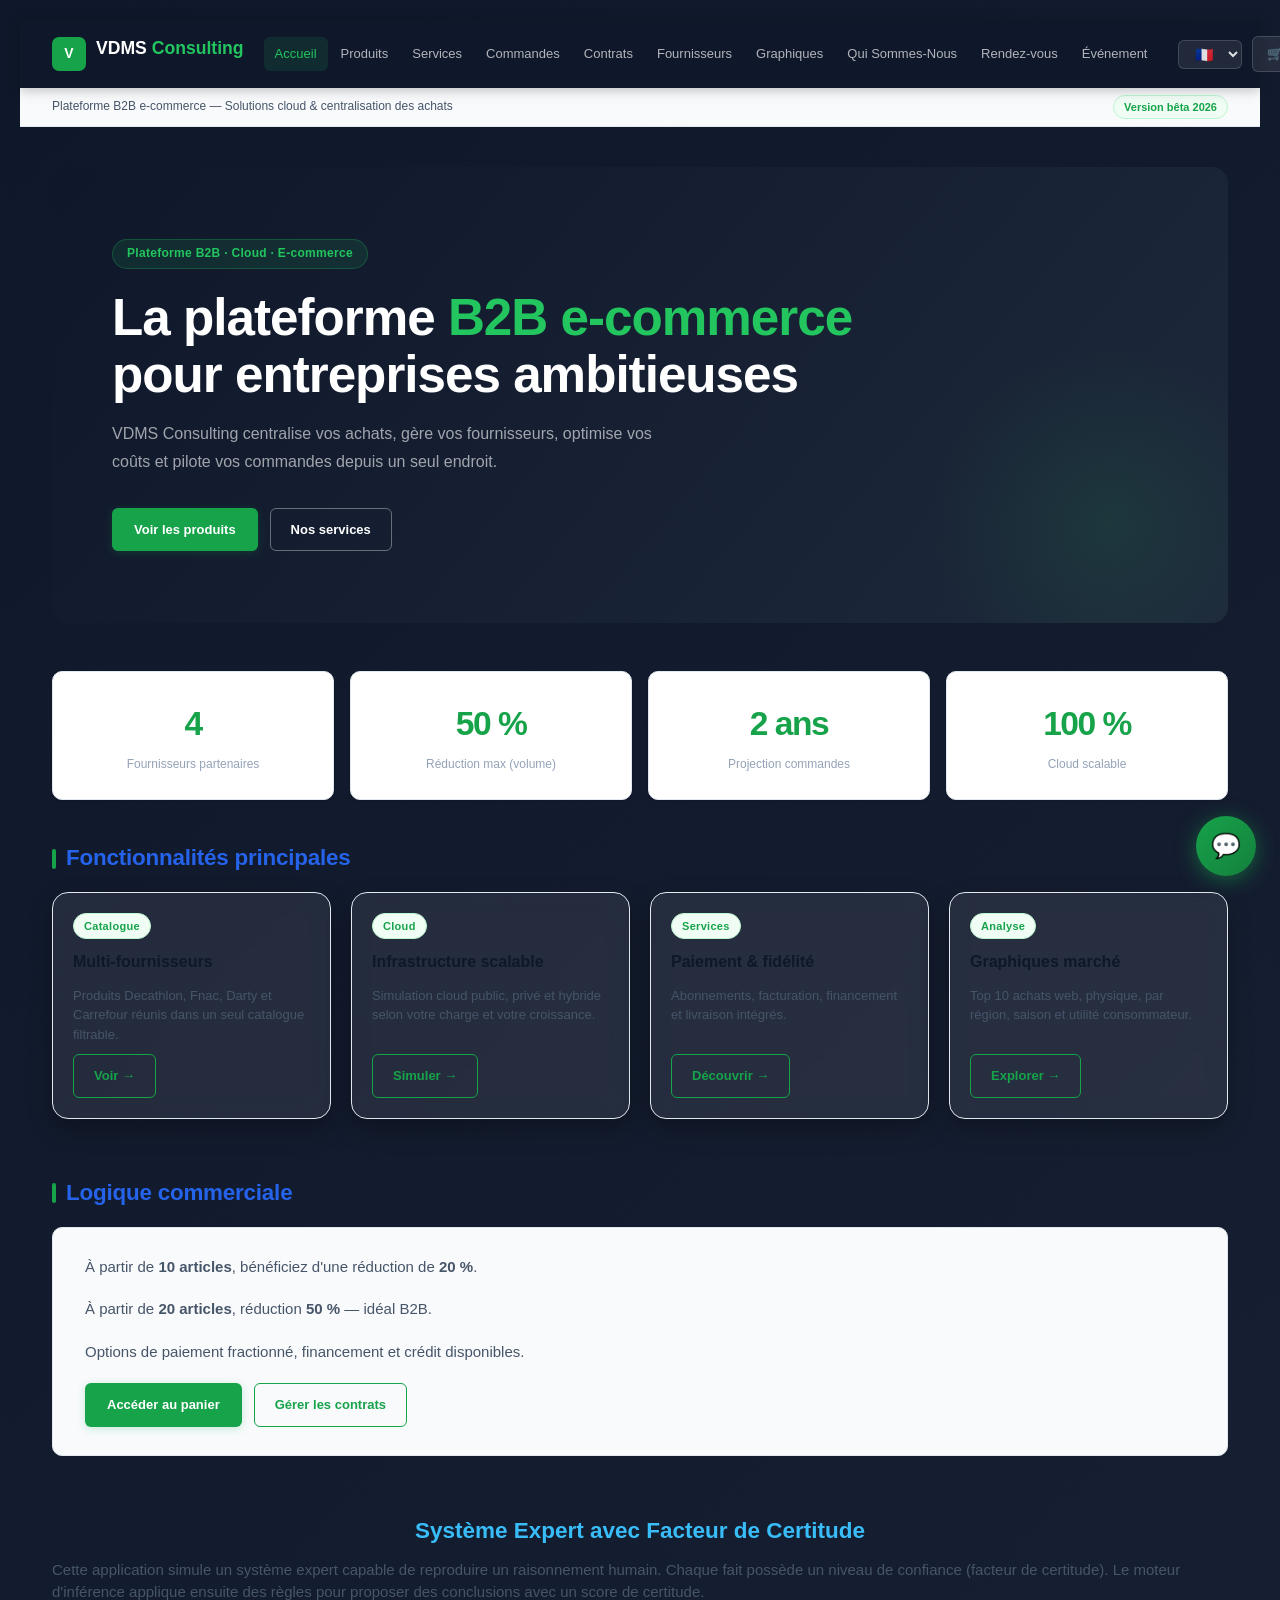
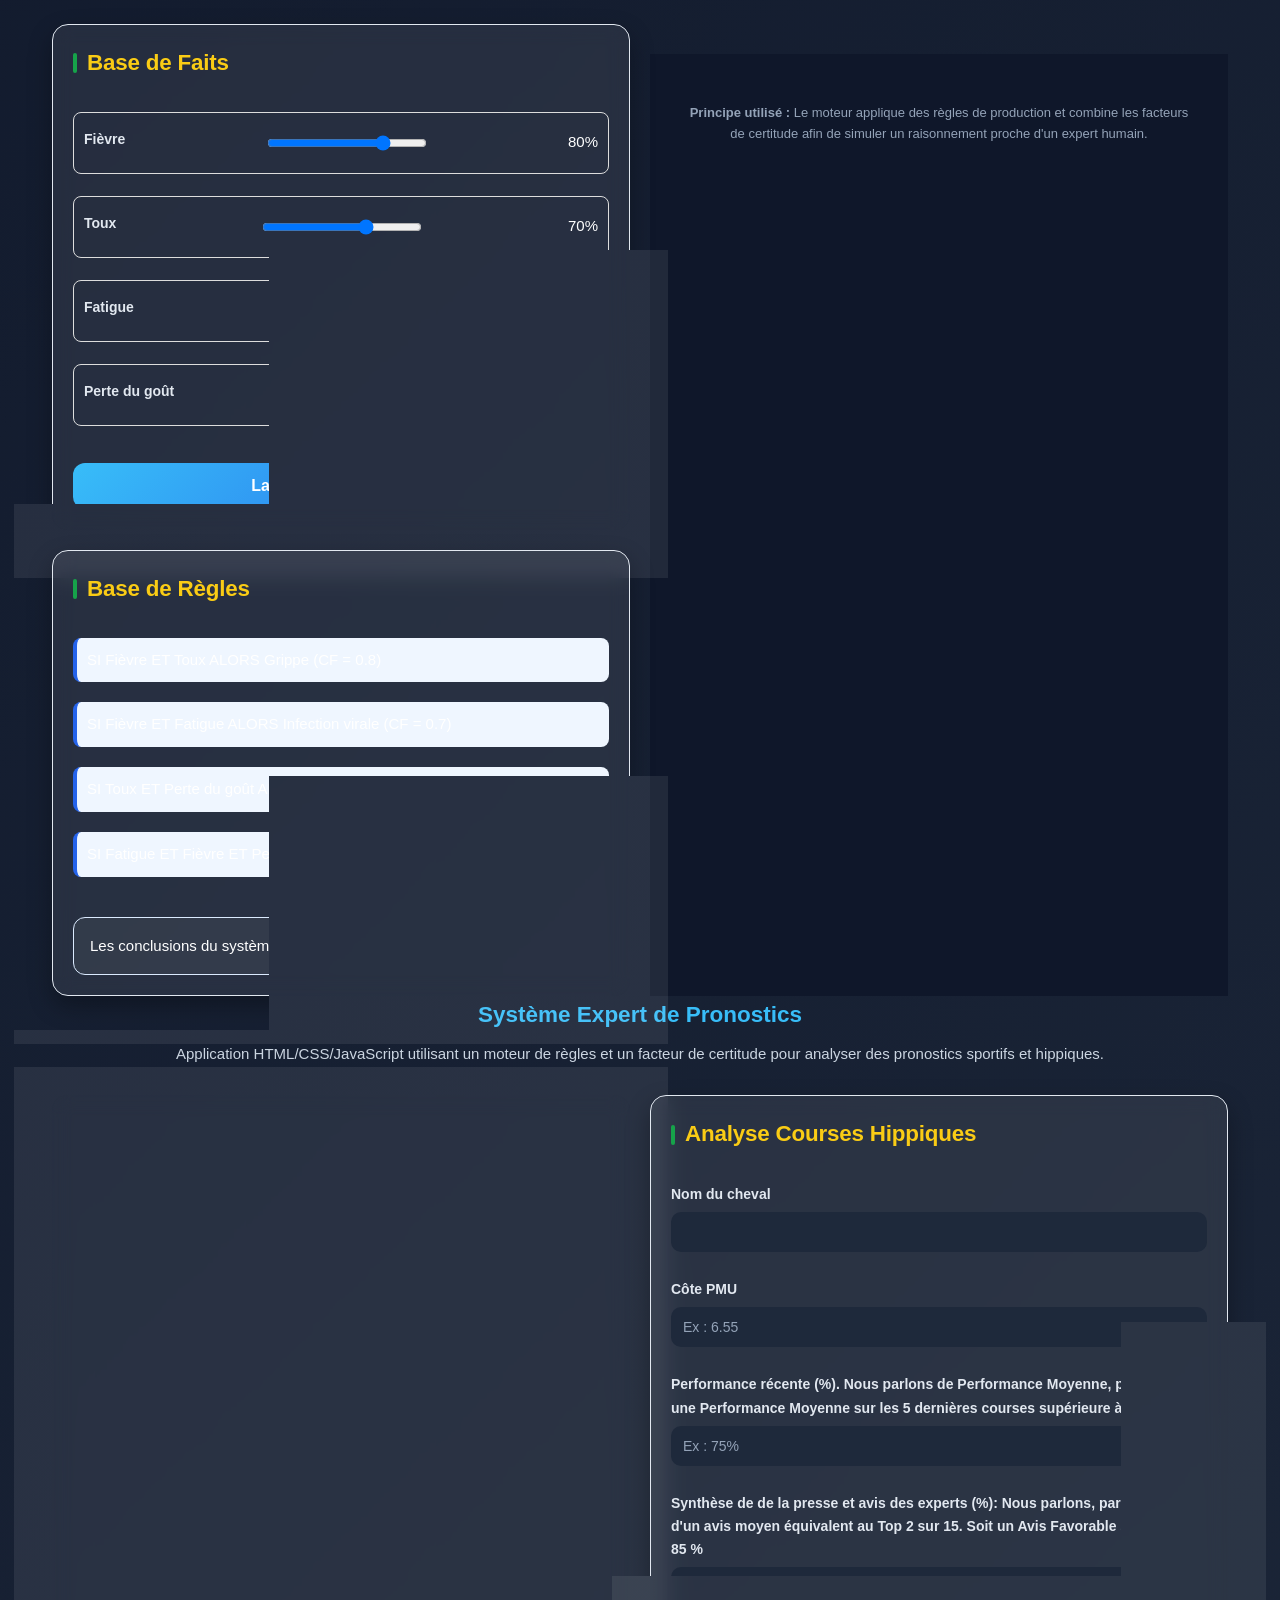
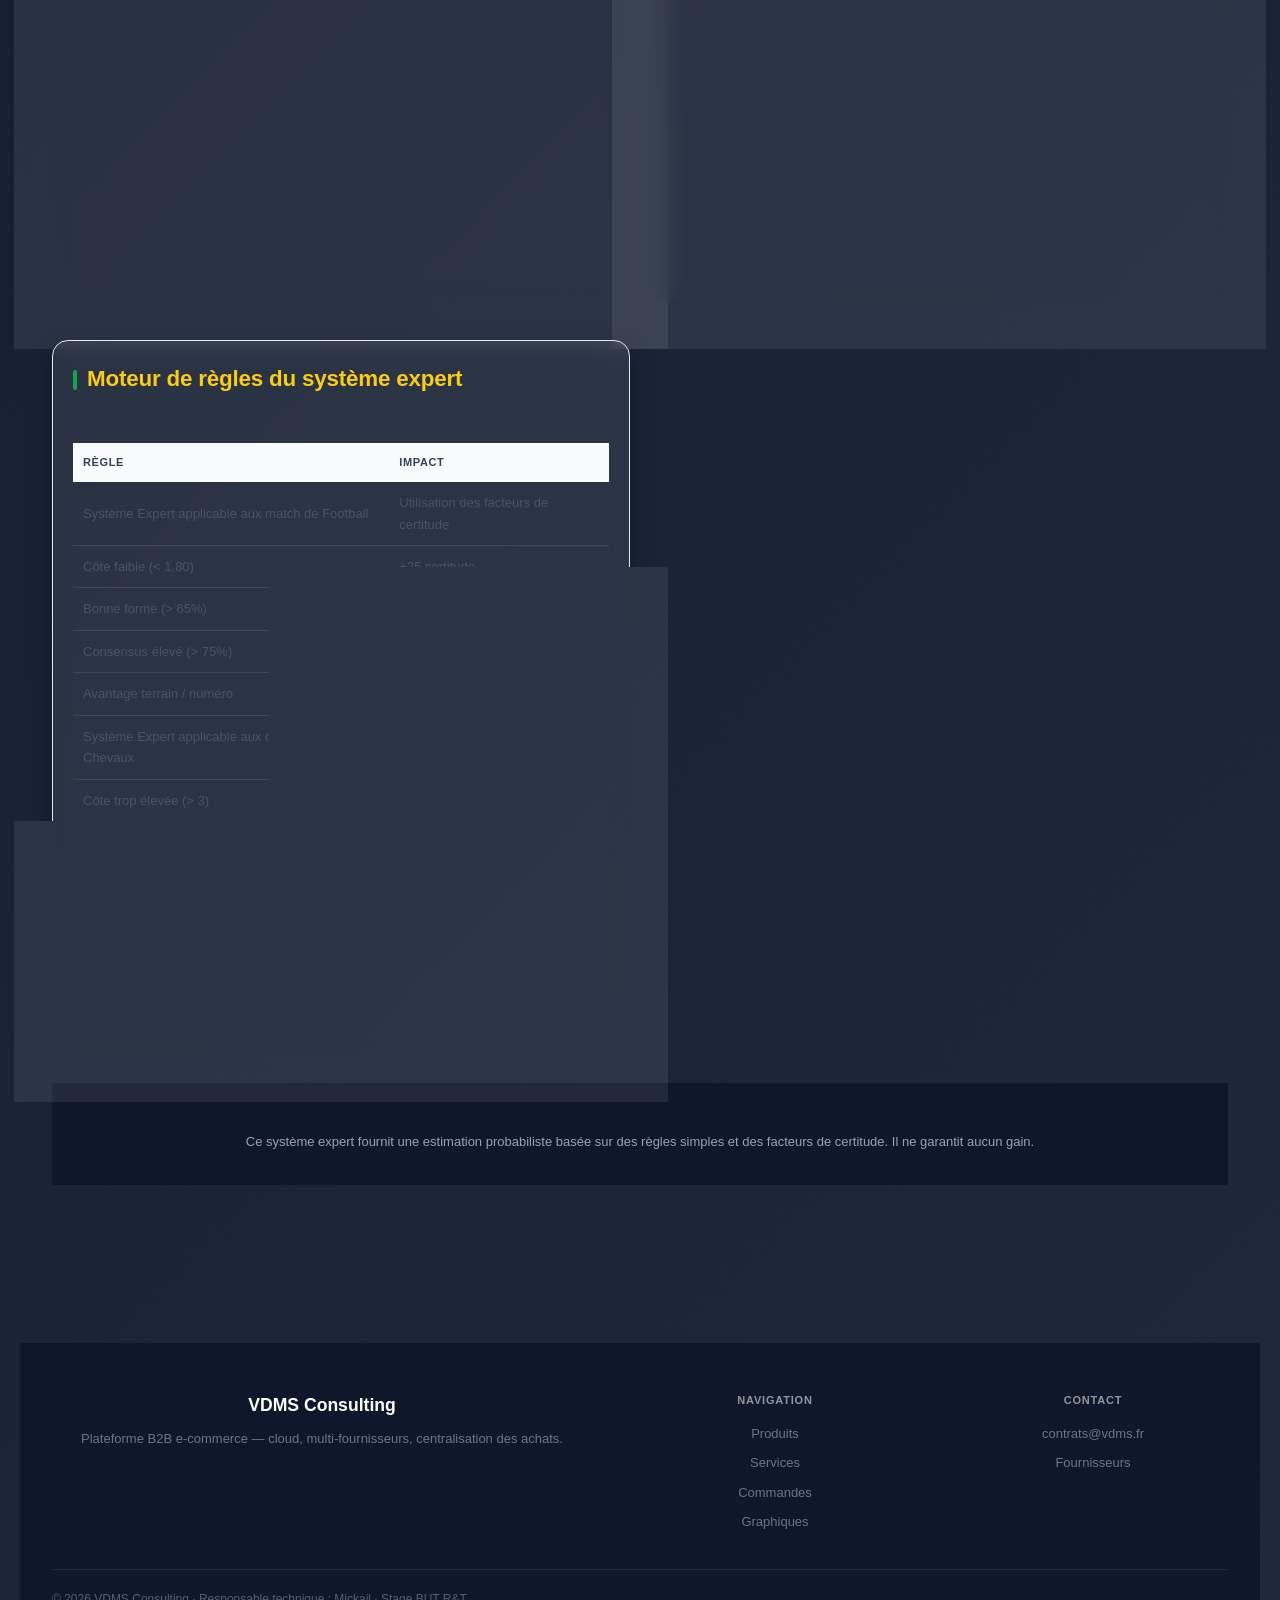
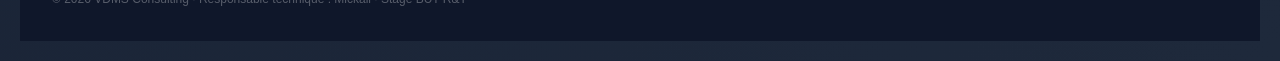
<file: index.html>
<!DOCTYPE html>
<html lang="fr" dir="ltr">
<head>
  <meta charset="UTF-8"/>
  <meta name="viewport" content="width=device-width, initial-scale=1.0"/>
  <title>VDMS Consulting — Plateforme B2B e-commerce</title>
  <meta name="description" content="VDMS Consulting — plateforme B2B e-commerce cloud, centralisation des achats, multi-fournisseurs."/>
  <link rel="stylesheet" href="style.css"/>
   <style>
    * {
      box-sizing: border-box;
      margin: 0;
      padding: 0;
      font-family: Arial, sans-serif;
    }

    body {
      background: #f4f7fb;
      color: #222;
      padding: 30px;
    }

    h1 {
      margin-bottom: 10px;
      color: #1e3a8a;
    }

    p {
      margin-bottom: 20px;
      line-height: 1.5;
    }

    .container {
      display: grid;
      grid-template-columns: 1fr 1fr;
      gap: 20px;
    }

    .card {
      background: white;
      border-radius: 14px;
      padding: 20px;
      box-shadow: 0 4px 12px rgba(0,0,0,0.08);
    }

    h2 {
      margin-bottom: 15px;
      color: #2563eb;
    }

    .fact {
      display: flex;
      justify-content: space-between;
      align-items: center;
      margin-bottom: 12px;
      padding: 10px;
      border: 1px solid #ddd;
      border-radius: 8px;
    }

    input[type="range"] {
      width: 160px;
    }

    .rule {
      background: #eff6ff;
      padding: 10px;
      border-radius: 8px;
      margin-bottom: 10px;
      border-left: 4px solid #2563eb;
    }

    button {
      margin-top: 15px;
      background: #2563eb;
      color: white;
      border: none;
      padding: 12px 18px;
      border-radius: 8px;
      cursor: pointer;
      transition: 0.2s;
      font-size: 15px;
    }

    button:hover {
      background: #1d4ed8;
    }

    .result {
      margin-top: 20px;
      padding: 15px;
      background: #f8fafc;
      border-radius: 10px;
      border: 1px solid #dbeafe;
    }

    .result-item {
      margin-bottom: 12px;
      padding: 10px;
      border-radius: 8px;
      background: white;
      border-left: 5px solid #16a34a;
    }

    .certainty {
      font-weight: bold;
      color: #dc2626;
    }

    .explanation {
      margin-top: 5px;
      font-size: 14px;
      color: #555;
    }

    .footer {
      margin-top: 30px;
      font-size: 14px;
      color: #666;
    }

    @media (max-width: 900px) {
      .container {
        grid-template-columns: 1fr;
      }
    }
  </style>

  <style>
    * {
      box-sizing: border-box;
      margin: 0;
      padding: 0;
      font-family: Arial, Helvetica, sans-serif;
    }

    body {
      background: linear-gradient(135deg, #0f172a, #1e293b);
      color: white;
      min-height: 100vh;
      padding: 20px;
    }

    .container {
      max-width: 1200px;
      margin: auto;
    }

    h1 {
      text-align: center;
      margin-bottom: 10px;
      color: #38bdf8;
    }

    p.description {
      text-align: center;
      margin-bottom: 30px;
      color: #cbd5e1;
    }

    .grid {
      display: grid;
      grid-template-columns: repeat(auto-fit, minmax(320px, 1fr));
      gap: 20px;
    }

    .card {
      background: rgba(255,255,255,0.08);
      backdrop-filter: blur(10px);
      border-radius: 16px;
      padding: 20px;
      box-shadow: 0 10px 25px rgba(0,0,0,0.3);
    }

    .card h2 {
      margin-bottom: 20px;
      color: #facc15;
    }

    .field {
      margin-bottom: 16px;
    }

    label {
      display: block;
      margin-bottom: 6px;
      color: #e2e8f0;
      font-size: 14px;
    }

    input, select {
      width: 100%;
      padding: 12px;
      border-radius: 10px;
      border: none;
      outline: none;
      background: #1e293b;
      color: white;
    }

    button {
      width: 100%;
      padding: 14px;
      border: none;
      border-radius: 12px;
      background: linear-gradient(135deg, #38bdf8, #2563eb);
      color: white;
      font-size: 16px;
      cursor: pointer;
      transition: 0.3s;
      font-weight: bold;
    }

    button:hover {
      transform: translateY(-2px);
      opacity: 0.95;
    }

    .result {
      margin-top: 20px;
      background: rgba(255,255,255,0.05);
      border-radius: 12px;
      padding: 16px;
      line-height: 1.6;
    }

    .badge {
      display: inline-block;
      padding: 6px 12px;
      border-radius: 999px;
      font-size: 12px;
      font-weight: bold;
      margin-top: 10px;
    }

    .high {
      background: #16a34a;
    }

    .medium {
      background: #ca8a04;
    }

    .low {
      background: #dc2626;
    }

    .rules {
      margin-top: 20px;
      font-size: 14px;
      color: #cbd5e1;
    }

    table {
      width: 100%;
      border-collapse: collapse;
      margin-top: 15px;
    }

    th, td {
      padding: 10px;
      border-bottom: 1px solid rgba(255,255,255,0.1);
      text-align: left;
    }

    .footer {
      margin-top: 30px;
      text-align: center;
      color: #94a3b8;
      font-size: 13px;
    }

  </style>

  <script>
    const sliders = document.querySelectorAll('input[type="range"]');

    sliders.forEach(slider => {
      slider.addEventListener('input', () => {
        document.getElementById(slider.id + 'Value').textContent = slider.value + '%';
      });
    });

    function executerSystemeExpert() {
      const faits = {
        fievre: parseInt(document.getElementById('fievre').value) / 100,
        toux: parseInt(document.getElementById('toux').value) / 100,
        fatigue: parseInt(document.getElementById('fatigue').value) / 100,
        gout: parseInt(document.getElementById('gout').value) / 100
      };

      const regles = [
        {
          conclusion: 'Grippe',
          conditions: ['fievre', 'toux'],
          certitude: 0.8,
          description: 'Présence simultanée de fièvre et de toux.'
        },
        {
          conclusion: 'Infection virale',
          conditions: ['fievre', 'fatigue'],
          certitude: 0.7,
          description: 'Association fréquente entre fatigue et fièvre.'
        },
        {
          conclusion: 'COVID-19',
          conditions: ['toux', 'gout'],
          certitude: 0.9,
          description: 'La perte du goût est fortement corrélée au COVID-19.'
        },
        {
          conclusion: 'COVID-19 sévère',
          conditions: ['fatigue', 'fievre', 'gout'],
          certitude: 0.95,
          description: 'Plusieurs symptômes critiques détectés simultanément.'
        }
      ];

      const conclusions = [];

      regles.forEach(regle => {
        const niveauConfiance = Math.min(
          ...regle.conditions.map(condition => faits[condition])
        );

        const facteurFinal = niveauConfiance * regle.certitude;

        if (facteurFinal > 0.2) {
          conclusions.push({
            conclusion: regle.conclusion,
            certitude: facteurFinal,
            explication: regle.description
          });
        }
      });

      conclusions.sort((a, b) => b.certitude - a.certitude);

      afficherResultats(conclusions);
    }

    function afficherResultats(conclusions) {
      const zone = document.getElementById('resultats');

      if (conclusions.length === 0) {
        zone.innerHTML = '<p>Aucune conclusion fiable trouvée.</p>';
        return;
      }

      let html = '<h3>Conclusions générées</h3>';

      conclusions.forEach(item => {
        html += `
          <div class="result-item">
            <strong>${item.conclusion}</strong><br>
            Facteur de certitude :
            <span class="certainty">
              ${(item.certitude * 100).toFixed(1)}%
            </span>
            <div class="explanation">
              ${item.explication}
            </div>
          </div>
        `;
      });

      zone.innerHTML = html;
    }
  </script>   

  <script>

    function calculerFacteurCertitude(data) {
      let score = 0;
      let explications = [];

      if (data.odds < 1.8) {
        score += 25;
        explications.push("✔ Côte faible favorable");
      }

      if (data.odds > 3) {
        score -= 20;
        explications.push("✖ Côte élevée = risque important");
      }

      if (data.form > 65) {
        score += 25;
        explications.push("✔ Excellente forme récente");
      }

      if (data.form < 35) {
        score -= 20;
        explications.push("✖ Mauvaise dynamique récente");
      }

      if (data.experts > 75) {
        score += 25;
        explications.push("✔ Consensus élevé des pronostiqueurs");
      }

      if (data.experts < 55) {
        score -= 20;
        explications.push("✖ Faible confiance des experts");
      }

      if (data.advantage === 'oui') {
        score += 25;
        explications.push("✔ Avantage stratégique détecté");
      }

      score = Math.max(0, Math.min(score, 100));

      return {
        score,
        explications
      };
    }

     function calculerFacteurCertitudeCheval(data) {
      let score = 0;
      let explications = [];

      if (data.odds < 10) {
        score += 25;
        explications.push("✔ Côte faible favorable");
      }

      if (data.odds > 12 ) {
        score -= 20;
        explications.push("✖ Côte élevée = risque important");
      }

      if (data.form > 45) {
        score += 25;
        explications.push("✔ Excellente forme récente");
      }

      if (data.form < 35) {
        score -= 20;
        explications.push("✖ Mauvaise dynamique récente");
      }

      if (data.experts > 75) {
        score += 25;
        explications.push("✔ Consensus élevé des pronostiqueurs");
      }

      if (data.experts < 55) {
        score -= 20;
        explications.push("✖ Faible confiance des experts");
      }

      if (data.advantage === 'oui') {
        score += 25;
        explications.push("✔ Avantage stratégique détecté");
      }

      score = Math.max(0, Math.min(score, 100));

      return {
        score,
        explications
      };
    }

    function niveauConfiance(score) {
      if(score >= 75) {
        return {
          label: 'Forte confiance',
          className: 'high'
        };
      }

      if(score >= 50) {
        return {
          label: 'Confiance moyenne',
          className: 'medium'
        };
      }

      return {
        label: 'Faible confiance',
        className: 'low'
      };
    }

    function analyserFootball() {
      const team = document.getElementById('team').value;
      const odds = parseFloat(document.getElementById('odds').value);
      const form = parseInt(document.getElementById('form').value);
      const experts = parseInt(document.getElementById('experts').value);
      const advantage = document.getElementById('homeAdvantage').value;

      const resultat = calculerFacteurCertitude({
        odds,
        form,
        experts,
        advantage
      });

      const niveau = niveauConfiance(resultat.score);

      let prediction = 'Match imprévisible';

      if(resultat.score >= 75) {
        prediction = `${team} possède un profil très favorable pour la victoire.`;
      } else if(resultat.score >= 50) {
        prediction = `${team} présente des indicateurs intéressants mais le risque reste modéré.`;
      } else {
        prediction = `${team} présente trop d'incertitudes pour un pari sécurisé.`;
      }

      document.getElementById('footballResult').innerHTML = `
        <h3>Analyse IA du match</h3>
        <p><strong>Prédiction :</strong> ${prediction}</p>
        <p><strong>Facteur de certitude :</strong> ${resultat.score}%</p>
        <div class="badge ${niveau.className}">${niveau.label}</div>
        <ul style="margin-top:15px; padding-left:20px;">
          ${resultat.explications.map(e => `<li>${e}</li>`).join('')}
        </ul>
      `;
    }

    function analyserCheval() {
      const horse = document.getElementById('horse').value;
      const odds = parseFloat(document.getElementById('horseOdds').value);
      const form = parseInt(document.getElementById('horseForm').value);
      const experts = parseInt(document.getElementById('horseExperts').value);
      const advantage = document.getElementById('horseNumberAdvantage').value;

      const resultat = calculerFacteurCertitudeCheval({
        odds,
        form,
        experts,
        advantage
      });

      const niveau = niveauConfiance(resultat.score);

      let prediction = 'Course très ouverte';

      if(resultat.score >= 75) {
        prediction = `${horse} possède un excellent profil statistique pour finir placé.`;
      } else if(resultat.score >= 50) {
        prediction = `${horse} peut créer une opportunité intéressante selon la stratégie de jeu.`;
      } else {
        prediction = `${horse} semble présenter un risque élevé selon les règles du système expert.`;
      }

      document.getElementById('horseResult').innerHTML = `
        <h3>Analyse IA de la course</h3>
        <p><strong>Prédiction :</strong> ${prediction}</p>
        <p><strong>Facteur de certitude :</strong> ${resultat.score}%</p>
        <div class="badge ${niveau.className}">${niveau.label}</div>
        <ul style="margin-top:15px; padding-left:20px;">
          ${resultat.explications.map(e => `<li>${e}</li>`).join('')}
        </ul>
      `;
    }

  </script>

  </head>
<body>

<!-- HEADER -->
<header>
  <div class="header-inner">
    <a class="logo-block" href="index.html">
      <div class="logo-icon">V</div>
      <h1>VDMS <em>Consulting</em></h1>
    </a>
    <button class="burger" onclick="toggleMenu()" aria-label="Menu"><span></span><span></span><span></span></button>
    <nav id="nav-menu">
      <a href="index.html" class="active" data-i18n="nav_home">Accueil</a>
      <a href="produits.html" data-i18n="nav_products">Produits</a>
      <a href="services.html" data-i18n="nav_services">Services</a>
      <a href="commandes.html" data-i18n="nav_orders">Commandes</a>
      <a href="contrats.html" data-i18n="nav_contracts">Contrats</a>
      <a href="fournisseurs.html" data-i18n="nav_suppliers">Fournisseurs</a>
      <a href="graphiques.html" data-i18n="nav_charts">Graphiques</a>
      <a href="qui-sommes-nous.html">Qui Sommes-Nous</a>
      <a href="rendez-vous.html">Rendez-vous</a>
      <a href="evenement.html">Événement</a>
    </nav>
    <div class="header-right">
            <select class="lang-select" id="lang-select" title="Language">
        <option value="fr">🇫🇷</option>
        <option value="en">🇬🇧</option>
        <option value="es">🇪🇸</option>
        <option value="de">🇩🇪</option>
        <option value="zh">🇨🇳</option>
        <option value="ar">🇸🇦</option>
      </select>
      <a class="panier-link" href="panier.html">
        🛒 <span data-i18n="nav_cart">Panier</span>
        <span class="compteur-panier">0</span>
      </a>
    </div>
  </div>
</header>

<!-- TOPBAR -->
<div class="topbar">
  <div class="topbar-inner">
    <span data-i18n="topbar_msg">Plateforme B2B e-commerce — Solutions cloud & centralisation des achats</span>
    <span class="topbar-tag" data-i18n="topbar_tag">Version bêta 2026</span>
  </div>
</div>

<main>
     <!-- HERO -->
  <div class="hero">
    <div class="hero-label" data-i18n="hero_label">Plateforme B2B · Cloud · E-commerce</div>
    <h2 data-i18n="hero_title">La plateforme <em>B2B e-commerce</em><br>pour entreprises ambitieuses</h2>
    <p data-i18n="hero_desc">VDMS Consulting centralise vos achats, gère vos fournisseurs, optimise vos coûts et pilote vos commandes depuis un seul endroit.</p>
    <div class="hero-actions">
      <a class="btn" href="produits.html" data-i18n="hero_btn1">Voir les produits</a>
      <a class="btn-ghost" href="services.html" data-i18n="hero_btn2">Nos services</a>
    </div>
  </div>

  <!-- STATS -->
  <div class="stat-row">
    <div class="stat-card">
      <span class="stat-val" data-i18n="stat1_val">4</span>
      <div class="stat-lbl" data-i18n="stat1_lbl">Fournisseurs partenaires</div>
    </div>
    <div class="stat-card">
      <span class="stat-val" data-i18n="stat2_val">50 %</span>
      <div class="stat-lbl" data-i18n="stat2_lbl">Réduction max (volume)</div>
    </div>
    <div class="stat-card">
      <span class="stat-val" data-i18n="stat3_val">2 ans</span>
      <div class="stat-lbl" data-i18n="stat3_lbl">Projection commandes</div>
    </div>
    <div class="stat-card">
      <span class="stat-val" data-i18n="stat4_val">100 %</span>
      <div class="stat-lbl" data-i18n="stat4_lbl">Cloud scalable</div>
    </div>
  </div>

  <!-- FEATURES -->
  <section>
    <h2 data-i18n="features_title">Fonctionnalités principales</h2>
    <div class="card-container">
      <div class="card">
        <div class="card-badge" data-i18n="feat1_badge">Catalogue</div>
        <h3 data-i18n="feat1_title">Multi-fournisseurs</h3>
        <p data-i18n="feat1_desc">Produits Decathlon, Fnac, Darty et Carrefour réunis dans un seul catalogue filtrable.</p>
        <div class="mt-auto"><a class="btn-outline" href="produits.html" data-i18n="btn_see">Voir →</a></div>
      </div>
      <div class="card">
        <div class="card-badge" data-i18n="feat2_badge">Cloud</div>
        <h3 data-i18n="feat2_title">Infrastructure scalable</h3>
        <p data-i18n="feat2_desc">Simulation cloud public, privé et hybride selon votre charge et votre croissance.</p>
        <div class="mt-auto"><a class="btn-outline" href="commandes.html" data-i18n="btn_simulate">Simuler →</a></div>
      </div>
      <div class="card">
        <div class="card-badge" data-i18n="feat3_badge">Services</div>
        <h3 data-i18n="feat3_title">Paiement & fidélité</h3>
        <p data-i18n="feat3_desc">Abonnements, facturation, financement et livraison intégrés.</p>
        <div class="mt-auto"><a class="btn-outline" href="services.html" data-i18n="btn_discover">Découvrir →</a></div>
      </div>
      <div class="card">
        <div class="card-badge" data-i18n="feat4_badge">Analyse</div>
        <h3 data-i18n="feat4_title">Graphiques marché</h3>
        <p data-i18n="feat4_desc">Top 10 achats web, physique, par région, saison et problèmes consommateurs.</p>
        <div class="mt-auto"><a class="btn-outline" href="graphiques.html" data-i18n="btn_explore">Explorer →</a></div>
      </div>
    </div>
  </section>

  <!-- LOGIQUE -->
  <section>
    <h2 data-i18n="logic_title">Logique commerciale</h2>
    <div class="section-box">
      <p data-i18n="logic_p1">À partir de <strong>10 articles</strong>, bénéficiez d'une réduction de <strong>20 %</strong>.</p>
      <p data-i18n="logic_p2">À partir de <strong>20 articles</strong>, la réduction monte à <strong>50 %</strong> — idéal pour les commandes groupées B2B.</p>
      <p data-i18n="logic_p3">Des options de paiement fractionné, financement et crédit sont disponibles.</p>
      <div class="flex gap-12 mt-16">
        <a class="btn" href="panier.html" data-i18n="btn_cart">Accéder au panier</a>
        <a class="btn-outline" href="contrats.html" data-i18n="btn_contracts">Gérer les contrats</a>
      </div>
    </div>
 </section>
<section>
<div>
<h1>Système Expert avec Facteur de Certitude</h1>

  <p>
    Cette application simule un système expert capable de reproduire un raisonnement humain.
    Chaque fait possède un niveau de confiance (facteur de certitude). Le moteur d'inférence
    applique ensuite des règles pour proposer des conclusions avec un score de certitude.
  </p>

<div class="container">
  <div class="grid">
    <div class="card">
      <h2>Base de Faits</h2>

      <div class="fact">
        <label>Fièvre</label>
        <input type="range" id="fievre" min="0" max="100" value="80" />
        <span id="fievreValue">80%</span>
      </div>

      <div class="fact">
        <label>Toux</label>
        <input type="range" id="toux" min="0" max="100" value="70" />
        <span id="touxValue">70%</span>
      </div>

      <div class="fact">
        <label>Fatigue</label>
        <input type="range" id="fatigue" min="0" max="100" value="60" />
        <span id="fatigueValue">60%</span>
      </div>

      <div class="fact">
        <label>Perte du goût</label>
        <input type="range" id="gout" min="0" max="100" value="50" />
        <span id="goutValue">50%</span>
      </div>

      <button onclick="executerSystemeExpert()">
        Lancer le raisonnement
      </button>
    </div>

    <div class="card">
      <h2>Base de Règles</h2>

      <div class="rule">
        SI Fièvre ET Toux ALORS Grippe (CF = 0.8)
      </div>

      <div class="rule">
        SI Fièvre ET Fatigue ALORS Infection virale (CF = 0.7)
      </div>

      <div class="rule">
        SI Toux ET Perte du goût ALORS COVID-19 (CF = 0.9)
      </div>

      <div class="rule">
        SI Fatigue ET Fièvre ET Perte du goût ALORS COVID-19 sévère (CF = 0.95)
      </div>

      <div class="result" id="resultats">
        Les conclusions du système expert apparaîtront ici.
      </div>
    </div>

  </div>

  <div class="footer">
    <strong>Principe utilisé :</strong>
    Le moteur applique des règles de production et combine les facteurs de certitude
    afin de simuler un raisonnement proche d'un expert humain.
  </div>
</div>

<div>
 
    <h1>Système Expert de Pronostics</h1>
    <p class="description">
      Application HTML/CSS/JavaScript utilisant un moteur de règles et un facteur de certitude pour analyser des pronostics sportifs et hippiques.
    </p>

  <div class="container">
   
      <div class="card">
        <h2>Analyse Ligue 1</h2>

        <div class="field">
          <label>Équipe favorite</label>
          <input type="text" id="team" placeholder="Ex : PSG">
        </div>

        <div class="field">
          <label>Côte du bookmaker</label>
          <input type="number" id="odds" step="0.01" placeholder="Ex : 1.55">
        </div>

        <div class="field">
          <label>Forme récente (%) : Nous parlons de forme moyenne, par exemple une Forme Moyenne sur les 5 derniers matchs supérieure à 85 %</label>
          <input type="number" id="form" min="0" max="100" placeholder="Ex : 85">
        </div>

        <div class="field">
          <label>Consensus pronostiqueurs (%) : Nous parlons de consensus moyen des pronostics, par exemple un Consensus Moyen favorabe et supérieure à 85 % </label>
          <input type="number" id="experts" min="0" max="100" placeholder="Ex : 85">
        </div>

        <div class="field">
          <label>Avantage domicile</label>
          <select id="homeAdvantage">
            <option value="oui">Oui</option>
            <option value="non">Non</option>
          </select>
        </div>

        <button onclick="analyserFootball()">Analyser le match</button>

        <div class="result" id="footballResult">
          En attente d'analyse...
        </div>
      </div>

       <div class="card">
        <h2>Analyse Courses Hippiques</h2>

        <div class="field">
          <label>Nom du cheval</label>
          <input type="text" id="horse">
        </div>

        <div class="field">
          <label>Côte PMU</label>
          <input type="number" id="horseOdds" step="0.01" placeholder="Ex : 6.55">
        </div>

        <div class="field">
          <label>Performance récente (%). Nous parlons de Performance Moyenne, par exemple une Performance  Moyenne sur les 5 dernières courses supérieure à 75 % </label>
          <input type="number" id="horseForm" min="0" max="100" placeholder="Ex : 75%">
        </div>

        <div class="field">
          <label>Synthèse de de la presse et avis des experts (%): Nous parlons, par exemple d'un avis moyen équivalent au Top 2 sur 15. Soit un Avis Favorable supérieure à 85 % </label>
          <input type="number" id="horseExperts" min="0" max="100" placeholder="Ex : 85%">
        </div>

        <div class="field">
          <label>Pronostic avantageux: Parmis les 5 premiers</label>
          <select id="horseNumberAdvantage">
            <option value="oui">Oui</option>
            <option value="non">Non</option>
          </select>
        </div>

        <button onclick="analyserCheval()">Analyser le cheval</button>

        <div class="result" id="horseResult">
          En attente d'analyse...
        </div>
    </div>

<div class="card rules">
      <h2>Moteur de règles du système expert</h2>

      <table>
        <thead>
          <tr>
            <th>Règle</th>
            <th>Impact</th>
          </tr>
        </thead>
        <tbody>
          <tr>
            <td>Système Expert applicable aux match de Football</td>
            <td>Utilisation des facteurs de certitude</td>
          </tr>
          <tr>
            <td>Côte faible (&lt; 1.80)</td>
            <td>+25 certitude</td>
          </tr>
          <tr>
            <td>Bonne forme (&gt; 65%)</td>
            <td>+25 certitude</td>
          </tr>
          <tr>
            <td>Consensus élevé (&gt; 75%)</td>
            <td>+25 certitude</td>
          </tr>
          <tr>
            <td>Avantage terrain / numéro</td>
            <td>+25 certitude</td>
          </tr>
          <tr>
            <td>Système Expert applicable aux courses de Chevaux</td>
            <td>Utilisation des facteurs de certitude</td>
          </tr>
          <tr>
            <td>Côte trop élevée (&gt; 3)</td>
            <td>-20 certitude</td>
          </tr>
        </tbody>

        <tbody>
          <tr>
            <td>Côte faible (&lt; 10)</td>
            <td>+25 certitude</td>
          </tr>
          <tr>
            <td>Bonne forme (&gt; 45%)</td>
            <td>+25 certitude</td>
          </tr>
          <tr>
            <td>Consensus élevé (&gt; 75%)</td>
            <td>+25 certitude</td>
          </tr>
          <tr>
            <td>Pronostic avantageux: Parmis les 5 premiers</td>
            <td>+25 certitude</td>
          </tr>
          <tr>
            <td>Côte trop élevée (&gt; 12)</td>
            <td>-20 certitude</td>
          </tr>
        </tbody>
      </table>
    </div>
   
  </div>
</div>
  
<div class="footer">
      Ce système expert fournit une estimation probabiliste basée sur des règles simples et des facteurs de certitude. Il ne garantit aucun gain.
</div>

</div>
 </section>
  </main>
<!-- FOOTER -->
<footer class="footer">
  <div class="footer-inner">
    <div class="footer-brand">
      <h3>VDMS Consulting</h3>
      <p data-i18n="footer_desc">Plateforme B2B e-commerce — cloud, multi-fournisseurs, centralisation des achats professionnels.</p>
    </div>
    <div class="footer-col">
      <h4 data-i18n="footer_nav">Navigation</h4>
      <a href="produits.html" data-i18n="nav_products">Produits</a>
      <a href="services.html" data-i18n="nav_services">Services</a>
      <a href="commandes.html" data-i18n="nav_orders">Commandes</a>
      <a href="graphiques.html" data-i18n="nav_charts">Graphiques</a>
    </div>
    <div class="footer-col">
      <h4 data-i18n="footer_contact">Contact</h4>
      <a href="contrats.html"><span class="__cf_email__" data-cfemail="690a06071d1b081d1a291f0d041a470f1b">[email&#160;protected]</span></a>
      <a href="fournisseurs.html" data-i18n="nav_suppliers">Fournisseurs</a>
    </div>
  </div>
  <div class="footer-bottom">
    <span data-i18n="footer_legal">© 2026 VDMS Consulting · Resp
  <div class="footer-bottom">
    <span data-i18n="footer_legal"></span>
    <span>Dirigeant : <em>Vahid Mousaei</em></span>
  </div>
  </div>     
</footer>
<script src="script.js"></script>
  </body>
</html>
</file>
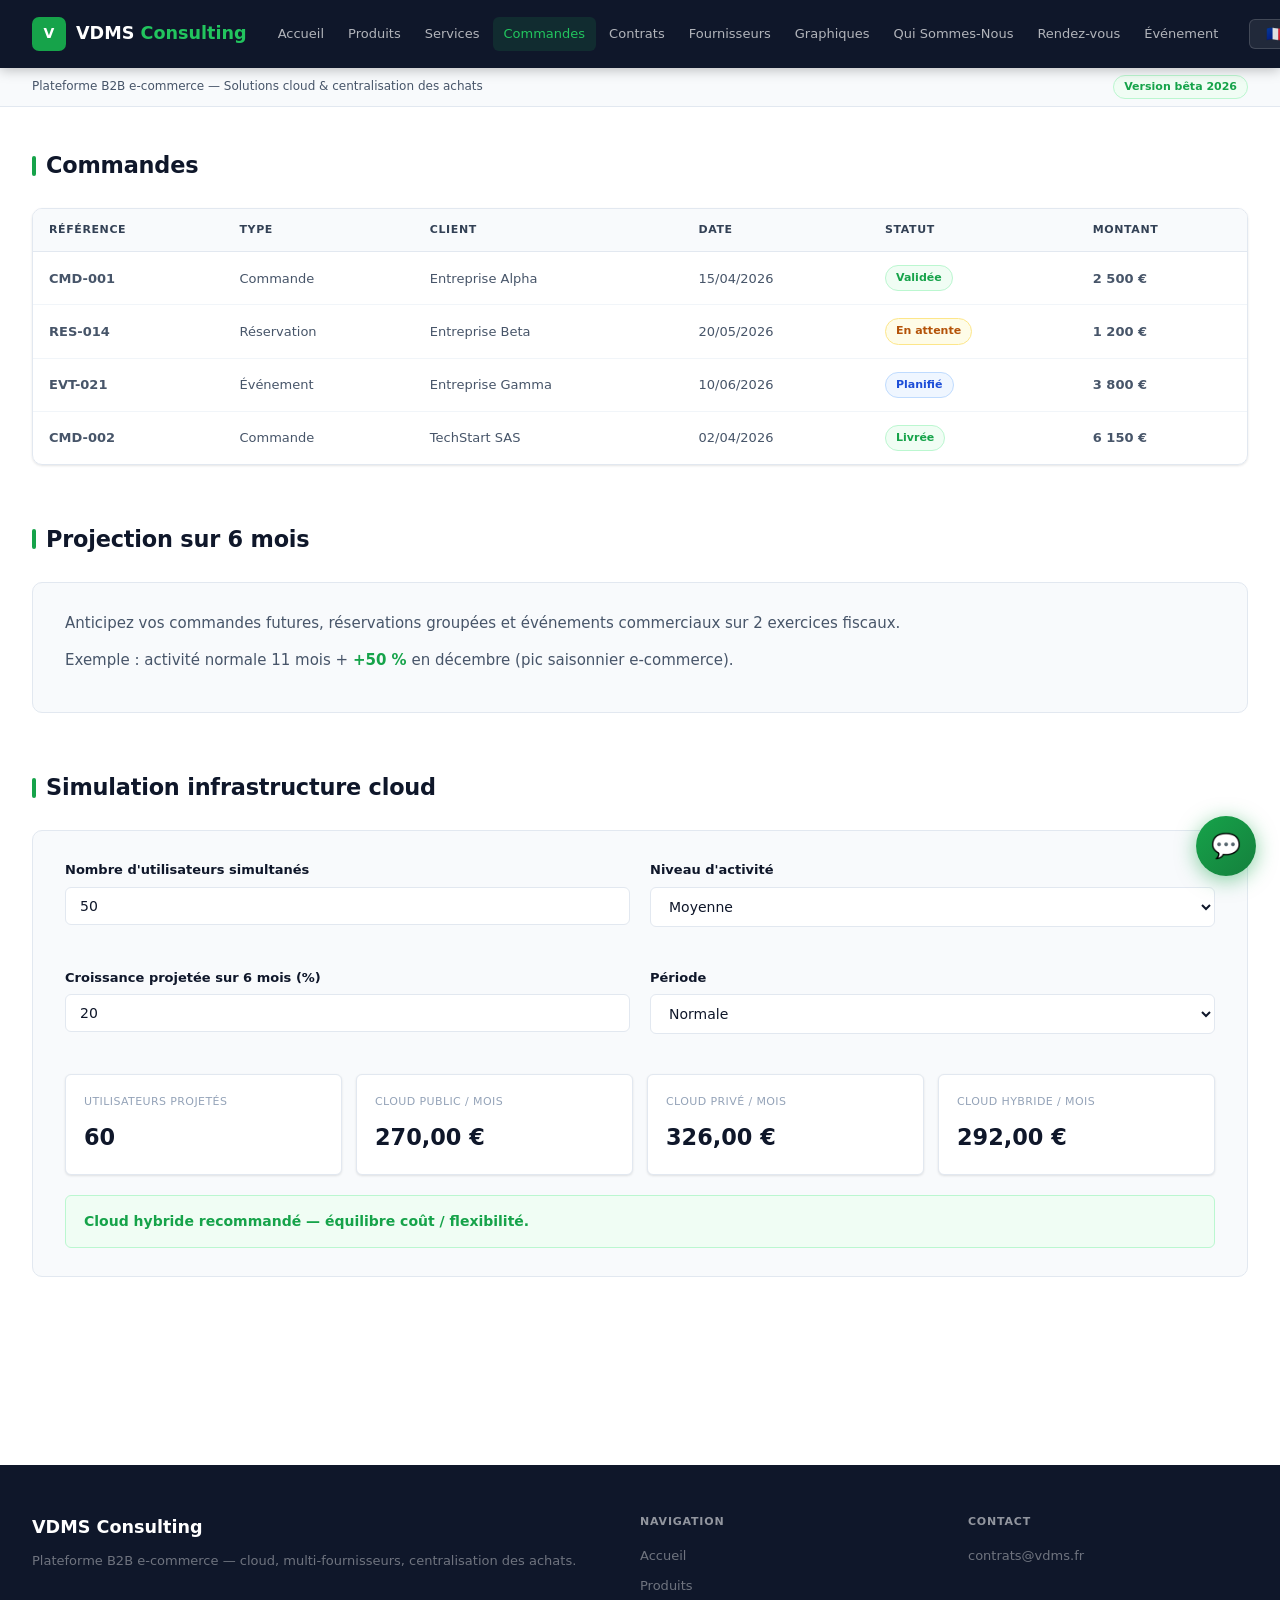
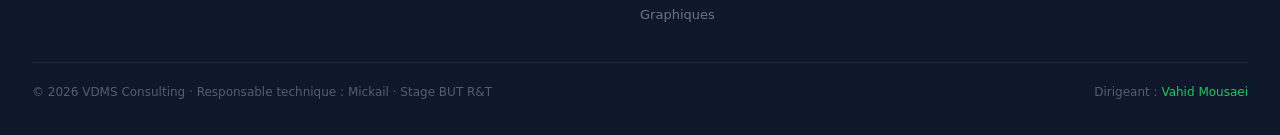
<file: commandes.html>
<!DOCTYPE html>
<html lang="fr" dir="ltr">
<head>
  <meta charset="UTF-8"/>
  <meta name="viewport" content="width=device-width, initial-scale=1.0"/>
  <title>VDMS Consulting — Commandes</title>
  <link rel="stylesheet" href="style.css"/>
</head>
<body>
<header>
  <div class="header-inner">
    <a class="logo-block" href="index.html"><div class="logo-icon">V</div><h1>VDMS <em>Consulting</em></h1></a>
    <button class="burger" onclick="toggleMenu()" aria-label="Menu"><span></span><span></span><span></span></button>
    <nav id="nav-menu">
      <a href="index.html" data-i18n="nav_home">Accueil</a>
      <a href="produits.html" data-i18n="nav_products">Produits</a>
      <a href="services.html" data-i18n="nav_services">Services</a>
      <a href="commandes.html" class="active" data-i18n="nav_orders">Commandes</a>
      <a href="contrats.html" data-i18n="nav_contracts">Contrats</a>
      <a href="fournisseurs.html" data-i18n="nav_suppliers">Fournisseurs</a>
      <a href="graphiques.html" data-i18n="nav_charts">Graphiques</a>
      <a href="qui-sommes-nous.html">Qui Sommes-Nous</a>
      <a href="rendez-vous.html">Rendez-vous</a>
      <a href="evenement.html">Événement</a>
    </nav>
    <div class="header-right">
      <select class="lang-select" id="lang-select" title="Language">
        <option value="fr">🇫🇷</option>
        <option value="en">🇬🇧</option>
        <option value="es">🇪🇸</option>
        <option value="de">🇩🇪</option>
        <option value="zh">🇨🇳</option>
        <option value="ar">🇸🇦</option>
      </select>
      <a class="panier-link" href="panier.html">🛒&nbsp;<span data-i18n="nav_cart">Panier</span>&nbsp;<span class="compteur-panier">0</span></a>
    </div>
  </div>
</header>
<div class="topbar"><div class="topbar-inner"><span data-i18n="topbar_msg"></span><span class="topbar-tag" data-i18n="topbar_tag"></span></div></div>

<main>
  <section>
    <h2 data-i18n="nav_orders">Commandes</h2>
    <div class="table-wrap">
      <table>
        <thead>
          <tr><th>Référence</th><th>Type</th><th>Client</th><th>Date</th><th>Statut</th><th>Montant</th></tr>
        </thead>
        <tbody>
          <tr>
            <td><strong>CMD-001</strong></td><td>Commande</td><td>Entreprise Alpha</td>
            <td>15/04/2026</td><td><span class="badge badge-green">Validée</span></td>
            <td><strong>2 500 €</strong></td>
          </tr>
          <tr>
            <td><strong>RES-014</strong></td><td>Réservation</td><td>Entreprise Beta</td>
            <td>20/05/2026</td><td><span class="badge badge-yellow">En attente</span></td>
            <td><strong>1 200 €</strong></td>
          </tr>
          <tr>
            <td><strong>EVT-021</strong></td><td>Événement</td><td>Entreprise Gamma</td>
            <td>10/06/2026</td><td><span class="badge badge-blue">Planifié</span></td>
            <td><strong>3 800 €</strong></td>
          </tr>
          <tr>
            <td><strong>CMD-002</strong></td><td>Commande</td><td>TechStart SAS</td>
            <td>02/04/2026</td><td><span class="badge badge-green">Livrée</span></td>
            <td><strong>6 150 €</strong></td>
          </tr>
        </tbody>
      </table>
    </div>
  </section>

  <section>
    <h2>Projection sur 6 mois</h2>
    <div class="section-box">
      <p>Anticipez vos commandes futures, réservations groupées et événements commerciaux sur 2 exercices fiscaux.</p>
      <p>Exemple : activité normale 11 mois + <span class="highlight">+50 %</span> en décembre (pic saisonnier e-commerce).</p>
    </div>
  </section>

  <section>
    <h2>Simulation infrastructure cloud</h2>
    <div class="section-box">
      <div class="form-grid">
        <div class="form-group">
          <label for="users">Nombre d'utilisateurs simultanés</label>
          <input type="number" id="users" value="50" min="1"/>
        </div>
        <div class="form-group">
          <label for="activite">Niveau d'activité</label>
          <select id="activite">
            <option value="faible">Faible</option>
            <option value="moyenne" selected>Moyenne</option>
            <option value="forte">Forte</option>
          </select>
        </div>
        <div class="form-group">
          <label for="croissance">Croissance projetée sur 6 mois (%)</label>
          <input type="number" id="croissance" value="20" min="0" max="500"/>
        </div>
        <div class="form-group">
          <label for="saison">Période</label>
          <select id="saison">
            <option value="normale">Normale</option>
            <option value="decembre">Décembre (pic +50 %)</option>
          </select>
        </div>
      </div>
      <div class="sim-results">
        <div class="sim-card"><div class="lbl">Utilisateurs projetés</div><div class="val" id="users-projection">—</div></div>
        <div class="sim-card"><div class="lbl">Cloud Public / mois</div><div class="val" id="cout-public">—</div></div>
        <div class="sim-card"><div class="lbl">Cloud Privé / mois</div><div class="val" id="cout-prive">—</div></div>
        <div class="sim-card"><div class="lbl">Cloud Hybride / mois</div><div class="val" id="cout-hybride">—</div></div>
      </div>
      <div class="reco-box" id="recommandation-cloud">Ajustez les paramètres pour voir la recommandation.</div>
    </div>
  </section>
</main>

<footer class="footer">
  <div class="footer-inner">
    <div class="footer-brand"><h3>VDMS Consulting</h3><p data-i18n="footer_desc"></p></div>
    <div class="footer-col"><h4 data-i18n="footer_nav">Navigation</h4>
      <a href="index.html" data-i18n="nav_home">Accueil</a>
      <a href="produits.html" data-i18n="nav_products">Produits</a>
      <a href="graphiques.html" data-i18n="nav_charts">Graphiques</a>
    </div>
    <div class="footer-col"><h4 data-i18n="footer_contact">Contact</h4><a href="mailto:contrats@vdms.fr">contrats@vdms.fr</a></div>
  </div>
  <div class="footer-bottom">
    <span data-i18n="footer_legal"></span>
    <span>Dirigeant : <em>Vahid Mousaei</em></span>
  </div>
</footer>
<script src="script.js"></script>
</body>
</html>
</file>
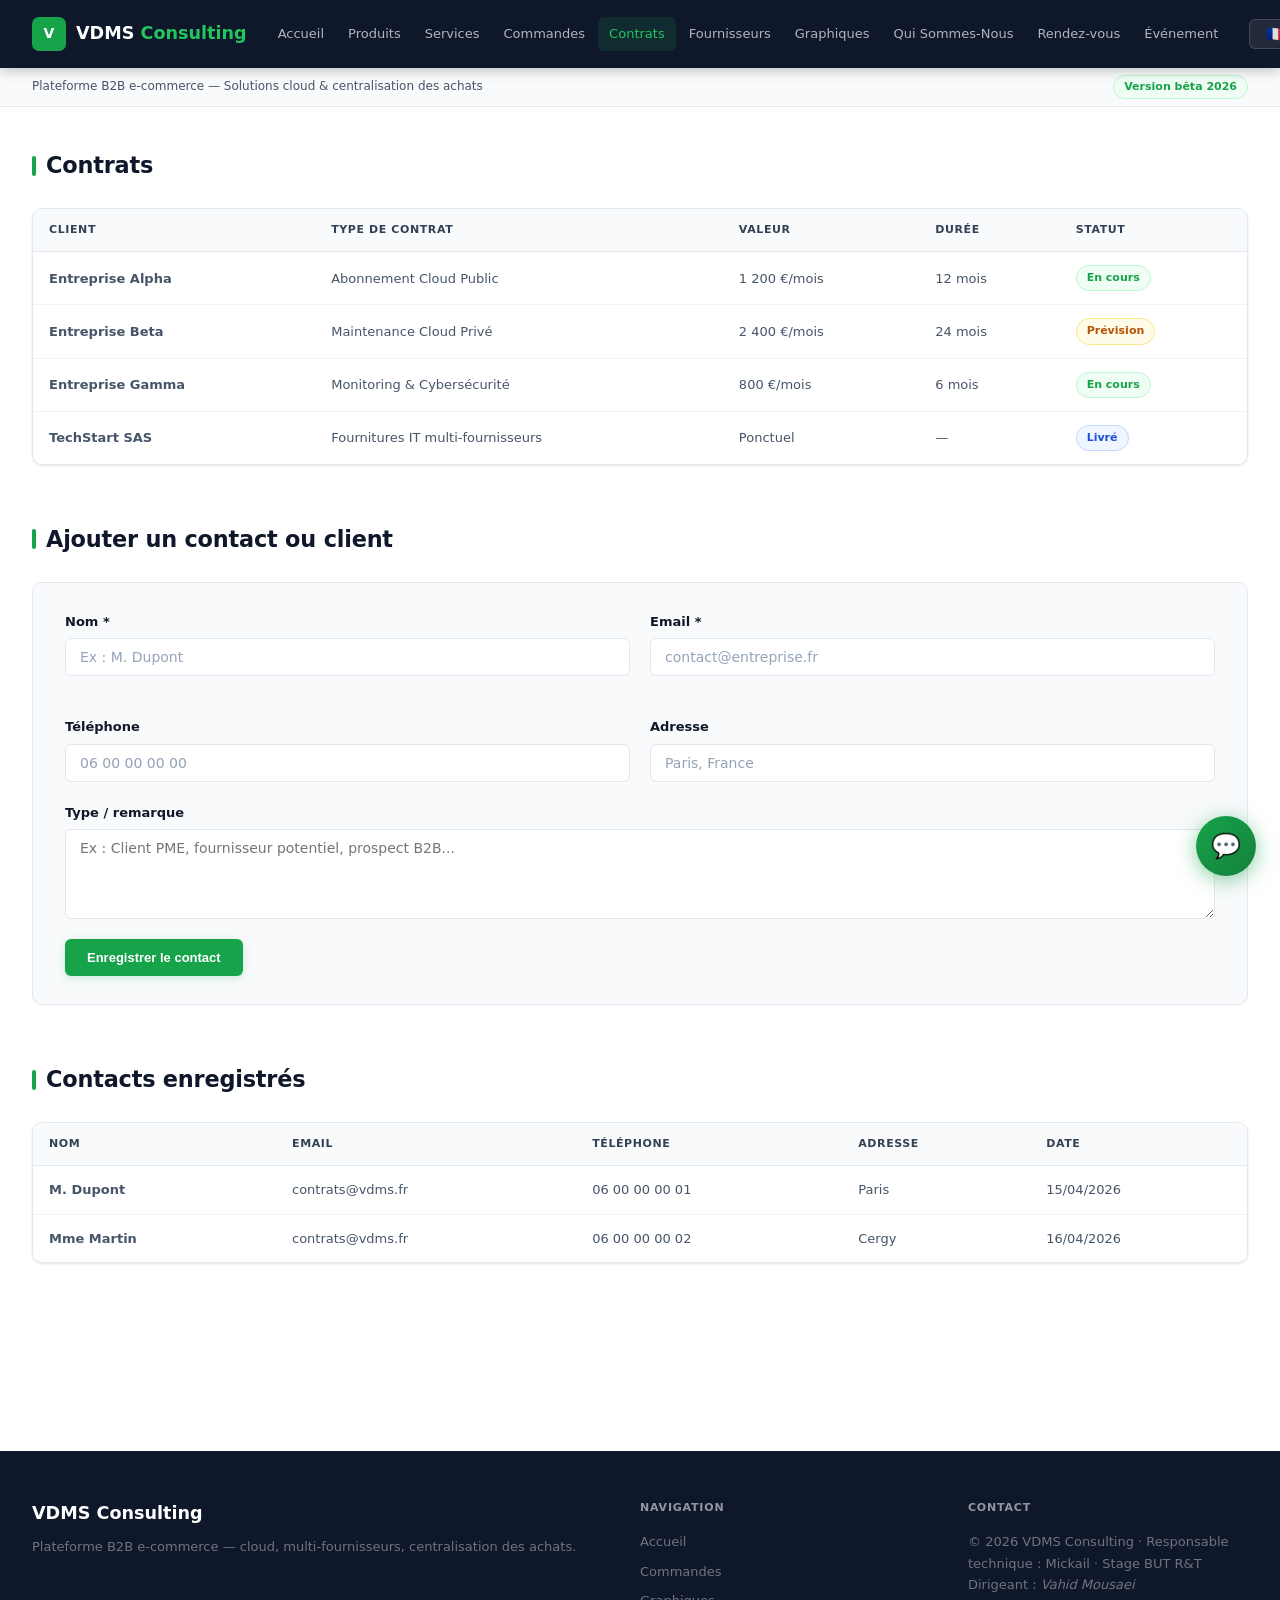
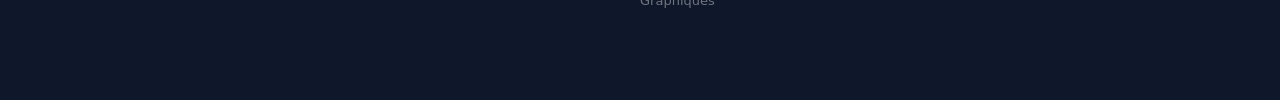
<file: contrats.html>
<!DOCTYPE html>
<html lang="fr" dir="ltr">
<head>
  <meta charset="UTF-8"/>
  <meta name="viewport" content="width=device-width, initial-scale=1.0"/>
  <title>VDMS Consulting — Contrats</title>
  <link rel="stylesheet" href="style.css"/>
</head>
<body>
<header>
  <div class="header-inner">
    <a class="logo-block" href="index.html"><div class="logo-icon">V</div><h1>VDMS <em>Consulting</em></h1></a>
    <button class="burger" onclick="toggleMenu()" aria-label="Menu"><span></span><span></span><span></span></button>
    <nav id="nav-menu">
      <a href="index.html" data-i18n="nav_home">Accueil</a>
      <a href="produits.html" data-i18n="nav_products">Produits</a>
      <a href="services.html" data-i18n="nav_services">Services</a>
      <a href="commandes.html" data-i18n="nav_orders">Commandes</a>
      <a href="contrats.html" class="active" data-i18n="nav_contracts">Contrats</a>
      <a href="fournisseurs.html" data-i18n="nav_suppliers">Fournisseurs</a>
      <a href="graphiques.html" data-i18n="nav_charts">Graphiques</a>
      <a href="qui-sommes-nous.html">Qui Sommes-Nous</a>
      <a href="rendez-vous.html">Rendez-vous</a>
      <a href="evenement.html">Événement</a>
    </nav>
    <div class="header-right">
      <select class="lang-select" id="lang-select" title="Language">
        <option value="fr">🇫🇷</option><option value="en">🇬🇧</option>
        <option value="es">🇪🇸</option><option value="de">🇩🇪</option>
        <option value="zh">🇨🇳</option><option value="ar">🇸🇦</option>
      </select>
      <a class="panier-link" href="panier.html">🛒&nbsp;<span data-i18n="nav_cart">Panier</span>&nbsp;<span class="compteur-panier">0</span></a>
    </div>
  </div>
</header>
<div class="topbar"><div class="topbar-inner"><span data-i18n="topbar_msg"></span><span class="topbar-tag" data-i18n="topbar_tag"></span></div></div>

<main>
  <section>
    <h2 data-i18n="nav_contracts">Contrats</h2>
    <div class="table-wrap">
      <table>
        <thead>
          <tr><th>Client</th><th>Type de contrat</th><th>Valeur</th><th>Durée</th><th>Statut</th></tr>
        </thead>
        <tbody>
          <tr><td><strong>Entreprise Alpha</strong></td><td>Abonnement Cloud Public</td><td>1 200 €/mois</td><td>12 mois</td><td><span class="badge badge-green">En cours</span></td></tr>
          <tr><td><strong>Entreprise Beta</strong></td><td>Maintenance Cloud Privé</td><td>2 400 €/mois</td><td>24 mois</td><td><span class="badge badge-yellow">Prévision</span></td></tr>
          <tr><td><strong>Entreprise Gamma</strong></td><td>Monitoring & Cybersécurité</td><td>800 €/mois</td><td>6 mois</td><td><span class="badge badge-green">En cours</span></td></tr>
          <tr><td><strong>TechStart SAS</strong></td><td>Fournitures IT multi-fournisseurs</td><td>Ponctuel</td><td>—</td><td><span class="badge badge-blue">Livré</span></td></tr>
        </tbody>
      </table>
    </div>
  </section>

  <section>
    <h2>Ajouter un contact ou client</h2>
    <div class="section-box">
      <form id="form-client">
        <div class="form-grid">
          <div class="form-group">
            <label for="nom">Nom *</label>
            <input type="text" id="nom" required placeholder="Ex : M. Dupont"/>
          </div>
          <div class="form-group">
            <label for="email">Email *</label>
            <input type="email" id="email" required placeholder="contact@entreprise.fr"/>
          </div>
          <div class="form-group">
            <label for="telephone">Téléphone</label>
            <input type="text" id="telephone" placeholder="06 00 00 00 00"/>
          </div>
          <div class="form-group">
            <label for="adresse">Adresse</label>
            <input type="text" id="adresse" placeholder="Paris, France"/>
          </div>
        </div>
        <div class="form-group">
          <label for="message">Type / remarque</label>
          <textarea id="message" placeholder="Ex : Client PME, fournisseur potentiel, prospect B2B..."></textarea>
        </div>
        <div class="form-actions">
          <button class="btn" type="submit">Enregistrer le contact</button>
          <div id="confirmation-form"></div>
        </div>
      </form>
    </div>
  </section>

  <section>
    <h2>Contacts enregistrés</h2>
    <div class="table-wrap">
      <table>
        <thead>
          <tr><th>Nom</th><th>Email</th><th>Téléphone</th><th>Adresse</th><th>Date</th></tr>
        </thead>
        <tbody id="clients-body">
          <tr>
            <td><strong>M. Dupont</strong></td>
            <td>contrats@vdms.fr</td>
            <td>06 00 00 00 01</td>
            <td>Paris</td>
            <td>15/04/2026</td>
          </tr>
          <tr>
            <td><strong>Mme Martin</strong></td>
            <td>contrats@vdms.fr</td>
            <td>06 00 00 00 02</td>
            <td>Cergy</td>
            <td>16/04/2026</td>
          </tr>
        </tbody>
      </table>
    </div>
  </section>
</main>

<footer class="footer">
  <div class="footer-inner">
    <div class="footer-brand"><h3>VDMS Consulting</h3><p data-i18n="footer_desc"></p></div>
    <div class="footer-col"><h4 data-i18n="footer_nav">Navigation</h4>
      <a href="index.html" data-i18n="nav_home">Accueil</a>
      <a href="commandes.html" data-i18n="nav_orders">Commandes</a>
      <a href="graphiques.html" data-i18n="nav_charts">Graphiques</a>
    </div>
    <div class="footer-col"><h4 data-i18n="footer_contact">Contact</h4><a href="/cdn-cgi/l/
  <div class="footer-bottom">
    <span data-i18n="footer_legal"></span>
    <span>Dirigeant : <em>Vahid Mousaei</em></span>
  </div>
</footer>
<script src="script.js"></script>
</body>
</html>
</file>
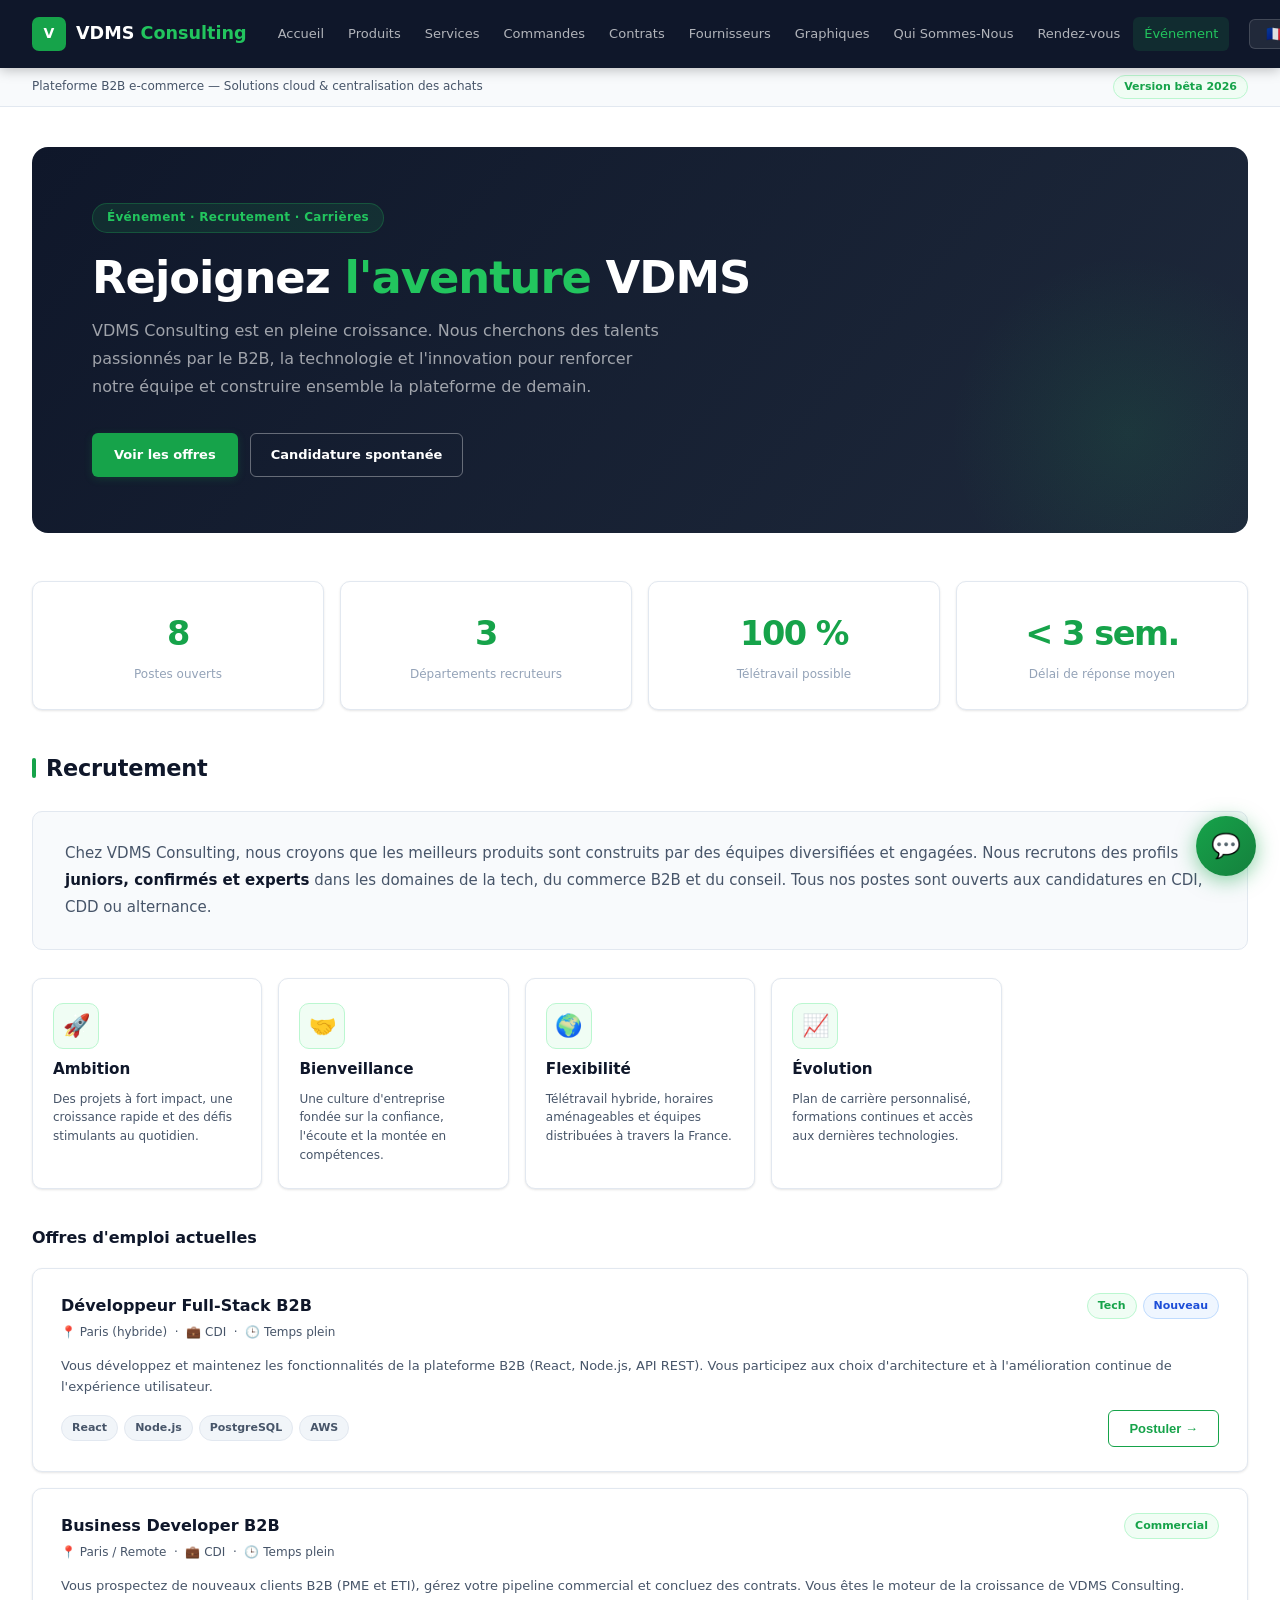
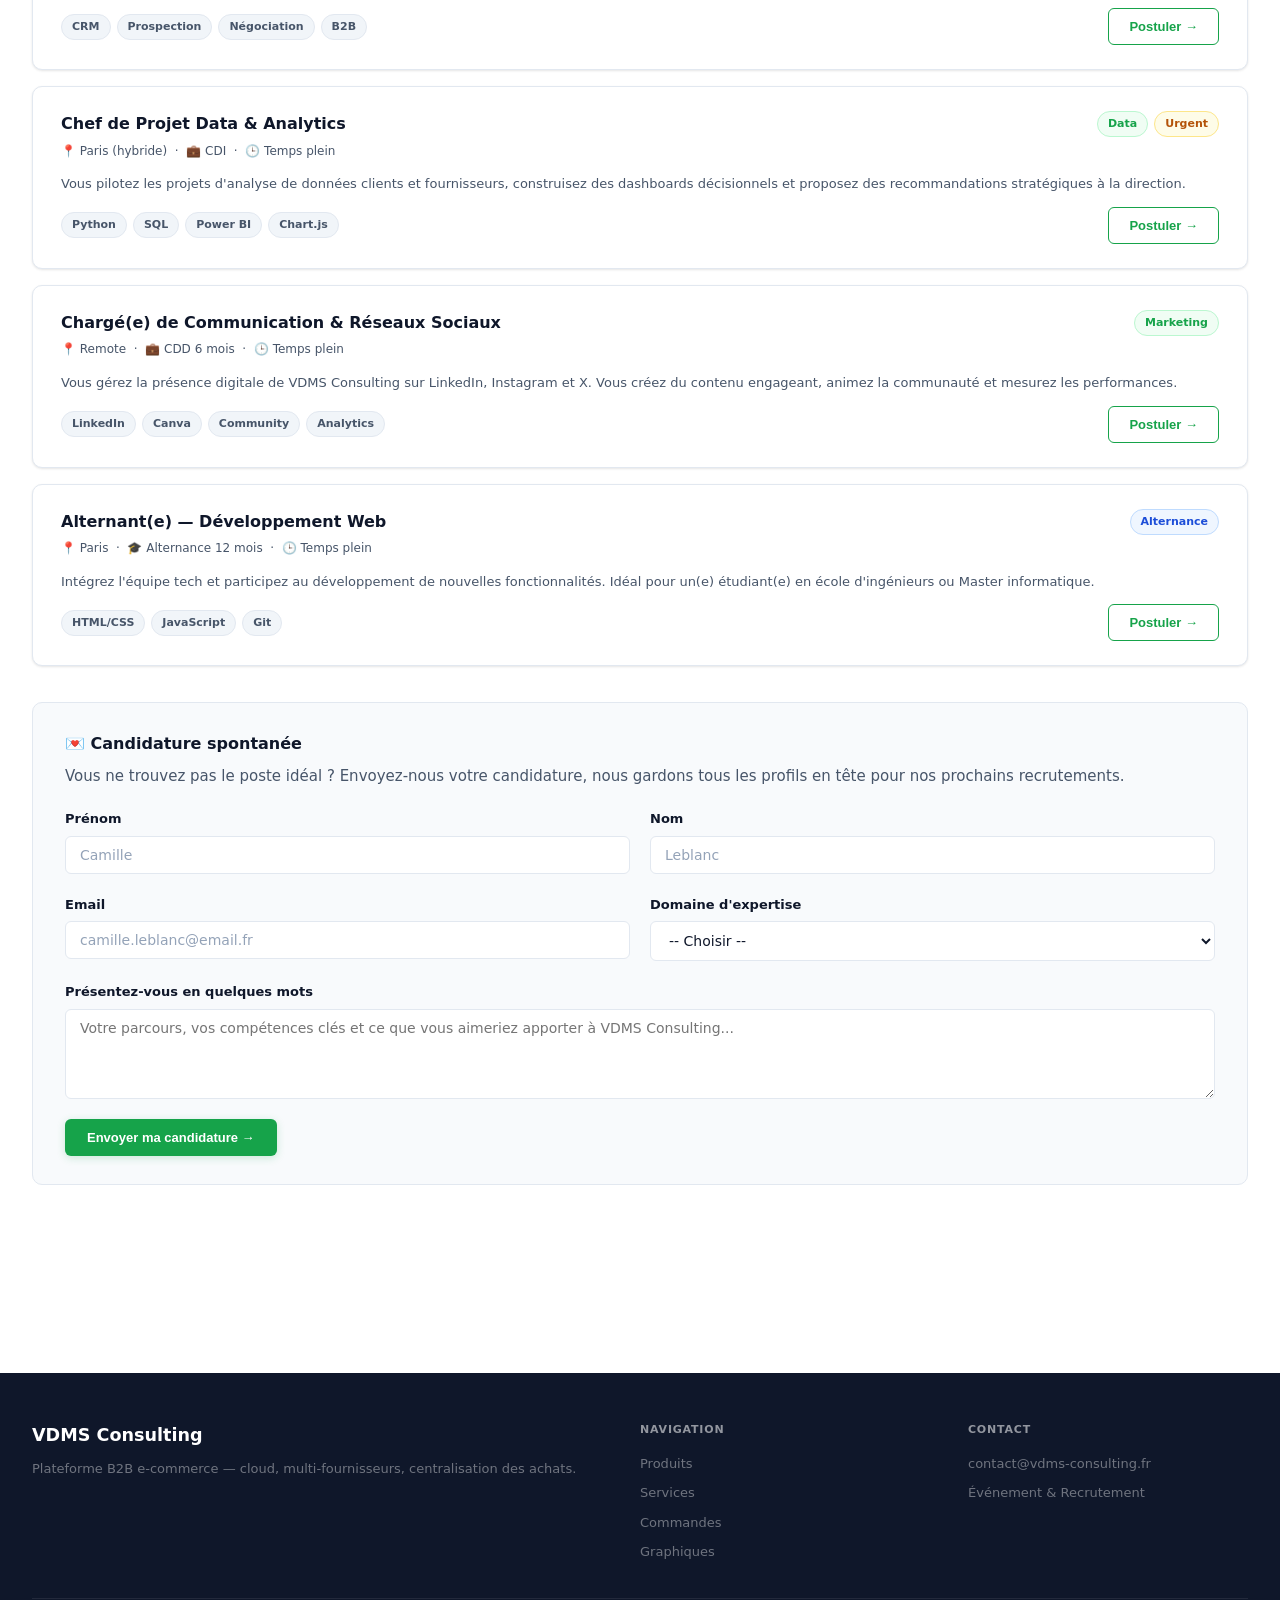
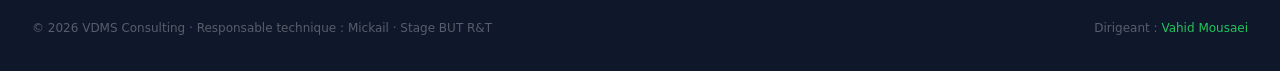
<file: evenement.html>
<!DOCTYPE html>
<html lang="fr" dir="ltr">
<head>
  <meta charset="UTF-8"/>
  <meta name="viewport" content="width=device-width, initial-scale=1.0"/>
  <title>Événement — VDMS Consulting</title>
  <meta name="description" content="Événements VDMS Consulting : recrutement, offres d'emploi et candidatures pour rejoindre notre équipe B2B."/>
  <link rel="stylesheet" href="style.css"/>
</head>
<body>

<!-- HEADER -->
<header>
  <div class="header-inner">
    <a class="logo-block" href="index.html">
      <div class="logo-icon">V</div>
      <h1>VDMS <em>Consulting</em></h1>
    </a>
    <button class="burger" onclick="toggleMenu()" aria-label="Menu"><span></span><span></span><span></span></button>
    <nav id="nav-menu">
      <a href="index.html" data-i18n="nav_home">Accueil</a>
      <a href="produits.html" data-i18n="nav_products">Produits</a>
      <a href="services.html" data-i18n="nav_services">Services</a>
      <a href="commandes.html" data-i18n="nav_orders">Commandes</a>
      <a href="contrats.html" data-i18n="nav_contracts">Contrats</a>
      <a href="fournisseurs.html" data-i18n="nav_suppliers">Fournisseurs</a>
      <a href="graphiques.html" data-i18n="nav_charts">Graphiques</a>
      <a href="qui-sommes-nous.html">Qui Sommes-Nous</a>
      <a href="rendez-vous.html">Rendez-vous</a>
      <a href="evenement.html" class="active">Événement</a>
    </nav>
    <div class="header-right">
      <select class="lang-select" id="lang-select" title="Language">
        <option value="fr">🇫🇷</option>
        <option value="en">🇬🇧</option>
        <option value="es">🇪🇸</option>
        <option value="de">🇩🇪</option>
        <option value="zh">🇨🇳</option>
        <option value="ar">🇸🇦</option>
      </select>
      <a class="panier-link" href="panier.html">
        🛒 <span data-i18n="nav_cart">Panier</span>
        <span class="compteur-panier">0</span>
      </a>
    </div>
  </div>
</header>

<!-- TOPBAR -->
<div class="topbar">
  <div class="topbar-inner">
    <span data-i18n="topbar_msg">Plateforme B2B e-commerce — Solutions cloud & centralisation des achats</span>
    <span class="topbar-tag" data-i18n="topbar_tag">Version bêta 2026</span>
  </div>
</div>

<main>

  <!-- HERO ÉVÉNEMENT -->
  <div class="evt-hero">
    <div class="hero-label">Événement · Recrutement · Carrières</div>
    <h2>Rejoignez <em>l'aventure</em> VDMS</h2>
    <p>VDMS Consulting est en pleine croissance. Nous cherchons des talents passionnés par le B2B, la technologie et l'innovation pour renforcer notre équipe et construire ensemble la plateforme de demain.</p>
    <div class="hero-actions">
      <a class="btn" href="#offres">Voir les offres</a>
      <a class="btn-ghost" href="#candidature-spontanee">Candidature spontanée</a>
    </div>
  </div>

  <!-- CHIFFRES RH -->
  <div class="stat-row">
    <div class="stat-card">
      <span class="stat-val">8</span>
      <div class="stat-lbl">Postes ouverts</div>
    </div>
    <div class="stat-card">
      <span class="stat-val">3</span>
      <div class="stat-lbl">Départements recruteurs</div>
    </div>
    <div class="stat-card">
      <span class="stat-val">100 %</span>
      <div class="stat-lbl">Télétravail possible</div>
    </div>
    <div class="stat-card">
      <span class="stat-val">< 3 sem.</span>
      <div class="stat-lbl">Délai de réponse moyen</div>
    </div>
  </div>

  <!-- ── SECTION RECRUTEMENT ─────────────────────────────────── -->
  <section id="recrutement">
    <h2>Recrutement</h2>

    <div class="section-box" style="margin-bottom:28px;">
      <p style="margin:0;font-size:15px;line-height:1.8;">
        Chez VDMS Consulting, nous croyons que les meilleurs produits sont construits par des équipes diversifiées et engagées. Nous recrutons des profils <strong style="color:var(--navy)">juniors, confirmés et experts</strong> dans les domaines de la tech, du commerce B2B et du conseil. Tous nos postes sont ouverts aux candidatures en CDI, CDD ou alternance.
      </p>
    </div>

    <!-- Valeurs RH -->
    <div class="evt-valeurs-grid" style="margin-bottom:36px;">
      <div class="evt-valeur-card">
        <div class="evt-valeur-icon">🚀</div>
        <h3>Ambition</h3>
        <p>Des projets à fort impact, une croissance rapide et des défis stimulants au quotidien.</p>
      </div>
      <div class="evt-valeur-card">
        <div class="evt-valeur-icon">🤝</div>
        <h3>Bienveillance</h3>
        <p>Une culture d'entreprise fondée sur la confiance, l'écoute et la montée en compétences.</p>
      </div>
      <div class="evt-valeur-card">
        <div class="evt-valeur-icon">🌍</div>
        <h3>Flexibilité</h3>
        <p>Télétravail hybride, horaires aménageables et équipes distribuées à travers la France.</p>
      </div>
      <div class="evt-valeur-card">
        <div class="evt-valeur-icon">📈</div>
        <h3>Évolution</h3>
        <p>Plan de carrière personnalisé, formations continues et accès aux dernières technologies.</p>
      </div>
    </div>

    <!-- ── OFFRES D'EMPLOI ─────────────────────────────────────── -->
    <h3 id="offres" style="color:var(--navy);margin-bottom:16px;font-size:1rem;">Offres d'emploi actuelles</h3>

    <div class="evt-offres-list" style="margin-bottom:36px;">

      <div class="evt-offre-card">
        <div class="evt-offre-header">
          <div>
            <h3>Développeur Full-Stack B2B</h3>
            <p class="evt-offre-meta">📍 Paris (hybride) &nbsp;·&nbsp; 💼 CDI &nbsp;·&nbsp; 🕒 Temps plein</p>
          </div>
          <div class="evt-offre-badges">
            <span class="badge badge-green">Tech</span>
            <span class="badge badge-blue">Nouveau</span>
          </div>
        </div>
        <p class="evt-offre-desc">Vous développez et maintenez les fonctionnalités de la plateforme B2B (React, Node.js, API REST). Vous participez aux choix d'architecture et à l'amélioration continue de l'expérience utilisateur.</p>
        <div class="evt-offre-footer">
          <div class="evt-offre-tags">
            <span class="evt-tag">React</span>
            <span class="evt-tag">Node.js</span>
            <span class="evt-tag">PostgreSQL</span>
            <span class="evt-tag">AWS</span>
          </div>
          <button class="btn-outline" onclick="ouvrirPostuler('Développeur Full-Stack B2B')">Postuler →</button>
        </div>
      </div>

      <div class="evt-offre-card">
        <div class="evt-offre-header">
          <div>
            <h3>Business Developer B2B</h3>
            <p class="evt-offre-meta">📍 Paris / Remote &nbsp;·&nbsp; 💼 CDI &nbsp;·&nbsp; 🕒 Temps plein</p>
          </div>
          <div class="evt-offre-badges">
            <span class="badge badge-green">Commercial</span>
          </div>
        </div>
        <p class="evt-offre-desc">Vous prospectez de nouveaux clients B2B (PME et ETI), gérez votre pipeline commercial et concluez des contrats. Vous êtes le moteur de la croissance de VDMS Consulting.</p>
        <div class="evt-offre-footer">
          <div class="evt-offre-tags">
            <span class="evt-tag">CRM</span>
            <span class="evt-tag">Prospection</span>
            <span class="evt-tag">Négociation</span>
            <span class="evt-tag">B2B</span>
          </div>
          <button class="btn-outline" onclick="ouvrirPostuler('Business Developer B2B')">Postuler →</button>
        </div>
      </div>

      <div class="evt-offre-card">
        <div class="evt-offre-header">
          <div>
            <h3>Chef de Projet Data & Analytics</h3>
            <p class="evt-offre-meta">📍 Paris (hybride) &nbsp;·&nbsp; 💼 CDI &nbsp;·&nbsp; 🕒 Temps plein</p>
          </div>
          <div class="evt-offre-badges">
            <span class="badge badge-green">Data</span>
            <span class="evt-offre-badges"><span class="badge badge-yellow">Urgent</span></span>
          </div>
        </div>
        <p class="evt-offre-desc">Vous pilotez les projets d'analyse de données clients et fournisseurs, construisez des dashboards décisionnels et proposez des recommandations stratégiques à la direction.</p>
        <div class="evt-offre-footer">
          <div class="evt-offre-tags">
            <span class="evt-tag">Python</span>
            <span class="evt-tag">SQL</span>
            <span class="evt-tag">Power BI</span>
            <span class="evt-tag">Chart.js</span>
          </div>
          <button class="btn-outline" onclick="ouvrirPostuler('Chef de Projet Data & Analytics')">Postuler →</button>
        </div>
      </div>

      <div class="evt-offre-card">
        <div class="evt-offre-header">
          <div>
            <h3>Chargé(e) de Communication & Réseaux Sociaux</h3>
            <p class="evt-offre-meta">📍 Remote &nbsp;·&nbsp; 💼 CDD 6 mois &nbsp;·&nbsp; 🕒 Temps plein</p>
          </div>
          <div class="evt-offre-badges">
            <span class="badge badge-green">Marketing</span>
          </div>
        </div>
        <p class="evt-offre-desc">Vous gérez la présence digitale de VDMS Consulting sur LinkedIn, Instagram et X. Vous créez du contenu engageant, animez la communauté et mesurez les performances.</p>
        <div class="evt-offre-footer">
          <div class="evt-offre-tags">
            <span class="evt-tag">LinkedIn</span>
            <span class="evt-tag">Canva</span>
            <span class="evt-tag">Community</span>
            <span class="evt-tag">Analytics</span>
          </div>
          <button class="btn-outline" onclick="ouvrirPostuler('Chargé(e) de Communication & Réseaux Sociaux')">Postuler →</button>
        </div>
      </div>

      <div class="evt-offre-card">
        <div class="evt-offre-header">
          <div>
            <h3>Alternant(e) — Développement Web</h3>
            <p class="evt-offre-meta">📍 Paris &nbsp;·&nbsp; 🎓 Alternance 12 mois &nbsp;·&nbsp; 🕒 Temps plein</p>
          </div>
          <div class="evt-offre-badges">
            <span class="badge badge-blue">Alternance</span>
          </div>
        </div>
        <p class="evt-offre-desc">Intégrez l'équipe tech et participez au développement de nouvelles fonctionnalités. Idéal pour un(e) étudiant(e) en école d'ingénieurs ou Master informatique.</p>
        <div class="evt-offre-footer">
          <div class="evt-offre-tags">
            <span class="evt-tag">HTML/CSS</span>
            <span class="evt-tag">JavaScript</span>
            <span class="evt-tag">Git</span>
          </div>
          <button class="btn-outline" onclick="ouvrirPostuler('Alternant(e) — Développement Web')">Postuler →</button>
        </div>
      </div>

    </div>

    <!-- ── MODALE DE CANDIDATURE ───────────────────────────────── -->
    <div id="modale-postuler" class="evt-modale-overlay" style="display:none;" onclick="fermerModale(event)">
      <div class="evt-modale">
        <div class="evt-modale-header">
          <h3>Postuler — <em id="modale-poste-titre"></em></h3>
          <button class="evt-modale-close" onclick="fermerModale()">&times;</button>
        </div>
        <form id="form-postuler" onsubmit="envoyerCandidature(event)">
          <input type="hidden" id="p-poste"/>
          <div class="form-grid">
            <div class="form-group">
              <label for="p-prenom">Prénom</label>
              <input type="text" id="p-prenom" placeholder="Alex" required/>
            </div>
            <div class="form-group">
              <label for="p-nom">Nom</label>
              <input type="text" id="p-nom" placeholder="Durand" required/>
            </div>
          </div>
          <div class="form-group">
            <label for="p-email">Email</label>
            <input type="email" id="p-email" placeholder="alex.durand@email.fr" required/>
          </div>
          <div class="form-group">
            <label for="p-tel">Téléphone</label>
            <input type="tel" id="p-tel" placeholder="+33 6 00 00 00 00"/>
          </div>
          <div class="form-group">
            <label for="p-linkedin">Profil LinkedIn</label>
            <input type="url" id="p-linkedin" placeholder="https://linkedin.com/in/votre-profil"/>
          </div>
          <div class="form-group">
            <label for="p-motivation">Lettre de motivation</label>
            <textarea id="p-motivation" rows="4" placeholder="Pourquoi souhaitez-vous rejoindre VDMS Consulting ?..." required></textarea>
          </div>
          <div id="alert-postuler" class="alert alert-success" style="display:none;">✅ Candidature envoyée ! Nous vous répondrons sous 3 semaines.</div>
          <div class="form-actions">
            <button type="submit" class="btn">Envoyer ma candidature →</button>
            <button type="button" class="btn-outline" onclick="fermerModale()">Annuler</button>
          </div>
        </form>
      </div>
    </div>

    <!-- ── CANDIDATURE SPONTANÉE ───────────────────────────────── -->
    <div class="section-box" id="candidature-spontanee" style="margin:0;">
      <h3 style="color:var(--navy);margin-bottom:6px;">💌 Candidature spontanée</h3>
      <p style="margin-bottom:20px;">Vous ne trouvez pas le poste idéal ? Envoyez-nous votre candidature, nous gardons tous les profils en tête pour nos prochains recrutements.</p>
      <form id="form-spontane" onsubmit="envoyerSpontane(event)">
        <div class="form-grid">
          <div class="form-group">
            <label for="s-prenom">Prénom</label>
            <input type="text" id="s-prenom" placeholder="Camille" required/>
          </div>
          <div class="form-group">
            <label for="s-nom">Nom</label>
            <input type="text" id="s-nom" placeholder="Leblanc" required/>
          </div>
        </div>
        <div class="form-grid">
          <div class="form-group">
            <label for="s-email">Email</label>
            <input type="email" id="s-email" placeholder="camille.leblanc@email.fr" required/>
          </div>
          <div class="form-group">
            <label for="s-domaine">Domaine d'expertise</label>
            <select id="s-domaine">
              <option value="">-- Choisir --</option>
              <option value="tech">Développement & Tech</option>
              <option value="commercial">Commercial & Business Dev</option>
              <option value="data">Data & Analytics</option>
              <option value="marketing">Marketing & Communication</option>
              <option value="juridique">Juridique & Conformité</option>
              <option value="ops">Opérations & Logistique</option>
              <option value="autre">Autre</option>
            </select>
          </div>
        </div>
        <div class="form-group">
          <label for="s-message">Présentez-vous en quelques mots</label>
          <textarea id="s-message" rows="3" placeholder="Votre parcours, vos compétences clés et ce que vous aimeriez apporter à VDMS Consulting..." required></textarea>
        </div>
        <div id="alert-spontane" class="alert alert-success" style="display:none;">✅ Votre candidature spontanée a bien été reçue. Merci pour l'intérêt que vous portez à VDMS Consulting !</div>
        <div class="form-actions">
          <button type="submit" class="btn">Envoyer ma candidature →</button>
        </div>
      </form>
    </div>
  </section>

</main>

<!-- FOOTER -->
<footer class="footer">
  <div class="footer-inner">
    <div class="footer-brand">
      <h3>VDMS Consulting</h3>
      <p data-i18n="footer_desc">Plateforme B2B e-commerce — cloud, multi-fournisseurs, centralisation des achats professionnels.</p>
    </div>
    <div class="footer-col">
      <h4 data-i18n="footer_nav">Navigation</h4>
      <a href="produits.html" data-i18n="nav_products">Produits</a>
      <a href="services.html" data-i18n="nav_services">Services</a>
      <a href="commandes.html" data-i18n="nav_orders">Commandes</a>
      <a href="graphiques.html" data-i18n="nav_charts">Graphiques</a>
    </div>
    <div class="footer-col">
      <h4 data-i18n="footer_contact">Contact</h4>
      <a href="qui-sommes-nous.html#contact">contact@vdms-consulting.fr</a>
      <a href="evenement.html">Événement & Recrutement</a>
    </div>
  </div>
  <div class="footer-bottom">
    <span data-i18n="footer_legal"></span>
    <span>Dirigeant : <em>Vahid Mousaei</em></span>
  </div>
</footer>

<script src="script.js"></script>
<script>
  // Ouvrir la modale de candidature
  function ouvrirPostuler(poste) {
    document.getElementById('modale-poste-titre').textContent = poste;
    document.getElementById('p-poste').value = poste;
    document.getElementById('alert-postuler').style.display = 'none';
    document.getElementById('form-postuler').reset();
    document.getElementById('p-poste').value = poste;
    document.getElementById('modale-postuler').style.display = 'flex';
    document.body.style.overflow = 'hidden';
  }

  // Fermer la modale
  function fermerModale(e) {
    if (!e || e.target === document.getElementById('modale-postuler') || !e.target.closest) {
      document.getElementById('modale-postuler').style.display = 'none';
      document.body.style.overflow = '';
    }
  }

  // Envoyer candidature via modale
  function envoyerCandidature(e) {
    e.preventDefault();
    const alert = document.getElementById('alert-postuler');
    alert.style.display = 'block';
    setTimeout(() => {
      alert.style.display = 'none';
      document.getElementById('modale-postuler').style.display = 'none';
      document.body.style.overflow = '';
    }, 3000);
  }

  // Candidature spontanée
  function envoyerSpontane(e) {
    e.preventDefault();
    const alert = document.getElementById('alert-spontane');
    alert.style.display = 'block';
    e.target.reset();
    setTimeout(() => { alert.style.display = 'none'; }, 5000);
  }
</script>
</body>
</html>
</file>
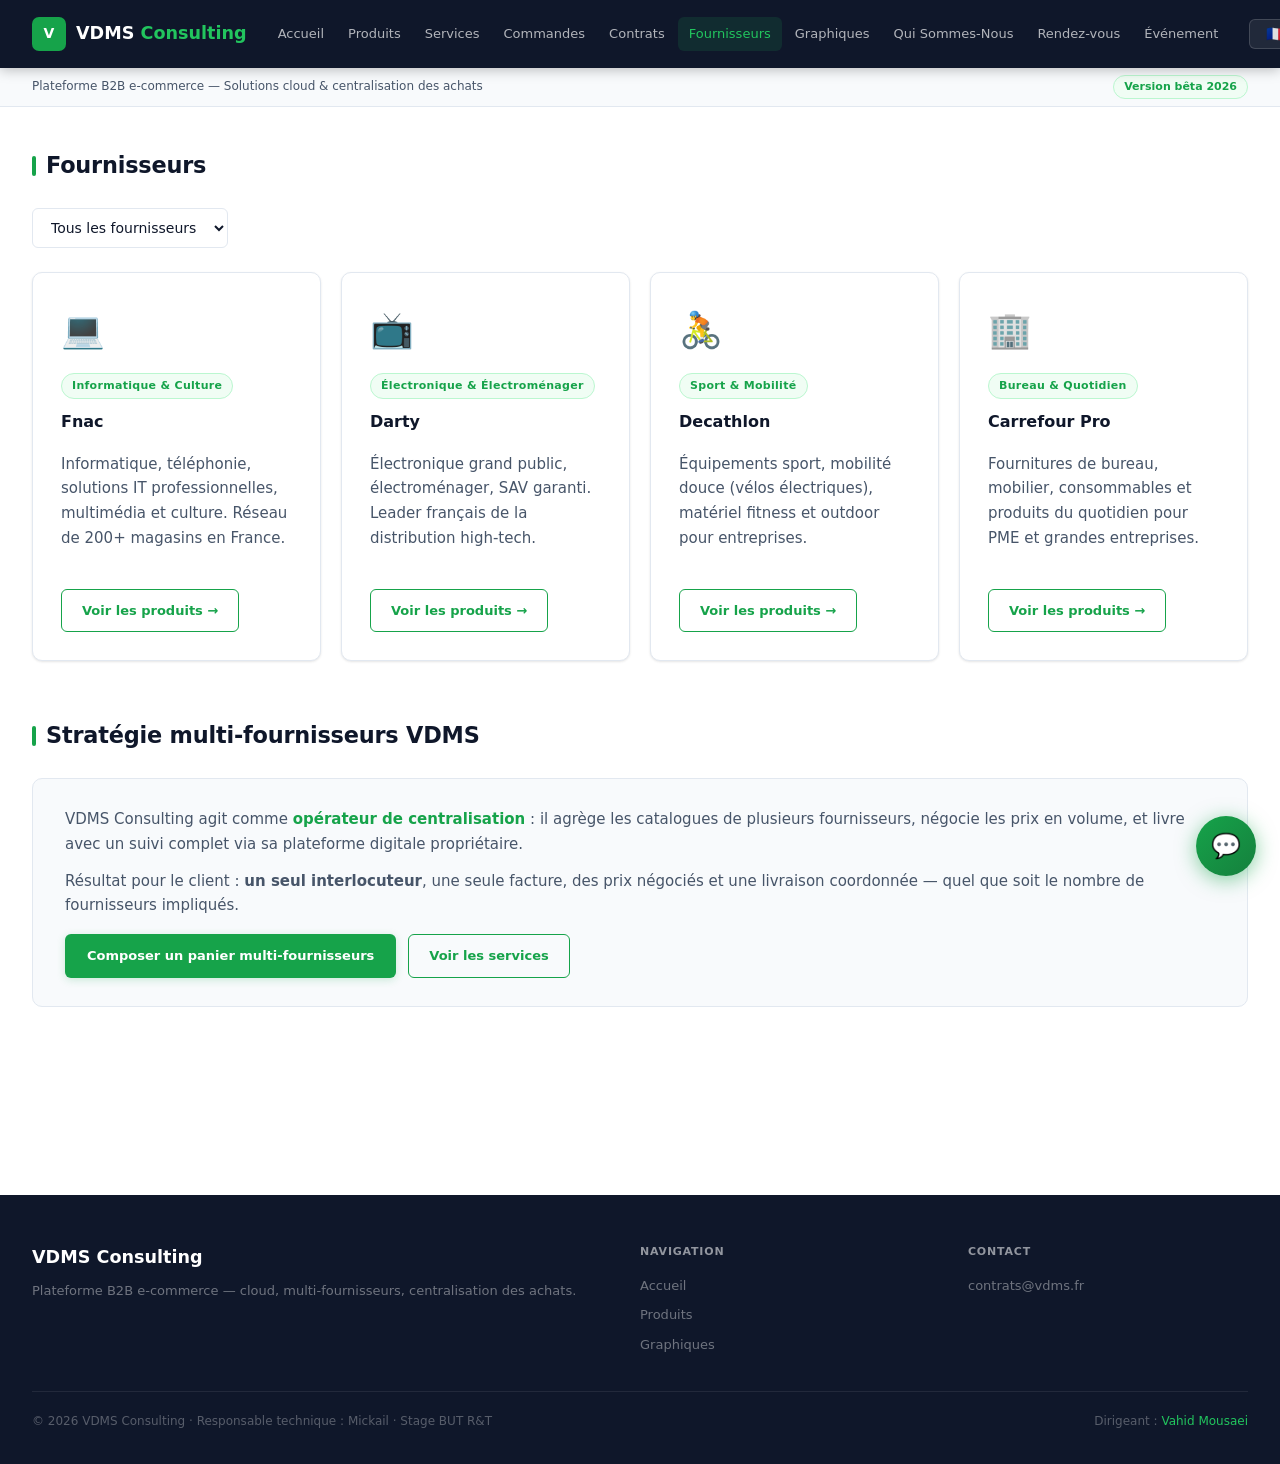
<file: fournisseurs.html>
<!DOCTYPE html>
<html lang="fr" dir="ltr">
<head>
  <meta charset="UTF-8"/>
  <meta name="viewport" content="width=device-width, initial-scale=1.0"/>
  <title>VDMS Consulting — Fournisseurs</title>
  <link rel="stylesheet" href="style.css"/>
</head>
<body>
<header>
  <div class="header-inner">
    <a class="logo-block" href="index.html"><div class="logo-icon">V</div><h1>VDMS <em>Consulting</em></h1></a>
    <button class="burger" onclick="toggleMenu()" aria-label="Menu"><span></span><span></span><span></span></button>
    <nav id="nav-menu">
      <a href="index.html" data-i18n="nav_home">Accueil</a>
      <a href="produits.html" data-i18n="nav_products">Produits</a>
      <a href="services.html" data-i18n="nav_services">Services</a>
      <a href="commandes.html" data-i18n="nav_orders">Commandes</a>
      <a href="contrats.html" data-i18n="nav_contracts">Contrats</a>
      <a href="fournisseurs.html" class="active" data-i18n="nav_suppliers">Fournisseurs</a>
      <a href="graphiques.html" data-i18n="nav_charts">Graphiques</a>
      <a href="qui-sommes-nous.html">Qui Sommes-Nous</a>
      <a href="rendez-vous.html">Rendez-vous</a>
      <a href="evenement.html">Événement</a>
    </nav>
    <div class="header-right">
            <select class="lang-select" id="lang-select" title="Language">
        <option value="fr">🇫🇷</option>
        <option value="en">🇬🇧</option>
        <option value="es">🇪🇸</option>
        <option value="de">🇩🇪</option>
        <option value="zh">🇨🇳</option>
        <option value="ar">🇸🇦</option>
      </select>
      <a class="panier-link" href="panier.html">🛒 <span data-i18n="nav_cart">Panier</span> <span class="compteur-panier">0</span></a>
    </div>
  </div>
</header>
<div class="topbar"><div class="topbar-inner"><span data-i18n="topbar_msg"></span><span class="topbar-tag" data-i18n="topbar_tag"></span></div></div>

<main>
  <section>
    <h2 data-i18n="nav_suppliers">Fournisseurs partenaires</h2>
    <div class="search-bar">
      <select id="filtre-fournisseur">
        <option value="tous" data-i18n="filter_all">Tous les fournisseurs</option>
        <option value="decathlon">Decathlon</option>
        <option value="darty">Darty</option>
        <option value="fnac">Fnac</option>
        <option value="carrefour">Carrefour</option>
      </select>
    </div>

    <div class="card-container">
      <div class="fournisseur-card produit-card" data-fournisseur="fnac">
        <div class="fournisseur-logo">💻</div>
        <div class="card-badge">Informatique & Culture</div>
        <h3>Fnac</h3>
        <p>Informatique, téléphonie, solutions IT professionnelles, multimédia et culture. Réseau de 200+ magasins en France.</p>
        <div class="flex gap-8 mt-16"><a class="btn-outline" href="produits.html">Voir les produits →</a></div>
      </div>

      <div class="fournisseur-card produit-card" data-fournisseur="darty">
        <div class="fournisseur-logo">📺</div>
        <div class="card-badge">Électronique & Électroménager</div>
        <h3>Darty</h3>
        <p>Électronique grand public, électroménager, SAV garanti. Leader français de la distribution high-tech.</p>
        <div class="flex gap-8 mt-16"><a class="btn-outline" href="produits.html">Voir les produits →</a></div>
      </div>

      <div class="fournisseur-card produit-card" data-fournisseur="decathlon">
        <div class="fournisseur-logo">🚴</div>
        <div class="card-badge">Sport & Mobilité</div>
        <h3>Decathlon</h3>
        <p>Équipements sport, mobilité douce (vélos électriques), matériel fitness et outdoor pour entreprises.</p>
        <div class="flex gap-8 mt-16"><a class="btn-outline" href="produits.html">Voir les produits →</a></div>
      </div>

      <div class="fournisseur-card produit-card" data-fournisseur="carrefour">
        <div class="fournisseur-logo">🏢</div>
        <div class="card-badge">Bureau & Quotidien</div>
        <h3>Carrefour Pro</h3>
        <p>Fournitures de bureau, mobilier, consommables et produits du quotidien pour PME et grandes entreprises.</p>
        <div class="flex gap-8 mt-16"><a class="btn-outline" href="produits.html">Voir les produits →</a></div>
      </div>
    </div>
  </section>

  <section>
    <h2>Stratégie multi-fournisseurs VDMS</h2>
    <div class="section-box">
      <p>VDMS Consulting agit comme <strong class="green">opérateur de centralisation</strong> : il agrège les catalogues de plusieurs fournisseurs, négocie les prix en volume, et livre avec un suivi complet via sa plateforme digitale propriétaire.</p>
      <p>Résultat pour le client : <strong>un seul interlocuteur</strong>, une seule facture, des prix négociés et une livraison coordonnée — quel que soit le nombre de fournisseurs impliqués.</p>
      <div class="flex gap-12 mt-16" style="flex-wrap:wrap">
        <a class="btn" href="produits.html">Composer un panier multi-fournisseurs</a>
        <a class="btn-outline" href="services.html">Voir les services</a>
      </div>
    </div>
  </section>
</main>

<footer class="footer">
  <div class="footer-inner">
    <div class="footer-brand"><h3>VDMS Consulting</h3><p data-i18n="footer_desc"></p></div>
    <div class="footer-col"><h4 data-i18n="footer_nav">Navigation</h4>
      <a href="index.html" data-i18n="nav_home">Accueil</a>
      <a href="produits.html" data-i18n="nav_products">Produits</a>
      <a href="graphiques.html" data-i18n="nav_charts">Graphiques</a>
    </div>
    <div class="footer-col"><h4 data-i18n="footer_contact">Contact</h4><a href="mailto:contrats@vdms.fr">contrats@vdms.fr</a></div>
  </div>
  <div class="footer-bottom">
    <span data-i18n="footer_legal"></span>
    <span>Dirigeant : <em>Vahid Mousaei</em></span>
  </div>
</footer>
<script src="script.js"></script>
</body>
</html>
</file>
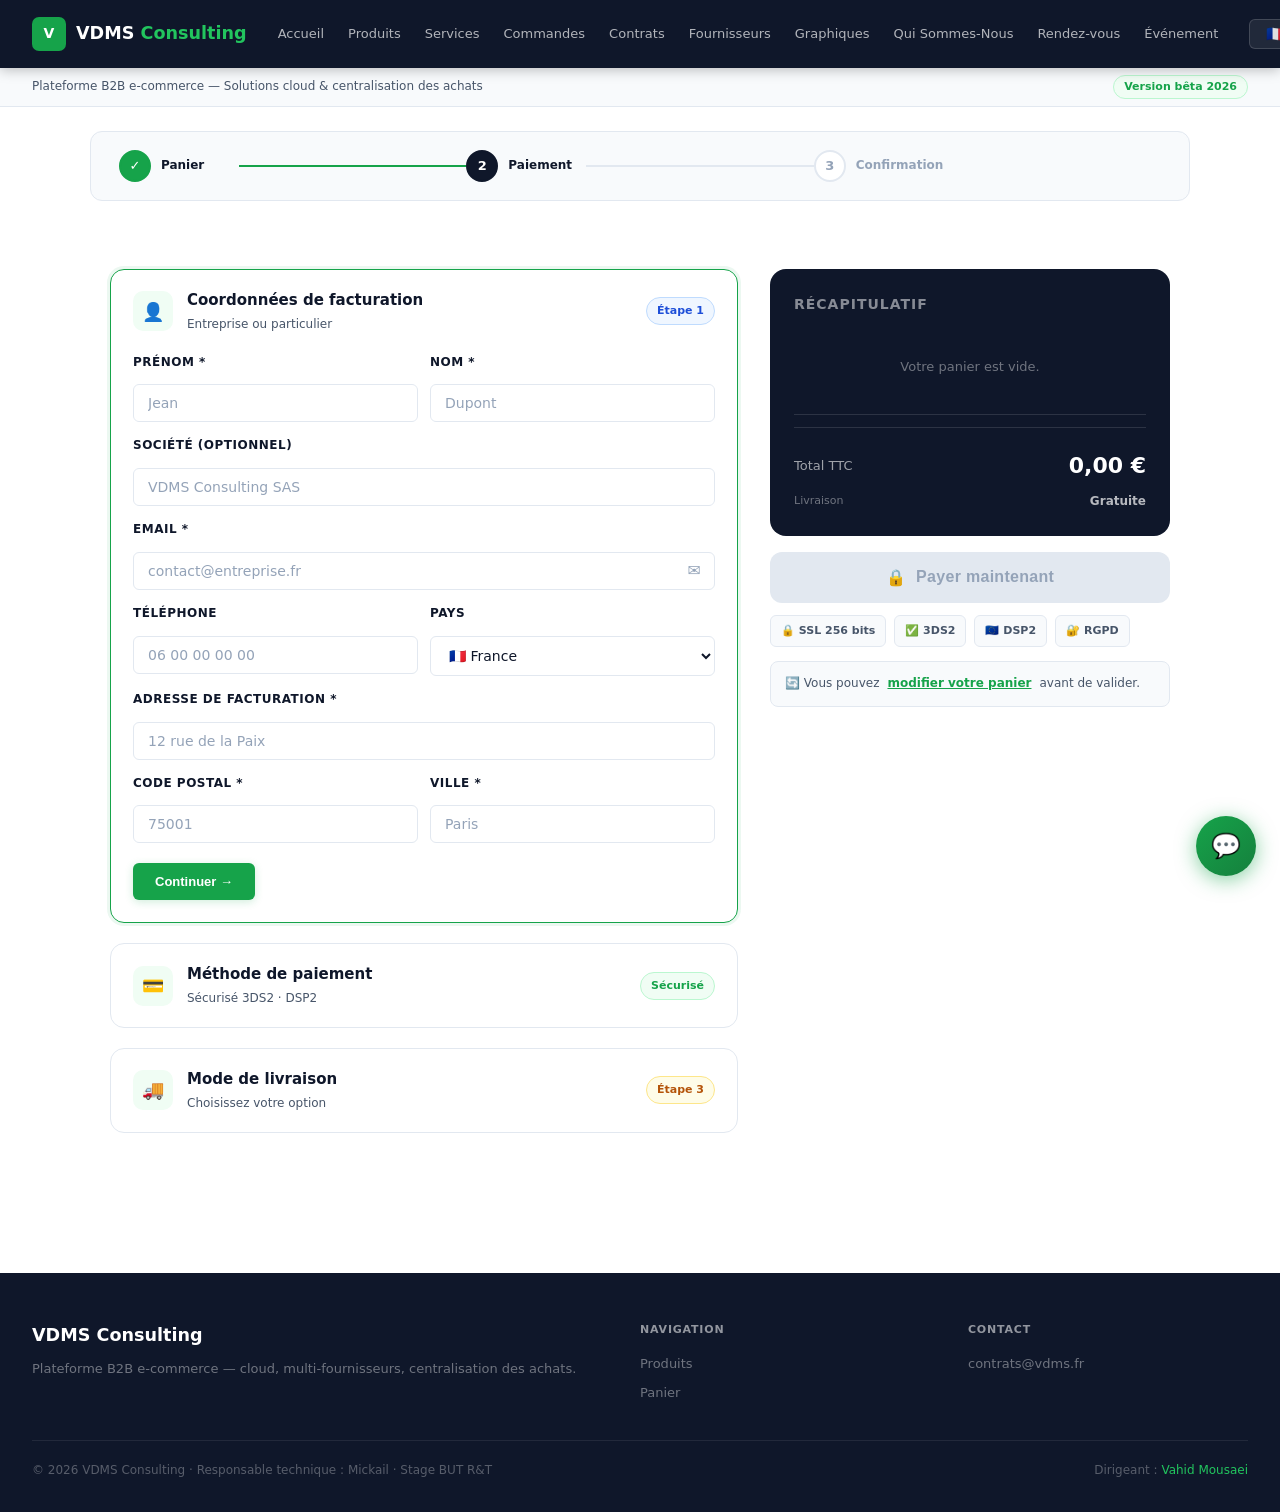
<file: Paiement.html>
<!DOCTYPE html>
<html lang="fr" dir="ltr">
<head>
  <meta charset="UTF-8"/>
  <meta name="viewport" content="width=device-width, initial-scale=1.0"/>
  <title>VDMS Consulting — Paiement</title>
  <link rel="stylesheet" href="style.css"/>
  <style>
    /* ── PAGE PAIEMENT ── */
    .paiement-layout {
      display: grid;
      grid-template-columns: 1fr 400px;
      gap: 32px;
      max-width: 1100px;
      margin: 0 auto;
      padding: 32px 20px 60px;
      align-items: start;
    }
    @media(max-width: 860px) {
      .paiement-layout { grid-template-columns: 1fr; }
      .recap-col { order: -1; }
    }

    /* Étapes */
    .steps-bar {
      display: flex;
      align-items: center;
      gap: 0;
      margin-bottom: 36px;
      background: var(--gray-50);
      border: 1px solid var(--gray-200);
      border-radius: 12px;
      padding: 18px 28px;
      max-width: 1100px;
      margin-left: auto;
      margin-right: auto;
      margin-top: 24px;
    }
    .step {
      display: flex;
      align-items: center;
      gap: 10px;
      flex: 1;
      position: relative;
    }
    .step:not(:last-child)::after {
      content: '';
      position: absolute;
      right: 0;
      top: 50%;
      transform: translateY(-50%);
      width: calc(100% - 120px);
      height: 2px;
      background: var(--gray-200);
      margin-left: 120px;
    }
    .step.done:not(:last-child)::after { background: var(--green); }
    .step-num {
      width: 32px;
      height: 32px;
      border-radius: 50%;
      display: flex;
      align-items: center;
      justify-content: center;
      font-size: 13px;
      font-weight: 800;
      flex-shrink: 0;
      border: 2px solid var(--gray-200);
      background: var(--white);
      color: var(--gray-400);
      transition: all .3s;
    }
    .step.done .step-num { background: var(--green); border-color: var(--green); color: #fff; }
    .step.active .step-num { background: var(--navy); border-color: var(--navy); color: #fff; }
    .step-label { font-size: 12px; font-weight: 600; color: var(--gray-400); }
    .step.done .step-label, .step.active .step-label { color: var(--navy); }

    /* Blocs formulaire */
    .pay-block {
      background: var(--white);
      border: 1.5px solid var(--gray-200);
      border-radius: 14px;
      margin-bottom: 20px;
      overflow: hidden;
      transition: border-color .2s, box-shadow .2s;
    }
    .pay-block.active-block { border-color: var(--green); box-shadow: 0 0 0 3px rgba(22,163,74,.08); }
    .pay-block-header {
      display: flex;
      align-items: center;
      gap: 14px;
      padding: 18px 22px;
      cursor: pointer;
      user-select: none;
    }
    .pay-block-icon {
      width: 40px;
      height: 40px;
      border-radius: 10px;
      background: var(--green-bg);
      display: flex;
      align-items: center;
      justify-content: center;
      font-size: 18px;
      flex-shrink: 0;
    }
    .pay-block-title { font-size: 15px; font-weight: 700; color: var(--navy); }
    .pay-block-subtitle { font-size: 12px; color: var(--text-muted); margin-top: 2px; }
    .pay-block-badge {
      margin-left: auto;
      font-size: 11px;
      font-weight: 700;
      padding: 4px 10px;
      border-radius: 20px;
    }
    .pay-block-body { padding: 0 22px 22px; display: none; }
    .pay-block.open .pay-block-body { display: block; }

    /* Méthodes de paiement */
    .pay-methods {
      display: grid;
      grid-template-columns: repeat(3, 1fr);
      gap: 10px;
      margin-bottom: 20px;
    }
    @media(max-width:500px){ .pay-methods { grid-template-columns: 1fr 1fr; } }
    .pay-method {
      border: 2px solid var(--gray-200);
      border-radius: 10px;
      padding: 14px 10px;
      text-align: center;
      cursor: pointer;
      transition: all .2s;
      background: var(--white);
      position: relative;
    }
    .pay-method:hover { border-color: var(--green); background: var(--green-bg); }
    .pay-method.selected { border-color: var(--green); background: var(--green-bg); }
    .pay-method.selected::after {
      content: '✓';
      position: absolute;
      top: 6px;
      right: 8px;
      color: var(--green);
      font-size: 11px;
      font-weight: 800;
    }
    .pay-method-logo { font-size: 24px; margin-bottom: 6px; }
    .pay-method-name { font-size: 11px; font-weight: 700; color: var(--navy); }
    .pay-method-desc { font-size: 10px; color: var(--text-muted); margin-top: 2px; }

    /* Carte */
    .card-preview {
      background: linear-gradient(135deg, #0f172a 0%, #1e3a5f 50%, #0f172a 100%);
      border-radius: 16px;
      padding: 24px;
      color: #fff;
      margin-bottom: 20px;
      position: relative;
      overflow: hidden;
      min-height: 160px;
    }
    .card-preview::before {
      content: '';
      position: absolute;
      top: -40px; right: -40px;
      width: 180px; height: 180px;
      border-radius: 50%;
      background: rgba(255,255,255,.04);
    }
    .card-preview::after {
      content: '';
      position: absolute;
      bottom: -30px; left: -30px;
      width: 130px; height: 130px;
      border-radius: 50%;
      background: rgba(22,163,74,.12);
    }
    .card-chip { font-size: 28px; margin-bottom: 16px; }
    .card-number-display {
      font-family: 'Courier New', monospace;
      font-size: 18px;
      letter-spacing: 3px;
      margin-bottom: 16px;
      color: rgba(255,255,255,.9);
    }
    .card-bottom { display: flex; justify-content: space-between; align-items: flex-end; }
    .card-holder { font-size: 12px; color: rgba(255,255,255,.6); text-transform: uppercase; letter-spacing: 1px; }
    .card-holder strong { display: block; font-size: 14px; color: #fff; margin-top: 2px; letter-spacing: 1.5px; }
    .card-expiry { font-size: 12px; color: rgba(255,255,255,.6); text-align: right; }
    .card-expiry strong { display: block; font-size: 15px; color: #fff; }
    .card-network { position: absolute; top: 20px; right: 20px; font-size: 22px; }

    /* Inputs spéciaux */
    .input-icon-wrap { position: relative; }
    .input-icon-wrap input { padding-right: 44px; }
    .input-icon { position: absolute; right: 14px; top: 50%; transform: translateY(-50%); color: var(--gray-400); font-size: 16px; pointer-events: none; }
    .input-row { display: grid; grid-template-columns: 1fr 1fr; gap: 12px; }
    label { font-size: 12px; font-weight: 700; color: var(--navy); display: block; margin-bottom: 6px; text-transform: uppercase; letter-spacing: .5px; }
    .form-group { margin-bottom: 14px; }
    input:focus, select:focus { border-color: var(--green) !important; box-shadow: 0 0 0 3px rgba(22,163,74,.1) !important; outline: none; }

    /* SEPA */
    .sepa-badge {
      background: #eff6ff;
      border: 1px solid #bfdbfe;
      border-radius: 8px;
      padding: 12px 14px;
      display: flex;
      align-items: center;
      gap: 10px;
      margin-bottom: 16px;
      font-size: 12px;
      color: #1d4ed8;
    }

    /* Fractionnement */
    .split-options { display: grid; grid-template-columns: 1fr 1fr 1fr; gap: 10px; margin-bottom: 16px; }
    .split-opt {
      border: 2px solid var(--gray-200);
      border-radius: 10px;
      padding: 14px 10px;
      text-align: center;
      cursor: pointer;
      transition: all .2s;
    }
    .split-opt:hover { border-color: var(--green); }
    .split-opt.selected { border-color: var(--green); background: var(--green-bg); }
    .split-opt-n { font-size: 22px; font-weight: 800; color: var(--navy); }
    .split-opt-label { font-size: 11px; color: var(--text-muted); }
    .split-opt-amount { font-size: 13px; font-weight: 700; color: var(--green); margin-top: 4px; }

    /* Récapitulatif */
    .recap-col {
      position: sticky;
      top: 90px;
    }
    .recap-box {
      background: var(--navy);
      color: #fff;
      border-radius: 16px;
      padding: 24px;
      margin-bottom: 16px;
    }
    .recap-title { font-size: 14px; font-weight: 800; color: rgba(255,255,255,.5); text-transform: uppercase; letter-spacing: 1px; margin-bottom: 16px; }
    .recap-item { display: flex; justify-content: space-between; align-items: center; padding: 10px 0; border-bottom: 1px solid rgba(255,255,255,.08); font-size: 13px; }
    .recap-item:last-child { border-bottom: none; }
    .recap-item-name { color: rgba(255,255,255,.8); flex: 1; margin-right: 12px; }
    .recap-item-price { color: #fff; font-weight: 700; white-space: nowrap; }
    .recap-divider { height: 1px; background: rgba(255,255,255,.12); margin: 12px 0; }
    .recap-total-row { display: flex; justify-content: space-between; align-items: center; padding-top: 8px; }
    .recap-total-label { font-size: 13px; color: rgba(255,255,255,.6); }
    .recap-total-val { font-size: 22px; font-weight: 800; color: #fff; }
    .recap-discount { background: rgba(22,163,74,.15); border: 1px solid rgba(22,163,74,.3); border-radius: 8px; padding: 10px 14px; margin-top: 14px; display: flex; justify-content: space-between; align-items: center; }
    .recap-discount-label { font-size: 12px; color: #4ade80; }
    .recap-discount-val { font-size: 14px; font-weight: 800; color: #4ade80; }
    .recap-empty { text-align: center; padding: 24px 0; color: rgba(255,255,255,.4); font-size: 13px; }

    .security-badges {
      display: flex;
      gap: 8px;
      flex-wrap: wrap;
      margin-top: 14px;
    }
    .sec-badge {
      background: var(--gray-50);
      border: 1px solid var(--gray-200);
      border-radius: 6px;
      padding: 6px 10px;
      font-size: 11px;
      color: var(--text-muted);
      display: flex;
      align-items: center;
      gap: 5px;
      font-weight: 600;
    }

    /* Bouton payer */
    .btn-pay {
      width: 100%;
      background: linear-gradient(135deg, var(--green), #15803d);
      color: #fff;
      border: none;
      border-radius: 12px;
      padding: 16px;
      font-size: 16px;
      font-weight: 800;
      cursor: pointer;
      transition: all .2s;
      display: flex;
      align-items: center;
      justify-content: center;
      gap: 10px;
      box-shadow: 0 4px 20px rgba(22,163,74,.35);
      letter-spacing: .3px;
    }
    .btn-pay:hover { transform: translateY(-2px); box-shadow: 0 8px 28px rgba(22,163,74,.45); }
    .btn-pay:active { transform: translateY(0); }
    .btn-pay:disabled { background: var(--gray-200); color: var(--gray-400); cursor: not-allowed; box-shadow: none; transform: none; }

    /* Confirmation modale */
    .modal-overlay {
      display: none;
      position: fixed;
      inset: 0;
      background: rgba(0,0,0,.55);
      z-index: 9000;
      align-items: center;
      justify-content: center;
      backdrop-filter: blur(4px);
    }
    .modal-overlay.open { display: flex; }
    .modal-box {
      background: #fff;
      border-radius: 20px;
      padding: 48px 40px;
      max-width: 480px;
      width: 90%;
      text-align: center;
      animation: popIn .35s cubic-bezier(.34,1.56,.64,1);
    }
    @keyframes popIn { from{opacity:0;transform:scale(.85)} to{opacity:1;transform:scale(1)} }
    .modal-icon {
      width: 80px;
      height: 80px;
      background: linear-gradient(135deg, var(--green), #15803d);
      border-radius: 50%;
      display: flex;
      align-items: center;
      justify-content: center;
      font-size: 36px;
      margin: 0 auto 24px;
      box-shadow: 0 8px 28px rgba(22,163,74,.35);
    }
    .modal-title { font-size: 24px; font-weight: 800; color: var(--navy); margin-bottom: 10px; }
    .modal-sub { font-size: 14px; color: var(--text-muted); line-height: 1.7; margin-bottom: 8px; }
    .modal-ref { background: var(--green-bg); border: 1px solid var(--green-border); border-radius: 8px; padding: 12px 18px; font-size: 13px; color: var(--green); font-weight: 700; margin: 16px 0 28px; display: inline-block; letter-spacing: 1px; }
    .modal-actions { display: flex; gap: 12px; justify-content: center; flex-wrap: wrap; }

    /* Loader */
    .loader-overlay {
      display: none;
      position: fixed;
      inset: 0;
      background: rgba(255,255,255,.85);
      z-index: 8500;
      align-items: center;
      justify-content: center;
      flex-direction: column;
      gap: 20px;
      backdrop-filter: blur(2px);
    }
    .loader-overlay.open { display: flex; }
    .loader-spinner {
      width: 56px;
      height: 56px;
      border: 5px solid var(--gray-200);
      border-top-color: var(--green);
      border-radius: 50%;
      animation: spin .8s linear infinite;
    }
    @keyframes spin { to { transform: rotate(360deg); } }
    .loader-text { font-size: 15px; font-weight: 700; color: var(--navy); }

    /* Highlight input invalide */
    input.invalid { border-color: #dc2626 !important; box-shadow: 0 0 0 3px rgba(220,38,38,.1) !important; }

    .info-note {
      background: var(--gray-50);
      border: 1px solid var(--gray-200);
      border-radius: 8px;
      padding: 12px 14px;
      font-size: 12px;
      color: var(--text-muted);
      display: flex;
      align-items: flex-start;
      gap: 8px;
      margin-top: 12px;
    }
  </style>
</head>
<body>

<!-- HEADER -->
<header>
  <div class="header-inner">
    <a class="logo-block" href="index.html"><div class="logo-icon">V</div><h1>VDMS <em>Consulting</em></h1></a>
    <button class="burger" onclick="toggleMenu()" aria-label="Menu"><span></span><span></span><span></span></button>
    <nav id="nav-menu">
      <a href="index.html" data-i18n="nav_home">Accueil</a>
      <a href="produits.html" data-i18n="nav_products">Produits</a>
      <a href="services.html" data-i18n="nav_services">Services</a>
      <a href="commandes.html" data-i18n="nav_orders">Commandes</a>
      <a href="contrats.html" data-i18n="nav_contracts">Contrats</a>
      <a href="fournisseurs.html" data-i18n="nav_suppliers">Fournisseurs</a>
      <a href="graphiques.html" data-i18n="nav_charts">Graphiques</a>
      <a href="qui-sommes-nous.html">Qui Sommes-Nous</a>
      <a href="rendez-vous.html">Rendez-vous</a>
      <a href="evenement.html">Événement</a>
    </nav>
    <div class="header-right">
      <select class="lang-select" id="lang-select" title="Language">
        <option value="fr">🇫🇷</option>
        <option value="en">🇬🇧</option>
        <option value="es">🇪🇸</option>
        <option value="de">🇩🇪</option>
        <option value="zh">🇨🇳</option>
        <option value="ar">🇸🇦</option>
      </select>
      <a class="panier-link" href="panier.html">🛒 <span data-i18n="nav_cart">Panier</span> <span class="compteur-panier">0</span></a>
    </div>
  </div>
</header>
<div class="topbar"><div class="topbar-inner"><span data-i18n="topbar_msg"></span><span class="topbar-tag" data-i18n="topbar_tag"></span></div></div>

<!-- ÉTAPES -->
<div class="steps-bar">
  <div class="step done">
    <div class="step-num">✓</div>
    <div><div class="step-label">Panier</div></div>
  </div>
  <div class="step active">
    <div class="step-num">2</div>
    <div><div class="step-label">Paiement</div></div>
  </div>
  <div class="step">
    <div class="step-num">3</div>
    <div><div class="step-label">Confirmation</div></div>
  </div>
</div>

<!-- LAYOUT -->
<div class="paiement-layout">

  <!-- COLONNE GAUCHE : Formulaires -->
  <div class="form-col">

    <!-- BLOC 1 : COORDONNÉES -->
    <div class="pay-block open active-block" id="bloc-coordonnees">
      <div class="pay-block-header" onclick="toggleBloc('bloc-coordonnees')">
        <div class="pay-block-icon">👤</div>
        <div>
          <div class="pay-block-title">Coordonnées de facturation</div>
          <div class="pay-block-subtitle">Entreprise ou particulier</div>
        </div>
        <span class="pay-block-badge badge badge-blue">Étape 1</span>
      </div>
      <div class="pay-block-body">
        <div class="input-row">
          <div class="form-group">
            <label for="prenom">Prénom *</label>
            <input type="text" id="prenom" placeholder="Jean" autocomplete="given-name"/>
          </div>
          <div class="form-group">
            <label for="nom-fact">Nom *</label>
            <input type="text" id="nom-fact" placeholder="Dupont" autocomplete="family-name"/>
          </div>
        </div>
        <div class="form-group">
          <label for="societe">Société (optionnel)</label>
          <input type="text" id="societe" placeholder="VDMS Consulting SAS" autocomplete="organization"/>
        </div>
        <div class="form-group">
          <label for="email-pay">Email *</label>
          <div class="input-icon-wrap">
            <input type="email" id="email-pay" placeholder="contact@entreprise.fr" autocomplete="email"/>
            <span class="input-icon">✉</span>
          </div>
        </div>
        <div class="input-row">
          <div class="form-group">
            <label for="tel-pay">Téléphone</label>
            <input type="tel" id="tel-pay" placeholder="06 00 00 00 00" autocomplete="tel"/>
          </div>
          <div class="form-group">
            <label for="pays">Pays</label>
            <select id="pays">
              <option value="FR">🇫🇷 France</option>
              <option value="BE">🇧🇪 Belgique</option>
              <option value="CH">🇨🇭 Suisse</option>
              <option value="LU">🇱🇺 Luxembourg</option>
              <option value="DE">🇩🇪 Allemagne</option>
              <option value="ES">🇪🇸 Espagne</option>
              <option value="IT">🇮🇹 Italie</option>
            </select>
          </div>
        </div>
        <div class="form-group">
          <label for="adresse-pay">Adresse de facturation *</label>
          <input type="text" id="adresse-pay" placeholder="12 rue de la Paix" autocomplete="street-address"/>
        </div>
        <div class="input-row">
          <div class="form-group">
            <label for="cp">Code postal *</label>
            <input type="text" id="cp" placeholder="75001" maxlength="10" autocomplete="postal-code"/>
          </div>
          <div class="form-group">
            <label for="ville">Ville *</label>
            <input type="text" id="ville" placeholder="Paris" autocomplete="address-level2"/>
          </div>
        </div>
        <button class="btn" style="margin-top:6px" onclick="validerCoordonnees()">Continuer →</button>
      </div>
    </div>

    <!-- BLOC 2 : MÉTHODE DE PAIEMENT -->
    <div class="pay-block" id="bloc-methode">
      <div class="pay-block-header" onclick="toggleBloc('bloc-methode')">
        <div class="pay-block-icon">💳</div>
        <div>
          <div class="pay-block-title">Méthode de paiement</div>
          <div class="pay-block-subtitle">Sécurisé 3DS2 · DSP2</div>
        </div>
        <span class="pay-block-badge badge badge-green">Sécurisé</span>
      </div>
      <div class="pay-block-body">
        <!-- Méthodes -->
        <div class="pay-methods">
          <div class="pay-method selected" id="pm-carte" onclick="selectMethode('carte')">
            <div class="pay-method-logo">💳</div>
            <div class="pay-method-name">Carte</div>
            <div class="pay-method-desc">Visa · MC · Amex</div>
          </div>
          <div class="pay-method" id="pm-sepa" onclick="selectMethode('sepa')">
            <div class="pay-method-logo">🏦</div>
            <div class="pay-method-name">Virement SEPA</div>
            <div class="pay-method-desc">B2B · Instantané</div>
          </div>
          <div class="pay-method" id="pm-alma" onclick="selectMethode('alma')">
            <div class="pay-method-logo">🔄</div>
            <div class="pay-method-name">Paiement 3x/6x</div>
            <div class="pay-method-desc">Alma · Hokodo</div>
          </div>
        </div>

        <!-- CARTE -->
        <div id="form-carte">
          <!-- Visuel carte -->
          <div class="card-preview">
            <div class="card-chip">▪</div>
            <div class="card-number-display" id="disp-number">•••• •••• •••• ••••</div>
            <div class="card-bottom">
              <div class="card-holder">
                Titulaire
                <strong id="disp-name">VOTRE NOM</strong>
              </div>
              <div class="card-expiry">
                Expire
                <strong id="disp-expiry">MM/AA</strong>
              </div>
            </div>
            <div class="card-network" id="disp-network">💳</div>
          </div>

          <div class="form-group">
            <label for="card-number">Numéro de carte *</label>
            <div class="input-icon-wrap">
              <input type="text" id="card-number" placeholder="1234 5678 9012 3456" maxlength="19" autocomplete="cc-number"
                oninput="formatCardNumber(this)" onblur="detectReseau(this.value)"/>
              <span class="input-icon" id="card-network-icon">💳</span>
            </div>
          </div>
          <div class="form-group">
            <label for="card-name">Nom sur la carte *</label>
            <input type="text" id="card-name" placeholder="JEAN DUPONT" style="text-transform:uppercase"
              oninput="document.getElementById('disp-name').textContent = this.value.toUpperCase() || 'VOTRE NOM'" autocomplete="cc-name"/>
          </div>
          <div class="input-row">
            <div class="form-group">
              <label for="card-expiry">Date d'expiration *</label>
              <input type="text" id="card-expiry" placeholder="MM/AA" maxlength="5" autocomplete="cc-exp"
                oninput="formatExpiry(this)"/>
            </div>
            <div class="form-group">
              <label for="card-cvv">CVV *</label>
              <div class="input-icon-wrap">
                <input type="password" id="card-cvv" placeholder="•••" maxlength="4" autocomplete="cc-csc"/>
                <span class="input-icon" title="3 chiffres au dos de la carte">🔒</span>
              </div>
            </div>
          </div>
          <div class="info-note">
            🔒 Vos données bancaires sont chiffrées (TLS 1.3) et ne sont jamais stockées sur nos serveurs. Conforme DSP2 / 3DS2.
          </div>
        </div>

        <!-- SEPA -->
        <div id="form-sepa" style="display:none">
          <div class="sepa-badge">
            🏦 Virement SEPA instantané B2B — disponible pour tous les pays de la zone euro
          </div>
          <div class="form-group">
            <label for="iban">IBAN *</label>
            <input type="text" id="iban" placeholder="FR76 3000 6000 0112 3456 7890 189" maxlength="34"
              oninput="formatIBAN(this)"/>
          </div>
          <div class="form-group">
            <label for="bic">BIC / SWIFT</label>
            <input type="text" id="bic" placeholder="BNPAFRPPXXX" style="text-transform:uppercase"
              oninput="this.value = this.value.toUpperCase()"/>
          </div>
          <div class="form-group">
            <label for="titulaire-sepa">Titulaire du compte *</label>
            <input type="text" id="titulaire-sepa" placeholder="Nom de l'entreprise ou de la personne"/>
          </div>
          <div class="info-note">
            ✅ En validant, vous autorisez VDMS Consulting à initier un prélèvement SEPA sur votre compte. Mandat SEPA B2B — délai 1–2 jours ouvrés.
          </div>
        </div>

        <!-- ALMA -->
        <div id="form-alma" style="display:none">
          <p style="font-size:13px;color:var(--text-muted);margin-bottom:16px">Choisissez votre échéancier de paiement :</p>
          <div class="split-options" id="split-options">
            <!-- Rempli par JS -->
          </div>
          <div id="alma-schedule" style="background:var(--gray-50);border:1px solid var(--gray-200);border-radius:8px;padding:14px;font-size:12px;color:var(--text-muted);display:none">
            <!-- Échéancier -->
          </div>
          <div class="info-note" style="margin-top:12px">
            🔄 Paiement fractionné sans frais via <strong>Alma</strong> ou <strong>Hokodo</strong>. Disponible à partir de 100 €. Sous réserve d'acceptation.
          </div>
        </div>
      </div>
    </div>

    <!-- BLOC 3 : LIVRAISON -->
    <div class="pay-block" id="bloc-livraison">
      <div class="pay-block-header" onclick="toggleBloc('bloc-livraison')">
        <div class="pay-block-icon">🚚</div>
        <div>
          <div class="pay-block-title">Mode de livraison</div>
          <div class="pay-block-subtitle">Choisissez votre option</div>
        </div>
        <span class="pay-block-badge badge badge-yellow">Étape 3</span>
      </div>
      <div class="pay-block-body">
        <div style="display:flex;flex-direction:column;gap:10px;margin-bottom:20px">
          <label class="pay-method" style="text-align:left;display:flex;align-items:center;gap:14px;padding:14px 16px;cursor:pointer" onclick="selectLivraison('standard', this)">
            <input type="radio" name="livraison" value="standard" checked style="width:auto;margin:0"/>
            <div style="flex:1">
              <div style="font-weight:700;font-size:13px;color:var(--navy)">📦 Standard — 3 à 5 jours ouvrés</div>
              <div style="font-size:11px;color:var(--text-muted);margin-top:2px">Colissimo · Suivi inclus</div>
            </div>
            <div style="font-weight:800;color:var(--green);font-size:13px" id="prix-standard">Gratuit</div>
          </label>
          <label class="pay-method" style="text-align:left;display:flex;align-items:center;gap:14px;padding:14px 16px;cursor:pointer" onclick="selectLivraison('express', this)">
            <input type="radio" name="livraison" value="express" style="width:auto;margin:0"/>
            <div style="flex:1">
              <div style="font-weight:700;font-size:13px;color:var(--navy)">⚡ Express — 24 à 48h</div>
              <div style="font-size:11px;color:var(--text-muted);margin-top:2px">Chronopost · Prioritaire</div>
            </div>
            <div style="font-weight:800;color:var(--navy);font-size:13px" id="prix-express">+29 €</div>
          </label>
          <label class="pay-method" style="text-align:left;display:flex;align-items:center;gap:14px;padding:14px 16px;cursor:pointer" onclick="selectLivraison('groupee', this)">
            <input type="radio" name="livraison" value="groupee" style="width:auto;margin:0"/>
            <div style="flex:1">
              <div style="font-weight:700;font-size:13px;color:var(--navy)">📦 Groupée B2B — 7 à 10 jours</div>
              <div style="font-size:11px;color:var(--text-muted);margin-top:2px">Palette · Recommandé > 10 articles</div>
            </div>
            <div style="font-weight:800;color:var(--navy);font-size:13px">Gratuit</div>
          </label>
        </div>
      </div>
    </div>

  </div><!-- /form-col -->

  <!-- COLONNE DROITE : Récap -->
  <div class="recap-col">
    <div class="recap-box">
      <div class="recap-title">Récapitulatif</div>
      <div id="recap-items">
        <div class="recap-empty">Chargement du panier…</div>
      </div>
      <div class="recap-divider"></div>
      <div id="recap-discount" style="display:none" class="recap-discount">
        <span class="recap-discount-label">🎉 Remise volume</span>
        <span class="recap-discount-val" id="recap-disc-val">− 0 €</span>
      </div>
      <div class="recap-divider"></div>
      <div class="recap-total-row">
        <span class="recap-total-label">Total TTC</span>
        <span class="recap-total-val" id="recap-total">0,00 €</span>
      </div>
      <div style="display:flex;justify-content:space-between;margin-top:8px">
        <span style="font-size:11px;color:rgba(255,255,255,.4)">Livraison</span>
        <span style="font-size:12px;font-weight:700;color:rgba(255,255,255,.7)" id="recap-livraison">Gratuite</span>
      </div>
    </div>

    <button class="btn-pay" id="btn-payer" onclick="lancerPaiement()">
      <span>🔒</span>
      <span id="btn-pay-label">Payer maintenant</span>
    </button>

    <div class="security-badges" style="margin-top:12px">
      <div class="sec-badge">🔒 SSL 256 bits</div>
      <div class="sec-badge">✅ 3DS2</div>
      <div class="sec-badge">🇪🇺 DSP2</div>
      <div class="sec-badge">🔐 RGPD</div>
    </div>

    <div class="info-note" style="margin-top:14px">
      🔄 Vous pouvez <a href="panier.html" style="color:var(--green);font-weight:700">modifier votre panier</a> avant de valider.
    </div>
  </div>

</div><!-- /paiement-layout -->

<!-- LOADER -->
<div class="loader-overlay" id="loader">
  <div class="loader-spinner"></div>
  <div class="loader-text" id="loader-text">Traitement en cours…</div>
</div>

<!-- MODAL CONFIRMATION -->
<div class="modal-overlay" id="modal-confirm">
  <div class="modal-box">
    <div class="modal-icon">✓</div>
    <div class="modal-title">Commande confirmée !</div>
    <div class="modal-sub">Votre paiement a été accepté. Un email de confirmation vous a été envoyé à <strong id="modal-email">votre adresse</strong>.</div>
    <div class="modal-ref" id="modal-ref">CMD-2026-XXXX</div>
    <div class="modal-sub" style="font-size:12px">Votre commande sera traitée sous 24h ouvrées. Vous recevrez un suivi de livraison par email.</div>
    <div class="modal-actions">
      <a class="btn" href="commandes.html">Voir mes commandes</a>
      <a class="btn-outline" href="produits.html">Continuer mes achats</a>
    </div>
  </div>
</div>

<footer class="footer">
  <div class="footer-inner">
    <div class="footer-brand"><h3>VDMS Consulting</h3><p data-i18n="footer_desc"></p></div>
    <div class="footer-col">
      <h4 data-i18n="footer_nav">Navigation</h4>
      <a href="produits.html" data-i18n="nav_products">Produits</a>
      <a href="panier.html" data-i18n="nav_cart">Panier</a>
    </div>
    <div class="footer-col">
      <h4 data-i18n="footer_contact">Contact</h4>
      <a href="mailto:contrats@vdms.fr">contrats@vdms.fr</a>
    </div>
  </div>
  <div class="footer-bottom">
    <span data-i18n="footer_legal"></span>
    <span>Dirigeant : <em>Vahid Mousaei</em></span>
  </div>
</footer>

<script src="script.js"></script>
<script>
// ── PAIEMENT PAGE LOGIC ──────────────────────────────────────

let methodeActive = 'carte';
let livraisonActive = 'standard';
let livraisonFrais = 0;
let splitSelected = 3;

// ── Récapitulatif depuis localStorage ───────────────────────
function chargerRecap() {
  try {
    const stored = localStorage.getItem('vdms_panier');
    const items = stored ? JSON.parse(stored) : [];
    const recapDiv = document.getElementById('recap-items');

    if (!items.length) {
      recapDiv.innerHTML = '<div class="recap-empty">Votre panier est vide.</div>';
      document.getElementById('recap-total').textContent = '0,00 €';
      document.getElementById('btn-payer').disabled = true;
      return;
    }

    let total = 0;
    recapDiv.innerHTML = items.map(item => {
      total += item.prix;
      return `<div class="recap-item">
        <span class="recap-item-name">${item.nom}<br><small style="color:rgba(255,255,255,.35);font-size:10px">${item.fournisseur}</small></span>
        <span class="recap-item-price">${formatPrix(item.prix)}</span>
      </div>`;
    }).join('');

    let reduction = 0;
    if (items.length >= 20) reduction = total * 0.5;
    else if (items.length >= 10) reduction = total * 0.2;

    const totalFinal = total - reduction + livraisonFrais;

    if (reduction > 0) {
      document.getElementById('recap-discount').style.display = 'flex';
      document.getElementById('recap-disc-val').textContent = '− ' + formatPrix(reduction);
    }

    document.getElementById('recap-total').textContent = formatPrix(totalFinal);
    document.getElementById('btn-pay-label').textContent = 'Payer ' + formatPrix(totalFinal);

    // Alma split options
    buildSplitOptions(totalFinal);

  } catch(e) {
    console.error(e);
  }
}

// ── Format helpers ───────────────────────────────────────────
function formatPrix(v) {
  return Number(v).toLocaleString('fr-FR', { minimumFractionDigits: 2, maximumFractionDigits: 2 }) + ' €';
}

// ── Toggle blocs ─────────────────────────────────────────────
function toggleBloc(id) {
  const bloc = document.getElementById(id);
  bloc.classList.toggle('open');
}

function ouvrirBloc(id) {
  document.querySelectorAll('.pay-block').forEach(b => {
    b.classList.remove('active-block');
  });
  const bloc = document.getElementById(id);
  bloc.classList.add('open');
  bloc.classList.add('active-block');
  bloc.scrollIntoView({ behavior: 'smooth', block: 'start' });
}

// ── Validation coordonnées ───────────────────────────────────
function validerCoordonnees() {
  const champs = ['prenom', 'nom-fact', 'email-pay', 'adresse-pay', 'cp', 'ville'];
  let ok = true;
  champs.forEach(id => {
    const el = document.getElementById(id);
    if (!el.value.trim()) {
      el.classList.add('invalid');
      ok = false;
    } else {
      el.classList.remove('invalid');
    }
  });
  // Validation email
  const emailEl = document.getElementById('email-pay');
  if (emailEl.value && !/^[^\s@]+@[^\s@]+\.[^\s@]+$/.test(emailEl.value)) {
    emailEl.classList.add('invalid');
    ok = false;
  }
  if (ok) {
    document.getElementById('bloc-coordonnees').classList.remove('active-block');
    ouvrirBloc('bloc-methode');
  } else {
    showToast('Veuillez remplir tous les champs obligatoires (*)', 'error');
  }
}

// ── Méthode de paiement ──────────────────────────────────────
function selectMethode(m) {
  methodeActive = m;
  ['carte', 'sepa', 'alma'].forEach(id => {
    document.getElementById('pm-' + id).classList.toggle('selected', id === m);
    document.getElementById('form-' + id).style.display = id === m ? 'block' : 'none';
  });
}

// ── Livraison ────────────────────────────────────────────────
function selectLivraison(type, el) {
  livraisonActive = type;
  document.querySelectorAll('#bloc-livraison .pay-method').forEach(b => b.classList.remove('selected'));
  if (el) el.classList.add('selected');
  livraisonFrais = type === 'express' ? 29 : 0;
  document.getElementById('recap-livraison').textContent = type === 'express' ? '+ 29,00 €' : 'Gratuite';
  chargerRecap();
}

// ── Format numéro carte ──────────────────────────────────────
function formatCardNumber(input) {
  let v = input.value.replace(/\D/g, '').substring(0, 16);
  v = v.replace(/(.{4})/g, '$1 ').trim();
  input.value = v;
  const display = v.padEnd(19, '•').replace(/[0-9]/g, (d, i) => i < 12 ? '•' : d);
  const parts = v.split(' ');
  let disp = '';
  for (let i = 0; i < 4; i++) {
    disp += (i < 3 ? (parts[i] ? parts[i].padEnd(4,'•') : '••••') : (parts[3] || '••••')) + (i < 3 ? ' ' : '');
  }
  document.getElementById('disp-number').textContent = disp;
  detectReseau(v);
}

function detectReseau(num) {
  const n = num.replace(/\s/g, '');
  let icon = '💳', name = '💳';
  if (/^4/.test(n)) { icon = '🔵'; name = 'VISA'; }
  else if (/^5[1-5]/.test(n)) { icon = '🔴'; name = 'MC'; }
  else if (/^3[47]/.test(n)) { icon = '🟢'; name = 'AMEX'; }
  document.getElementById('card-network-icon').textContent = icon;
  document.getElementById('disp-network').textContent = name;
}

function formatExpiry(input) {
  let v = input.value.replace(/\D/g, '').substring(0, 4);
  if (v.length >= 2) v = v.substring(0, 2) + '/' + v.substring(2);
  input.value = v;
  document.getElementById('disp-expiry').textContent = v || 'MM/AA';
}

// ── IBAN ─────────────────────────────────────────────────────
function formatIBAN(input) {
  let v = input.value.replace(/\s/g, '').toUpperCase().substring(0, 27);
  v = v.replace(/(.{4})/g, '$1 ').trim();
  input.value = v;
}

// ── Alma split ───────────────────────────────────────────────
function buildSplitOptions(total) {
  const container = document.getElementById('split-options');
  if (!container) return;
  const opts = [
    { n: 3, label: 'fois sans frais', days: 30 },
    { n: 6, label: 'fois sans frais', days: 30 },
    { n: 1, label: 'paiement 30j', days: 30 },
  ];
  container.innerHTML = opts.map((o, i) => `
    <div class="split-opt ${i === 0 ? 'selected' : ''}" onclick="selectSplit(${o.n}, this, ${total})">
      <div class="split-opt-n">${o.n}×</div>
      <div class="split-opt-label">${o.label}</div>
      <div class="split-opt-amount">${formatPrix(total / o.n)}/mois</div>
    </div>`).join('');
}

function selectSplit(n, el, total) {
  splitSelected = n;
  document.querySelectorAll('.split-opt').forEach(e => e.classList.remove('selected'));
  el.classList.add('selected');
  const sched = document.getElementById('alma-schedule');
  sched.style.display = 'block';
  const today = new Date();
  let html = '<div style="font-weight:700;color:var(--navy);margin-bottom:8px">Échéancier prévisionnel :</div>';
  for (let i = 0; i < n; i++) {
    const d = new Date(today);
    d.setDate(d.getDate() + i * 30);
    html += `<div style="display:flex;justify-content:space-between;padding:4px 0;border-bottom:1px solid var(--gray-200)">
      <span>Versement ${i + 1} — ${d.toLocaleDateString('fr-FR')}</span>
      <span style="font-weight:700;color:var(--green)">${formatPrix(total / n)}</span>
    </div>`;
  }
  sched.innerHTML = html;
}

// ── Lancer le paiement ───────────────────────────────────────
function lancerPaiement() {
  // Validation minimale selon méthode
  let ok = true;

  if (methodeActive === 'carte') {
    const num = document.getElementById('card-number').value.replace(/\s/g, '');
    const name = document.getElementById('card-name').value.trim();
    const exp = document.getElementById('card-expiry').value;
    const cvv = document.getElementById('card-cvv').value;
    if (num.length < 16) { document.getElementById('card-number').classList.add('invalid'); ok = false; }
    if (!name) { document.getElementById('card-name').classList.add('invalid'); ok = false; }
    if (exp.length < 5) { document.getElementById('card-expiry').classList.add('invalid'); ok = false; }
    if (cvv.length < 3) { document.getElementById('card-cvv').classList.add('invalid'); ok = false; }
  } else if (methodeActive === 'sepa') {
    const iban = document.getElementById('iban').value.replace(/\s/g, '');
    const tit = document.getElementById('titulaire-sepa').value.trim();
    if (iban.length < 14) { document.getElementById('iban').classList.add('invalid'); ok = false; }
    if (!tit) { document.getElementById('titulaire-sepa').classList.add('invalid'); ok = false; }
  }

  if (!ok) {
    showToast('Veuillez compléter les informations de paiement', 'error');
    return;
  }

  // Simulate payment processing
  const loader = document.getElementById('loader');
  const loaderText = document.getElementById('loader-text');
  loader.classList.add('open');

  const steps = [
    'Vérification des informations…',
    'Connexion sécurisée au serveur…',
    'Authentification 3DS2…',
    'Validation du paiement…',
    'Confirmation en cours…'
  ];
  let i = 0;
  const interval = setInterval(() => {
    if (i < steps.length) {
      loaderText.textContent = steps[i++];
    } else {
      clearInterval(interval);
      loader.classList.remove('open');
      confirmerPaiement();
    }
  }, 700);
}

function confirmerPaiement() {
  // Générer référence
  const ref = 'CMD-' + new Date().getFullYear() + '-' + Math.random().toString(36).substring(2, 8).toUpperCase();
  document.getElementById('modal-ref').textContent = ref;

  const email = document.getElementById('email-pay').value || 'votre adresse';
  document.getElementById('modal-email').textContent = email;

  // Vider le panier
  try { localStorage.removeItem('vdms_panier'); } catch(e) {}
  mettreAJourCompteurPanier();

  // Afficher la modale
  document.getElementById('modal-confirm').classList.add('open');

  // Mise à jour étapes
  document.querySelectorAll('.step').forEach((s, i) => {
    if (i <= 1) s.classList.add('done');
    if (i === 2) { s.classList.add('done'); s.querySelector('.step-num').textContent = '✓'; }
  });
}

// ── Init ─────────────────────────────────────────────────────
document.addEventListener('DOMContentLoaded', () => {
  chargerRecap();

  // Remove invalid class on input
  document.querySelectorAll('input').forEach(el => {
    el.addEventListener('input', () => el.classList.remove('invalid'));
  });

  // Pre-fill name from coordonnees if filled
  document.getElementById('nom-fact').addEventListener('input', () => {
    const prenom = document.getElementById('prenom').value;
    const nom = document.getElementById('nom-fact').value;
    const full = (prenom + ' ' + nom).trim().toUpperCase();
    const cardName = document.getElementById('card-name');
    if (!cardName.value) {
      document.getElementById('disp-name').textContent = full || 'VOTRE NOM';
    }
  });
});
</script>
</body>
</html>
</file>
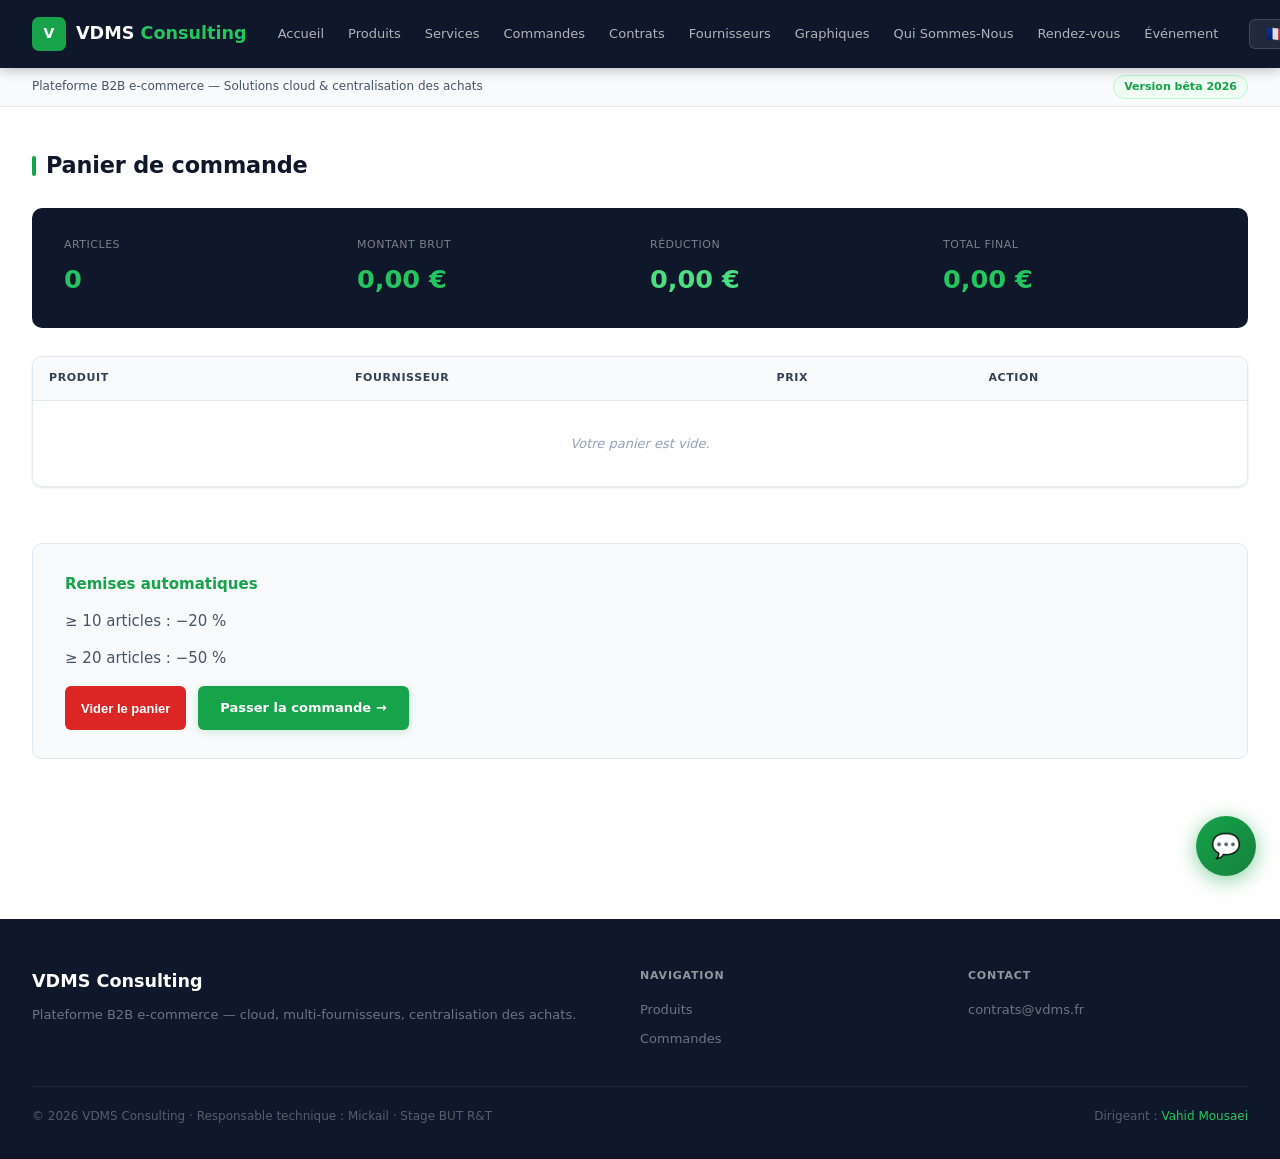
<file: panier.html>
<!DOCTYPE html>
<html lang="fr" dir="ltr">
<head>
  <meta charset="UTF-8"/>
  <meta name="viewport" content="width=device-width, initial-scale=1.0"/>
  <title>VDMS Consulting — Panier</title>
  <link rel="stylesheet" href="style.css"/>
</head>
<body>
<header>
  <div class="header-inner">
    <a class="logo-block" href="index.html"><div class="logo-icon">V</div><h1>VDMS <em>Consulting</em></h1></a>
    <button class="burger" onclick="toggleMenu()" aria-label="Menu"><span></span><span></span><span></span></button>
    <nav id="nav-menu">
      <a href="index.html" data-i18n="nav_home">Accueil</a>
      <a href="produits.html" data-i18n="nav_products">Produits</a>
      <a href="services.html" data-i18n="nav_services">Services</a>
      <a href="commandes.html" data-i18n="nav_orders">Commandes</a>
      <a href="contrats.html" data-i18n="nav_contracts">Contrats</a>
      <a href="fournisseurs.html" data-i18n="nav_suppliers">Fournisseurs</a>
      <a href="graphiques.html" data-i18n="nav_charts">Graphiques</a>
      <a href="qui-sommes-nous.html">Qui Sommes-Nous</a>
      <a href="rendez-vous.html">Rendez-vous</a>
      <a href="evenement.html">Événement</a>
    </nav>
    <div class="header-right">
            <select class="lang-select" id="lang-select" title="Language">
        <option value="fr">🇫🇷</option>
        <option value="en">🇬🇧</option>
        <option value="es">🇪🇸</option>
        <option value="de">🇩🇪</option>
        <option value="zh">🇨🇳</option>
        <option value="ar">🇸🇦</option>
      </select>
      <a class="panier-link active" href="panier.html">🛒 <span data-i18n="nav_cart">Panier</span> <span class="compteur-panier">0</span></a>
    </div>
  </div>
</header>
<div class="topbar"><div class="topbar-inner"><span data-i18n="topbar_msg"></span><span class="topbar-tag" data-i18n="topbar_tag"></span></div></div>

<main>
  <section>
    <h2 data-i18n="cart_title">Panier de commande</h2>

    <div class="panier-summary">
      <div class="summary-item"><span class="lbl" data-i18n="cart_items">Articles</span><span class="val" id="nb-articles">0</span></div>
      <div class="summary-item"><span class="lbl" data-i18n="cart_gross">Montant brut</span><span class="val" id="total">0,00 €</span></div>
      <div class="summary-item"><span class="lbl" data-i18n="cart_discount">Réduction</span><span class="val" style="color:#4ade80" id="reduction">0,00 €</span></div>
      <div class="summary-item"><span class="lbl" data-i18n="cart_total">Total final</span><span class="val" id="total-final">0,00 €</span></div>
    </div>

    <div class="table-wrap">
      <table>
        <thead>
          <tr>
            <th data-i18n="cart_product">Produit</th>
            <th data-i18n="cart_supplier">Fournisseur</th>
            <th data-i18n="cart_price">Prix</th>
            <th data-i18n="cart_action">Action</th>
          </tr>
        </thead>
        <tbody id="panier-body"></tbody>
      </table>
    </div>
  </section>

  <div class="section-box">
    <p><strong class="green" data-i18n="cart_note">Remises automatiques</strong></p>
    <p data-i18n="cart_r1">≥ 10 articles : −20 %</p>
    <p data-i18n="cart_r2">≥ 20 articles : −50 %</p>
    <div class="flex gap-12 mt-16" style="flex-wrap:wrap">
      <button class="btn-danger" onclick="viderPanier()" data-i18n="btn_clear">Vider le panier</button>
      <a class="btn" href="paiement.html" onclick="preparerCommande()" data-i18n="btn_order">Passer la commande →</a>
    </div>
  </div>
</main>

<footer class="footer">
  <div class="footer-inner">
    <div class="footer-brand"><h3>VDMS Consulting</h3><p data-i18n="footer_desc"></p></div>
    <div class="footer-col"><h4 data-i18n="footer_nav">Navigation</h4>
      <a href="produits.html" data-i18n="nav_products">Produits</a>
      <a href="commandes.html" data-i18n="nav_orders">Commandes</a>
    </div>
    <div class="footer-col"><h4 data-i18n="footer_contact">Contact</h4><a href="mailto:contrats@vdms.fr">contrats@vdms.fr</a></div>
  </div>
  <div class="footer-bottom">
    <span data-i18n="footer_legal"></span>
    <span>Dirigeant : <em>Vahid Mousaei</em></span>
  </div>
</footer>
<script src="script.js"></script>
</body>
</html>
</file>
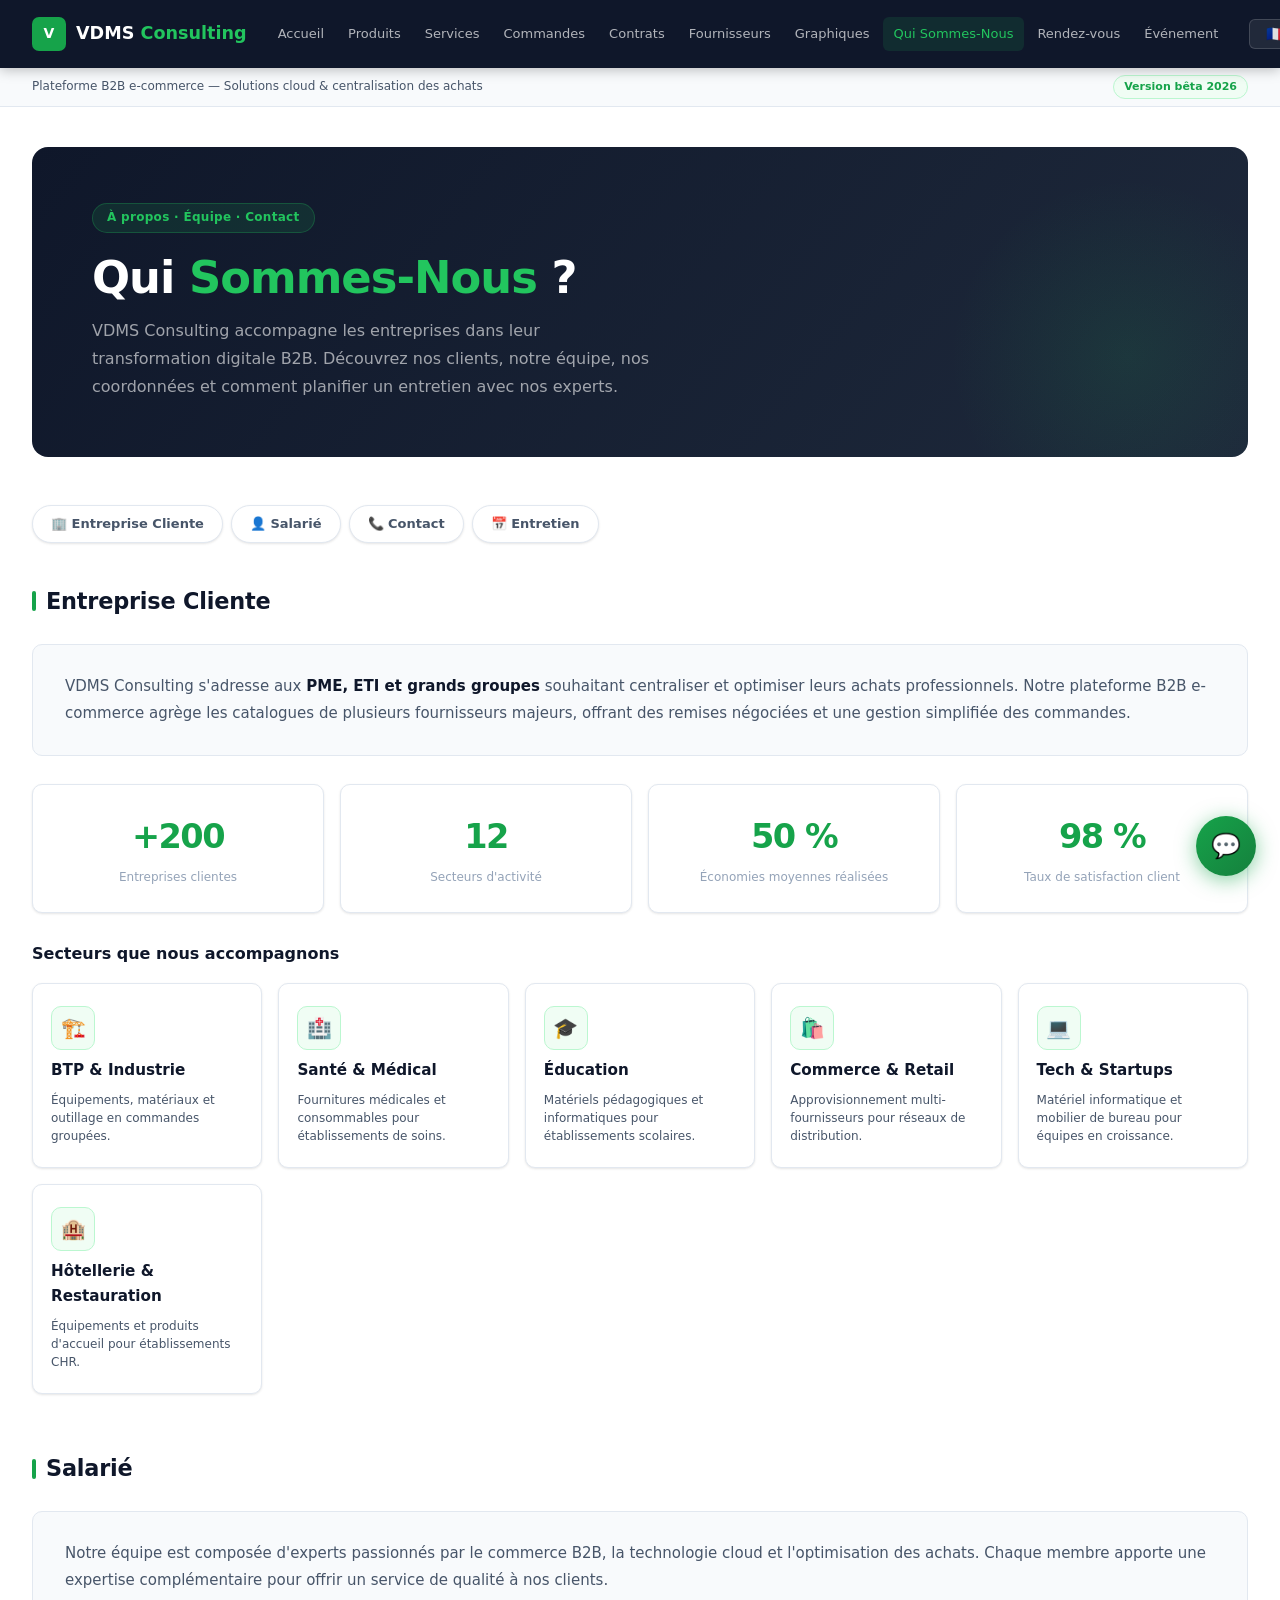
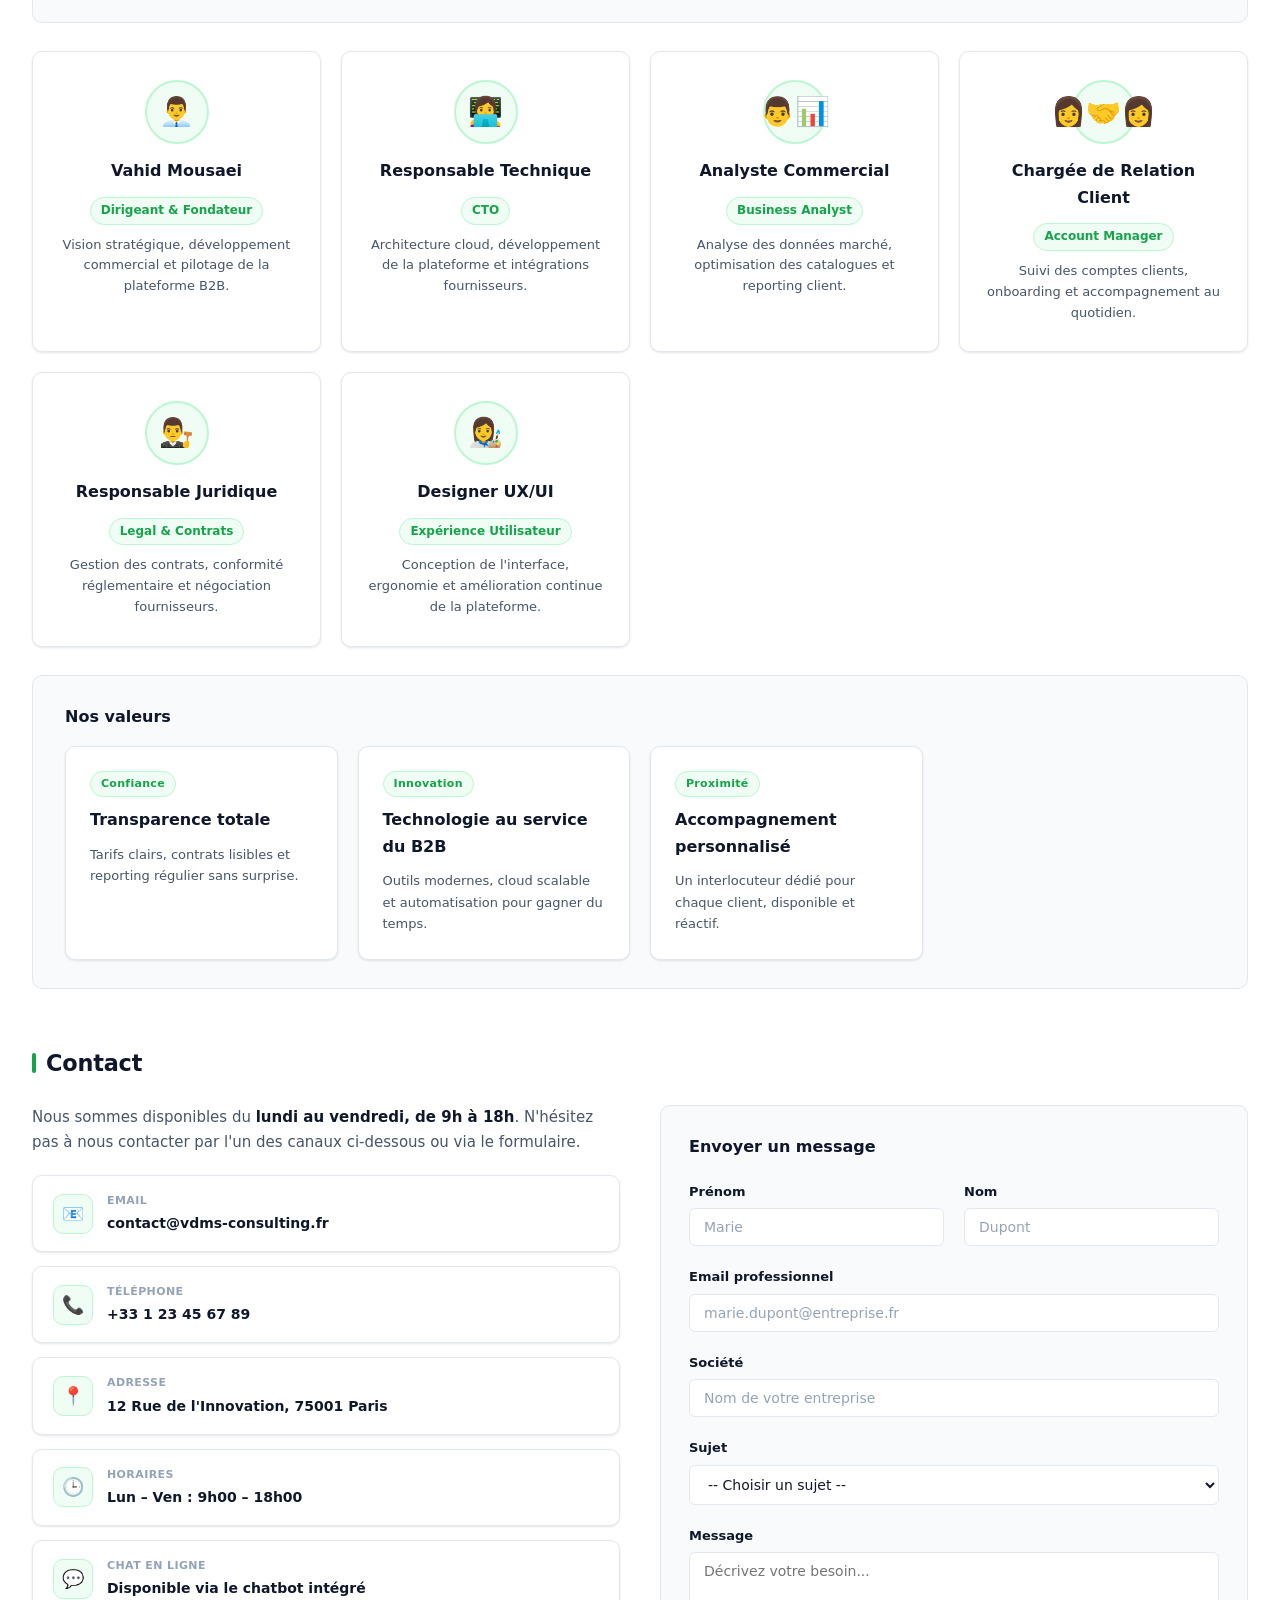
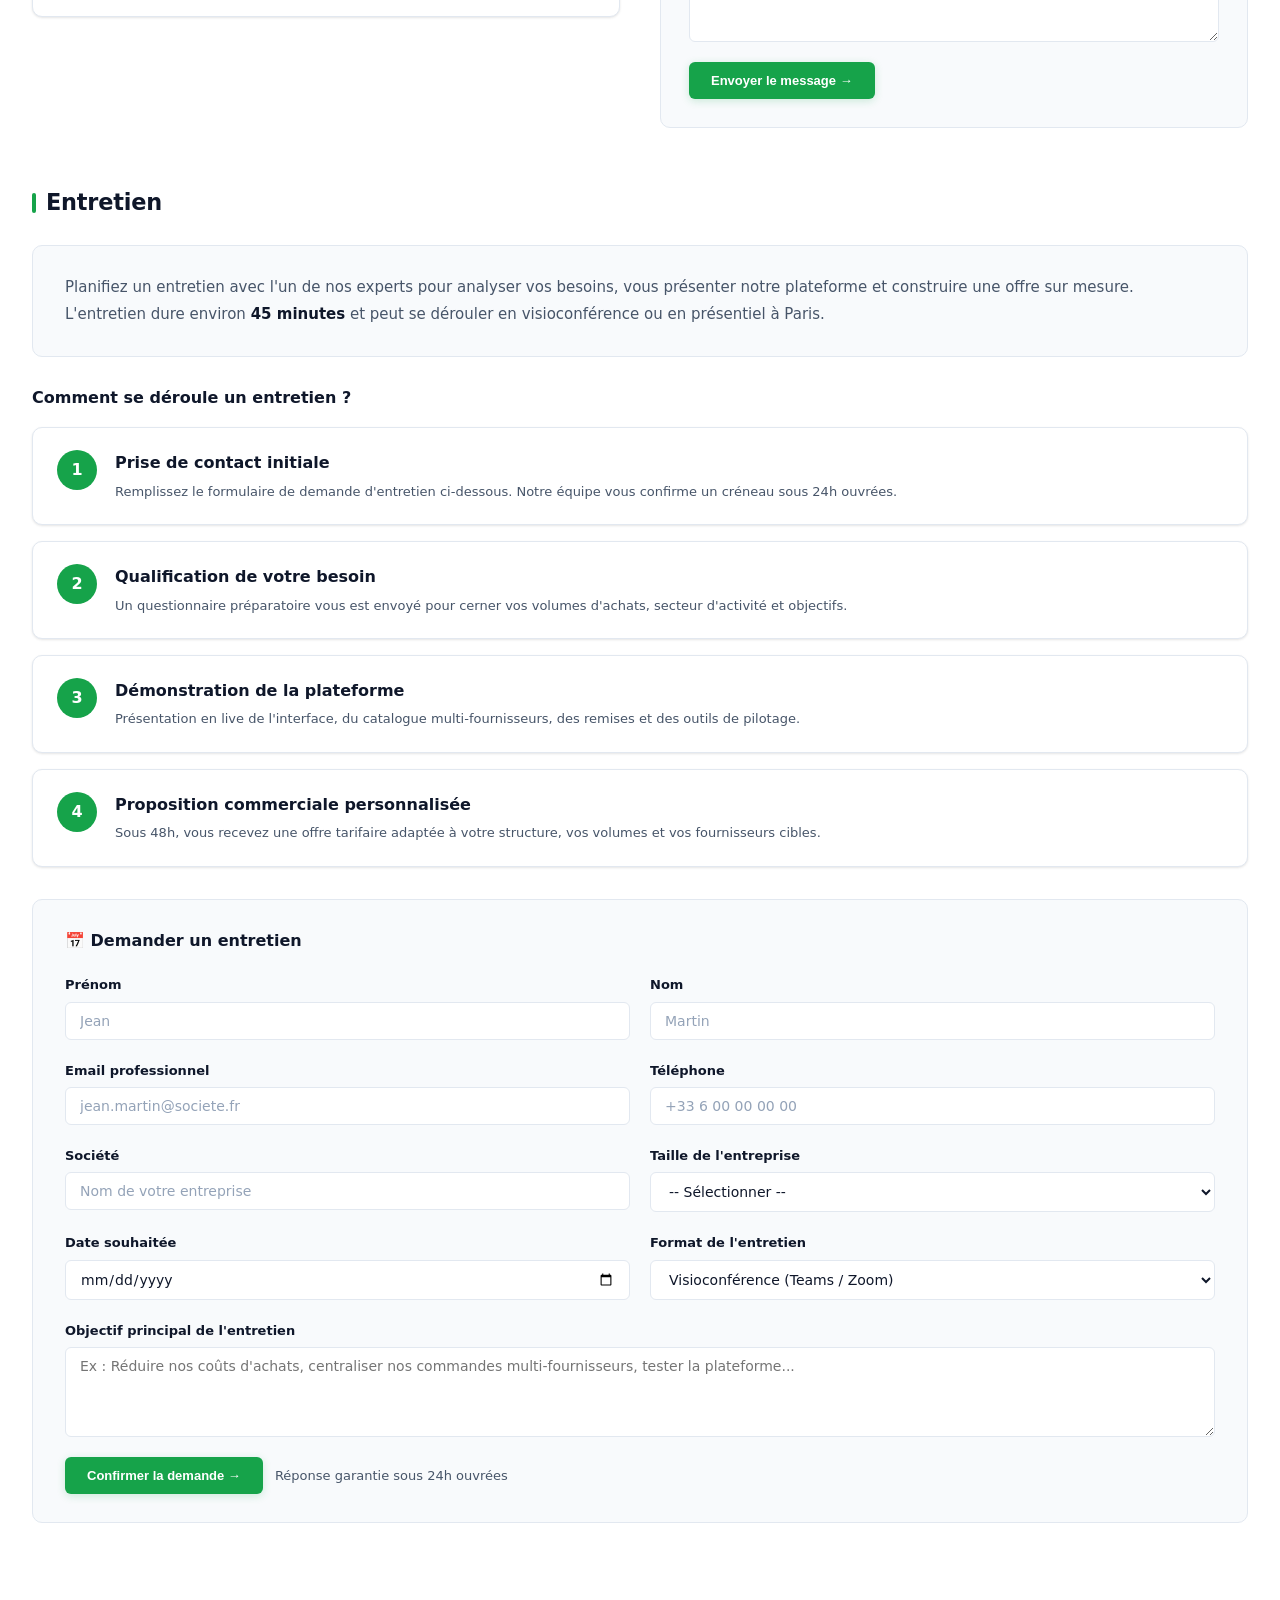
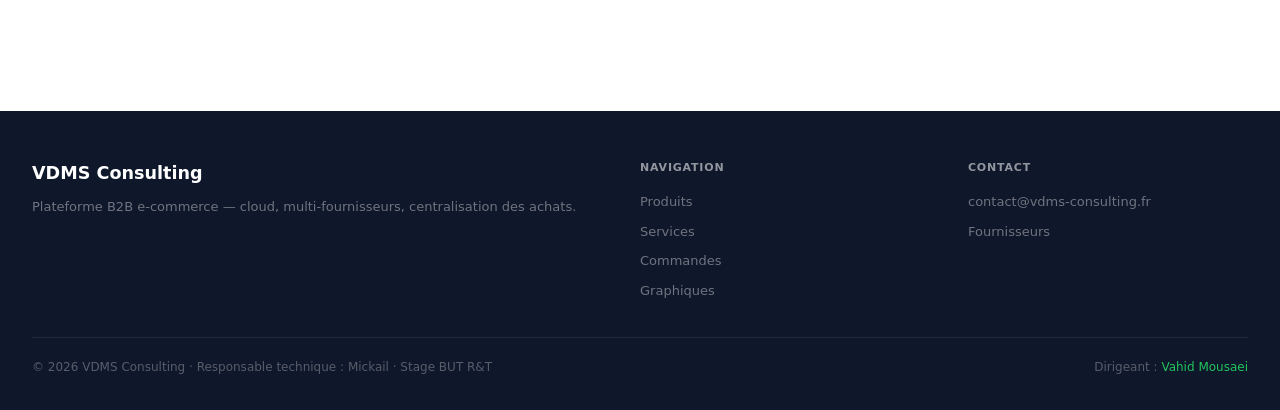
<file: qui-sommes-nous.html>
<!DOCTYPE html>
<html lang="fr" dir="ltr">
<head>
  <meta charset="UTF-8"/>
  <meta name="viewport" content="width=device-width, initial-scale=1.0"/>
  <title>Qui Sommes-Nous — VDMS Consulting</title>
  <meta name="description" content="Découvrez VDMS Consulting : nos entreprises clientes, notre équipe, nos contacts et comment organiser un entretien."/>
  <link rel="stylesheet" href="style.css"/>
</head>
<body>

<!-- HEADER -->
<header>
  <div class="header-inner">
    <a class="logo-block" href="index.html">
      <div class="logo-icon">V</div>
      <h1>VDMS <em>Consulting</em></h1>
    </a>
    <button class="burger" onclick="toggleMenu()" aria-label="Menu"><span></span><span></span><span></span></button>
    <nav id="nav-menu">
      <a href="index.html" data-i18n="nav_home">Accueil</a>
      <a href="produits.html" data-i18n="nav_products">Produits</a>
      <a href="services.html" data-i18n="nav_services">Services</a>
      <a href="commandes.html" data-i18n="nav_orders">Commandes</a>
      <a href="contrats.html" data-i18n="nav_contracts">Contrats</a>
      <a href="fournisseurs.html" data-i18n="nav_suppliers">Fournisseurs</a>
      <a href="graphiques.html" data-i18n="nav_charts">Graphiques</a>
      <a href="qui-sommes-nous.html" class="active">Qui Sommes-Nous</a>
      <a href="rendez-vous.html">Rendez-vous</a>
      <a href="evenement.html">Événement</a>
    </nav>
    <div class="header-right">
      <select class="lang-select" id="lang-select" title="Language">
        <option value="fr">🇫🇷</option>
        <option value="en">🇬🇧</option>
        <option value="es">🇪🇸</option>
        <option value="de">🇩🇪</option>
        <option value="zh">🇨🇳</option>
        <option value="ar">🇸🇦</option>
      </select>
      <a class="panier-link" href="panier.html">
        🛒 <span data-i18n="nav_cart">Panier</span>
        <span class="compteur-panier">0</span>
      </a>
    </div>
  </div>
</header>

<!-- TOPBAR -->
<div class="topbar">
  <div class="topbar-inner">
    <span data-i18n="topbar_msg">Plateforme B2B e-commerce — Solutions cloud & centralisation des achats</span>
    <span class="topbar-tag" data-i18n="topbar_tag">Version bêta 2026</span>
  </div>
</div>

<main>

  <!-- HERO QSN -->
  <div class="qsn-hero">
    <div class="hero-label">À propos · Équipe · Contact</div>
    <h2>Qui <em>Sommes-Nous</em> ?</h2>
    <p>VDMS Consulting accompagne les entreprises dans leur transformation digitale B2B. Découvrez nos clients, notre équipe, nos coordonnées et comment planifier un entretien avec nos experts.</p>
  </div>

  <!-- ANCRES DE NAVIGATION -->
  <nav class="qsn-anchors" aria-label="Sections">
    <a href="#entreprise-cliente" class="active-anchor">🏢 Entreprise Cliente</a>
    <a href="#salarie">👤 Salarié</a>
    <a href="#contact">📞 Contact</a>
    <a href="#entretien">📅 Entretien</a>
  </nav>

  <!-- ── SECTION 1 : ENTREPRISE CLIENTE ─────────────────────── -->
  <section id="entreprise-cliente">
    <h2>Entreprise Cliente</h2>

    <div class="section-box" style="margin-bottom:28px;">
      <p style="margin:0;font-size:15px;line-height:1.8;">
        VDMS Consulting s'adresse aux <strong style="color:var(--navy)">PME, ETI et grands groupes</strong> souhaitant centraliser et optimiser leurs achats professionnels. Notre plateforme B2B e-commerce agrège les catalogues de plusieurs fournisseurs majeurs, offrant des remises négociées et une gestion simplifiée des commandes.
      </p>
    </div>

    <!-- Stats clients -->
    <div class="stat-row" style="margin-bottom:28px;">
      <div class="stat-card">
        <span class="stat-val">+200</span>
        <div class="stat-lbl">Entreprises clientes</div>
      </div>
      <div class="stat-card">
        <span class="stat-val">12</span>
        <div class="stat-lbl">Secteurs d'activité</div>
      </div>
      <div class="stat-card">
        <span class="stat-val">50 %</span>
        <div class="stat-lbl">Économies moyennes réalisées</div>
      </div>
      <div class="stat-card">
        <span class="stat-val">98 %</span>
        <div class="stat-lbl">Taux de satisfaction client</div>
      </div>
    </div>

    <!-- Secteurs -->
    <h3 style="color:var(--navy);margin-bottom:16px;font-size:1rem;">Secteurs que nous accompagnons</h3>
    <div class="secteur-grid">
      <div class="secteur-card">
        <div class="secteur-icon">🏗️</div>
        <h3>BTP & Industrie</h3>
        <p>Équipements, matériaux et outillage en commandes groupées.</p>
      </div>
      <div class="secteur-card">
        <div class="secteur-icon">🏥</div>
        <h3>Santé & Médical</h3>
        <p>Fournitures médicales et consommables pour établissements de soins.</p>
      </div>
      <div class="secteur-card">
        <div class="secteur-icon">🎓</div>
        <h3>Éducation</h3>
        <p>Matériels pédagogiques et informatiques pour établissements scolaires.</p>
      </div>
      <div class="secteur-card">
        <div class="secteur-icon">🛍️</div>
        <h3>Commerce & Retail</h3>
        <p>Approvisionnement multi-fournisseurs pour réseaux de distribution.</p>
      </div>
      <div class="secteur-card">
        <div class="secteur-icon">💻</div>
        <h3>Tech & Startups</h3>
        <p>Matériel informatique et mobilier de bureau pour équipes en croissance.</p>
      </div>
      <div class="secteur-card">
        <div class="secteur-icon">🏨</div>
        <h3>Hôtellerie & Restauration</h3>
        <p>Équipements et produits d'accueil pour établissements CHR.</p>
      </div>
    </div>
  </section>

  <!-- ── SECTION 2 : SALARIÉ ─────────────────────────────────── -->
  <section id="salarie">
    <h2>Salarié</h2>

    <div class="section-box" style="margin-bottom:28px;">
      <p style="margin:0;font-size:15px;line-height:1.8;">
        Notre équipe est composée d'experts passionnés par le commerce B2B, la technologie cloud et l'optimisation des achats. Chaque membre apporte une expertise complémentaire pour offrir un service de qualité à nos clients.
      </p>
    </div>

    <div class="team-grid">
      <div class="team-card">
        <div class="team-avatar">👨‍💼</div>
        <h3>Vahid Mousaei</h3>
        <span class="role">Dirigeant & Fondateur</span>
        <p>Vision stratégique, développement commercial et pilotage de la plateforme B2B.</p>
      </div>
      <div class="team-card">
        <div class="team-avatar">👩‍💻</div>
        <h3>Responsable Technique</h3>
        <span class="role">CTO</span>
        <p>Architecture cloud, développement de la plateforme et intégrations fournisseurs.</p>
      </div>
      <div class="team-card">
        <div class="team-avatar">👨‍📊</div>
        <h3>Analyste Commercial</h3>
        <span class="role">Business Analyst</span>
        <p>Analyse des données marché, optimisation des catalogues et reporting client.</p>
      </div>
      <div class="team-card">
        <div class="team-avatar">👩‍🤝‍👩</div>
        <h3>Chargée de Relation Client</h3>
        <span class="role">Account Manager</span>
        <p>Suivi des comptes clients, onboarding et accompagnement au quotidien.</p>
      </div>
      <div class="team-card">
        <div class="team-avatar">👨‍⚖️</div>
        <h3>Responsable Juridique</h3>
        <span class="role">Legal & Contrats</span>
        <p>Gestion des contrats, conformité réglementaire et négociation fournisseurs.</p>
      </div>
      <div class="team-card">
        <div class="team-avatar">👩‍🎨</div>
        <h3>Designer UX/UI</h3>
        <span class="role">Expérience Utilisateur</span>
        <p>Conception de l'interface, ergonomie et amélioration continue de la plateforme.</p>
      </div>
    </div>

    <!-- Valeurs -->
    <div class="section-box" style="margin-top:28px;">
      <h3 style="color:var(--navy);margin-bottom:16px;">Nos valeurs</h3>
      <div class="card-container">
        <div class="card">
          <div class="card-badge">Confiance</div>
          <h3>Transparence totale</h3>
          <p>Tarifs clairs, contrats lisibles et reporting régulier sans surprise.</p>
        </div>
        <div class="card">
          <div class="card-badge">Innovation</div>
          <h3>Technologie au service du B2B</h3>
          <p>Outils modernes, cloud scalable et automatisation pour gagner du temps.</p>
        </div>
        <div class="card">
          <div class="card-badge">Proximité</div>
          <h3>Accompagnement personnalisé</h3>
          <p>Un interlocuteur dédié pour chaque client, disponible et réactif.</p>
        </div>
      </div>
    </div>
  </section>

  <!-- ── SECTION 3 : CONTACT ─────────────────────────────────── -->
  <section id="contact">
    <h2>Contact</h2>

    <div class="contact-grid">

      <!-- Informations de contact -->
      <div>
        <p style="margin-bottom:20px;font-size:15px;">Nous sommes disponibles du <strong style="color:var(--navy)">lundi au vendredi, de 9h à 18h</strong>. N'hésitez pas à nous contacter par l'un des canaux ci-dessous ou via le formulaire.</p>
        <div class="contact-info-list">
          <div class="contact-info-item">
            <div class="contact-info-icon">📧</div>
            <div class="info-text">
              <span>Email</span>
              <span>contact@vdms-consulting.fr</span>
            </div>
          </div>
          <div class="contact-info-item">
            <div class="contact-info-icon">📞</div>
            <div class="info-text">
              <span>Téléphone</span>
              <span>+33 1 23 45 67 89</span>
            </div>
          </div>
          <div class="contact-info-item">
            <div class="contact-info-icon">📍</div>
            <div class="info-text">
              <span>Adresse</span>
              <span>12 Rue de l'Innovation, 75001 Paris</span>
            </div>
          </div>
          <div class="contact-info-item">
            <div class="contact-info-icon">🕒</div>
            <div class="info-text">
              <span>Horaires</span>
              <span>Lun – Ven : 9h00 – 18h00</span>
            </div>
          </div>
          <div class="contact-info-item">
            <div class="contact-info-icon">💬</div>
            <div class="info-text">
              <span>Chat en ligne</span>
              <span>Disponible via le chatbot intégré</span>
            </div>
          </div>
        </div>
      </div>

      <!-- Formulaire de contact -->
      <div>
        <div class="section-box" style="padding:28px;margin:0;">
          <h3 style="color:var(--navy);margin-bottom:20px;">Envoyer un message</h3>
          <form id="contact-form" onsubmit="envoyerContact(event)">
            <div class="form-grid">
              <div class="form-group">
                <label for="c-prenom">Prénom</label>
                <input type="text" id="c-prenom" placeholder="Marie" required/>
              </div>
              <div class="form-group">
                <label for="c-nom">Nom</label>
                <input type="text" id="c-nom" placeholder="Dupont" required/>
              </div>
            </div>
            <div class="form-group">
              <label for="c-email">Email professionnel</label>
              <input type="email" id="c-email" placeholder="marie.dupont@entreprise.fr" required/>
            </div>
            <div class="form-group">
              <label for="c-societe">Société</label>
              <input type="text" id="c-societe" placeholder="Nom de votre entreprise"/>
            </div>
            <div class="form-group">
              <label for="c-sujet">Sujet</label>
              <select id="c-sujet">
                <option value="">-- Choisir un sujet --</option>
                <option value="info">Demande d'information</option>
                <option value="demo">Demande de démo</option>
                <option value="tarif">Tarification &amp; contrats</option>
                <option value="support">Support technique</option>
                <option value="partenariat">Partenariat</option>
                <option value="autre">Autre</option>
              </select>
            </div>
            <div class="form-group">
              <label for="c-message">Message</label>
              <textarea id="c-message" placeholder="Décrivez votre besoin..." rows="4" required></textarea>
            </div>
            <div id="contact-alert" style="display:none;" class="alert alert-success">✅ Votre message a bien été envoyé. Nous vous répondrons sous 24h.</div>
            <div class="form-actions">
              <button type="submit" class="btn">Envoyer le message →</button>
            </div>
          </form>
        </div>
      </div>
    </div>
  </section>

  <!-- ── SECTION 4 : ENTRETIEN ───────────────────────────────── -->
  <section id="entretien">
    <h2>Entretien</h2>

    <div class="section-box" style="margin-bottom:28px;">
      <p style="margin:0;font-size:15px;line-height:1.8;">
        Planifiez un entretien avec l'un de nos experts pour analyser vos besoins, vous présenter notre plateforme et construire une offre sur mesure. L'entretien dure environ <strong style="color:var(--navy)">45 minutes</strong> et peut se dérouler en visioconférence ou en présentiel à Paris.
      </p>
    </div>

    <!-- Étapes -->
    <h3 style="color:var(--navy);margin-bottom:16px;font-size:1rem;">Comment se déroule un entretien ?</h3>
    <div class="steps-list" style="margin-bottom:32px;">
      <div class="step-item">
        <div class="step-num">1</div>
        <div class="step-body">
          <h3>Prise de contact initiale</h3>
          <p>Remplissez le formulaire de demande d'entretien ci-dessous. Notre équipe vous confirme un créneau sous 24h ouvrées.</p>
        </div>
      </div>
      <div class="step-item">
        <div class="step-num">2</div>
        <div class="step-body">
          <h3>Qualification de votre besoin</h3>
          <p>Un questionnaire préparatoire vous est envoyé pour cerner vos volumes d'achats, secteur d'activité et objectifs.</p>
        </div>
      </div>
      <div class="step-item">
        <div class="step-num">3</div>
        <div class="step-body">
          <h3>Démonstration de la plateforme</h3>
          <p>Présentation en live de l'interface, du catalogue multi-fournisseurs, des remises et des outils de pilotage.</p>
        </div>
      </div>
      <div class="step-item">
        <div class="step-num">4</div>
        <div class="step-body">
          <h3>Proposition commerciale personnalisée</h3>
          <p>Sous 48h, vous recevez une offre tarifaire adaptée à votre structure, vos volumes et vos fournisseurs cibles.</p>
        </div>
      </div>
    </div>

    <!-- Formulaire d'entretien -->
    <div class="section-box" style="margin:0;">
      <h3 style="color:var(--navy);margin-bottom:20px;">📅 Demander un entretien</h3>
      <form id="entretien-form" onsubmit="envoyerEntretien(event)">
        <div class="form-grid">
          <div class="form-group">
            <label for="e-prenom">Prénom</label>
            <input type="text" id="e-prenom" placeholder="Jean" required/>
          </div>
          <div class="form-group">
            <label for="e-nom">Nom</label>
            <input type="text" id="e-nom" placeholder="Martin" required/>
          </div>
        </div>
        <div class="form-grid">
          <div class="form-group">
            <label for="e-email">Email professionnel</label>
            <input type="email" id="e-email" placeholder="jean.martin@societe.fr" required/>
          </div>
          <div class="form-group">
            <label for="e-tel">Téléphone</label>
            <input type="tel" id="e-tel" placeholder="+33 6 00 00 00 00"/>
          </div>
        </div>
        <div class="form-grid">
          <div class="form-group">
            <label for="e-societe">Société</label>
            <input type="text" id="e-societe" placeholder="Nom de votre entreprise" required/>
          </div>
          <div class="form-group">
            <label for="e-taille">Taille de l'entreprise</label>
            <select id="e-taille">
              <option value="">-- Sélectionner --</option>
              <option value="tpe">TPE (1 – 9 salariés)</option>
              <option value="pme">PME (10 – 249 salariés)</option>
              <option value="eti">ETI (250 – 4 999 salariés)</option>
              <option value="ge">Grande entreprise (5 000+)</option>
            </select>
          </div>
        </div>
        <div class="form-grid">
          <div class="form-group">
            <label for="e-date">Date souhaitée</label>
            <input type="date" id="e-date" min="" required/>
          </div>
          <div class="form-group">
            <label for="e-format">Format de l'entretien</label>
            <select id="e-format">
              <option value="visio">Visioconférence (Teams / Zoom)</option>
              <option value="tel">Appel téléphonique</option>
              <option value="presentiel">Présentiel — Paris</option>
            </select>
          </div>
        </div>
        <div class="form-group">
          <label for="e-objectif">Objectif principal de l'entretien</label>
          <textarea id="e-objectif" rows="3" placeholder="Ex : Réduire nos coûts d'achats, centraliser nos commandes multi-fournisseurs, tester la plateforme..."></textarea>
        </div>
        <div id="entretien-alert" style="display:none;" class="alert alert-success">✅ Votre demande d'entretien a bien été enregistrée. Nous vous confirmons un créneau dans les 24h.</div>
        <div class="form-actions">
          <button type="submit" class="btn">Confirmer la demande →</button>
          <span class="muted text-sm">Réponse garantie sous 24h ouvrées</span>
        </div>
      </form>
    </div>
  </section>

</main>

<!-- FOOTER -->
<footer class="footer">
  <div class="footer-inner">
    <div class="footer-brand">
      <h3>VDMS Consulting</h3>
      <p data-i18n="footer_desc">Plateforme B2B e-commerce — cloud, multi-fournisseurs, centralisation des achats professionnels.</p>
    </div>
    <div class="footer-col">
      <h4 data-i18n="footer_nav">Navigation</h4>
      <a href="produits.html" data-i18n="nav_products">Produits</a>
      <a href="services.html" data-i18n="nav_services">Services</a>
      <a href="commandes.html" data-i18n="nav_orders">Commandes</a>
      <a href="graphiques.html" data-i18n="nav_charts">Graphiques</a>
    </div>
    <div class="footer-col">
      <h4 data-i18n="footer_contact">Contact</h4>
      <a href="qui-sommes-nous.html#contact">contact@vdms-consulting.fr</a>
      <a href="fournisseurs.html" data-i18n="nav_suppliers">Fournisseurs</a>
    </div>
  </div>
  <div class="footer-bottom">
    <span data-i18n="footer_legal"></span>
    <span>Dirigeant : <em>Vahid Mousaei</em></span>
  </div>
</footer>

<script src="script.js"></script>
<script>
  // Date minimum = aujourd'hui pour le calendrier
  document.addEventListener('DOMContentLoaded', function () {
    const today = new Date().toISOString().split('T')[0];
    const dateInput = document.getElementById('e-date');
    if (dateInput) dateInput.min = today;
  });

  // Formulaire de contact
  function envoyerContact(e) {
    e.preventDefault();
    const alert = document.getElementById('contact-alert');
    alert.style.display = 'block';
    e.target.reset();
    setTimeout(() => { alert.style.display = 'none'; }, 5000);
  }

  // Formulaire d'entretien
  function envoyerEntretien(e) {
    e.preventDefault();
    const alert = document.getElementById('entretien-alert');
    alert.style.display = 'block';
    e.target.reset();
    setTimeout(() => { alert.style.display = 'none'; }, 5000);
  }

  // Highlight ancre active au scroll
  const anchors = document.querySelectorAll('.qsn-anchors a');
  const sections = ['entreprise-cliente', 'salarie', 'contact', 'entretien'];

  window.addEventListener('scroll', () => {
    let current = '';
    sections.forEach(id => {
      const el = document.getElementById(id);
      if (el && el.getBoundingClientRect().top <= 120) current = id;
    });
    anchors.forEach(a => {
      a.classList.remove('active-anchor');
      if (a.getAttribute('href') === '#' + current) a.classList.add('active-anchor');
    });
  });
</script>
</body>
</html>
</file>
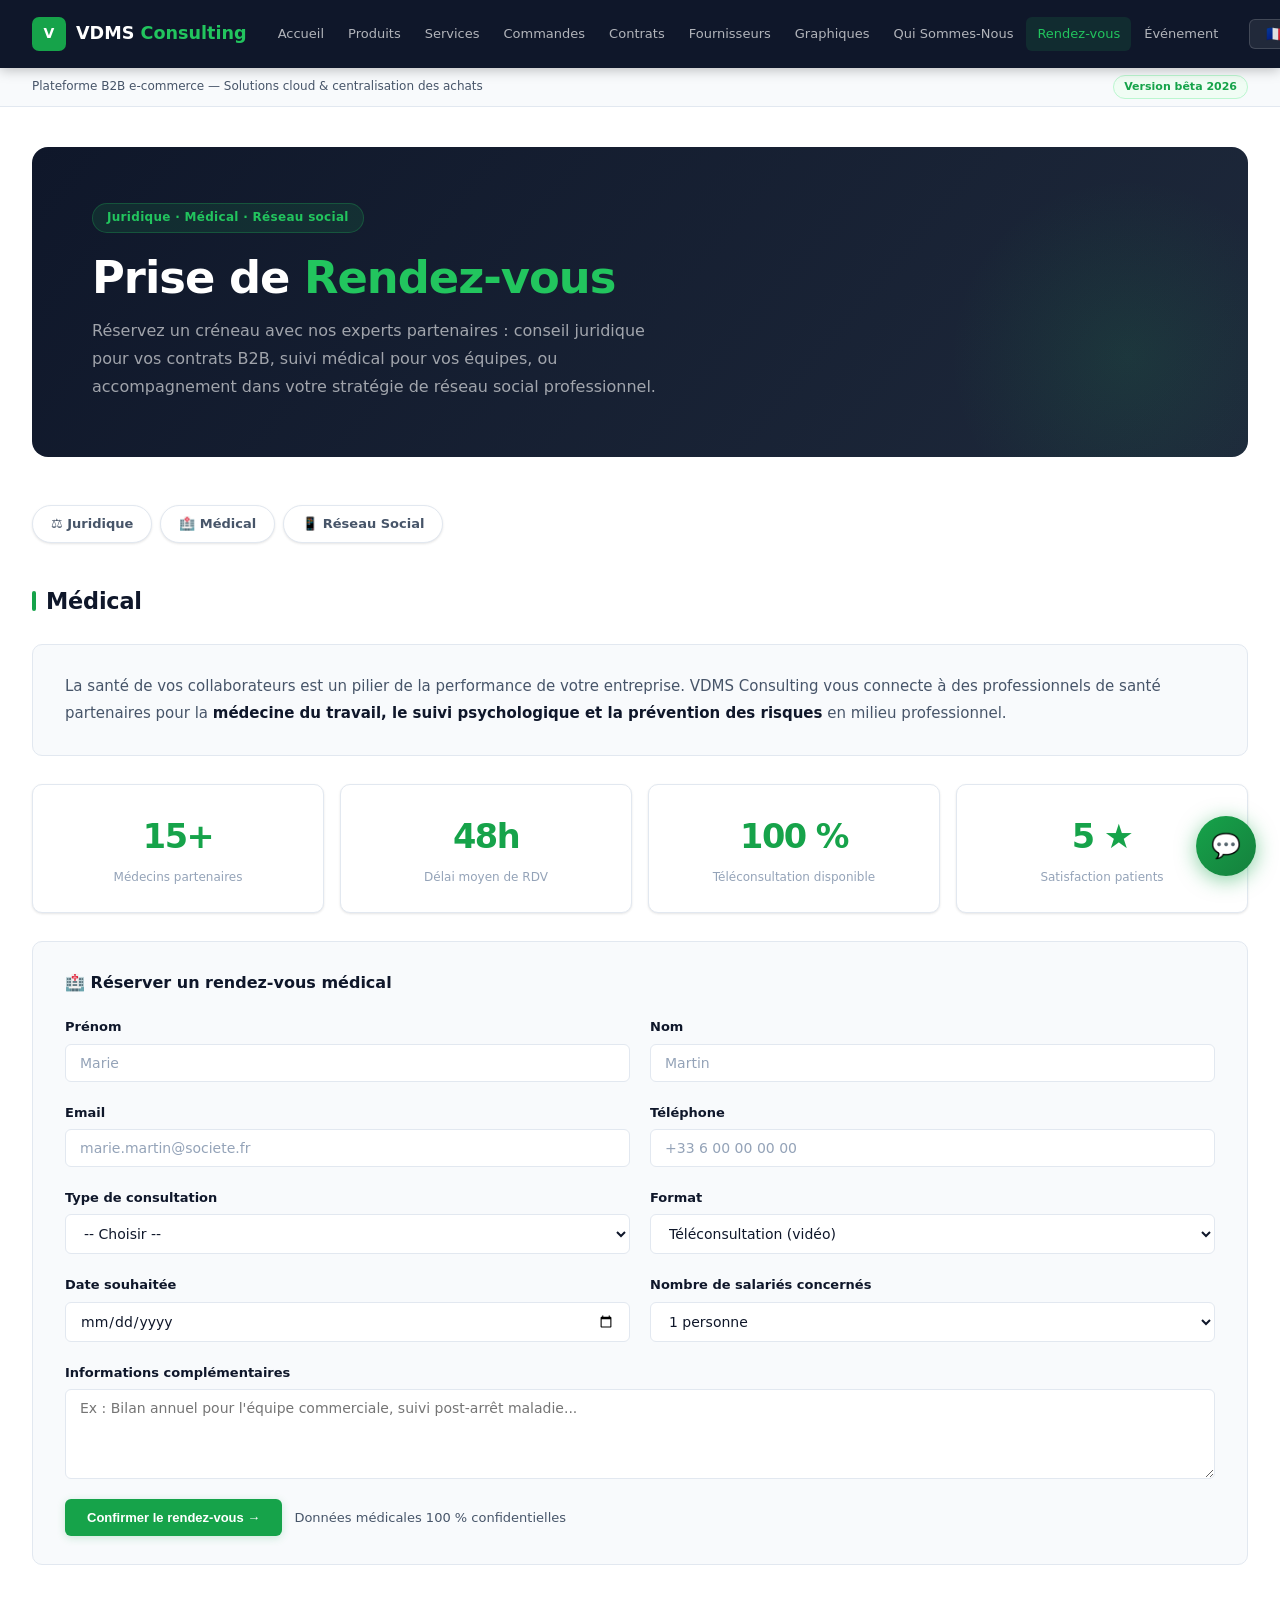
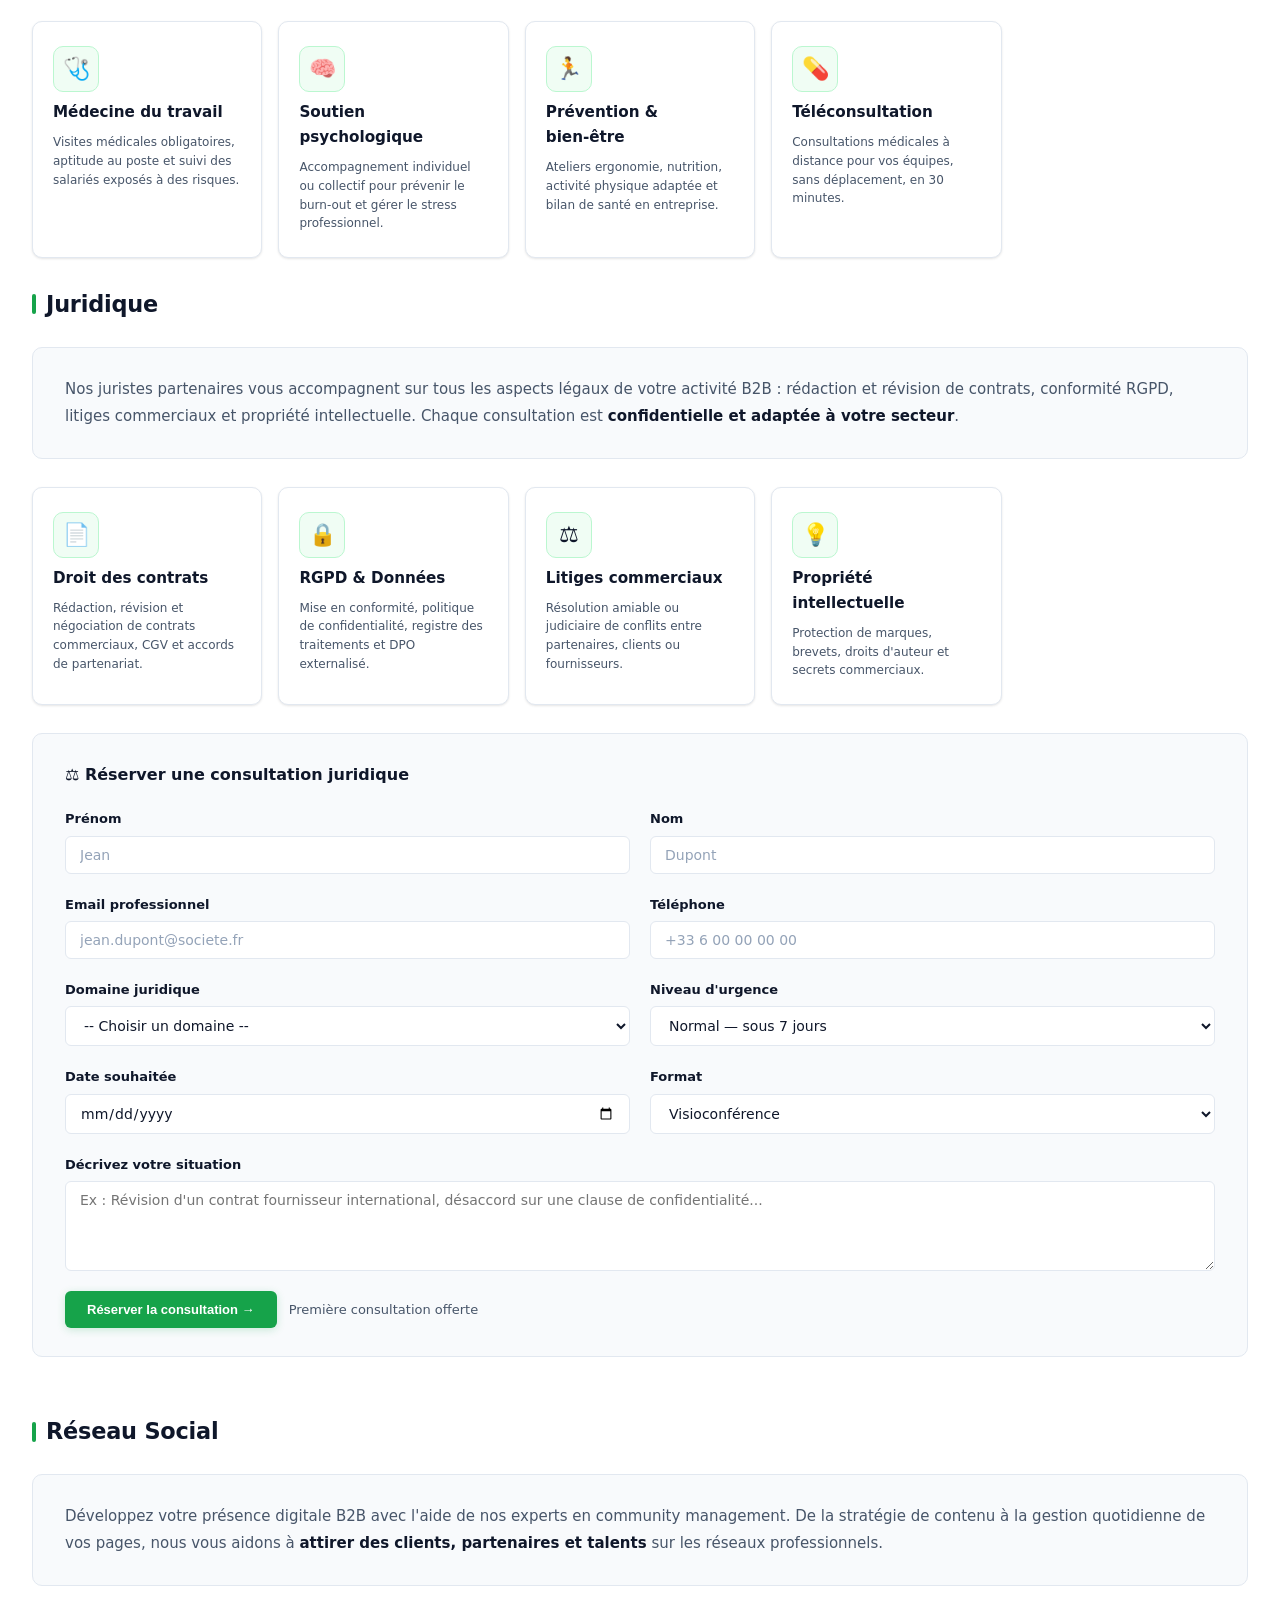
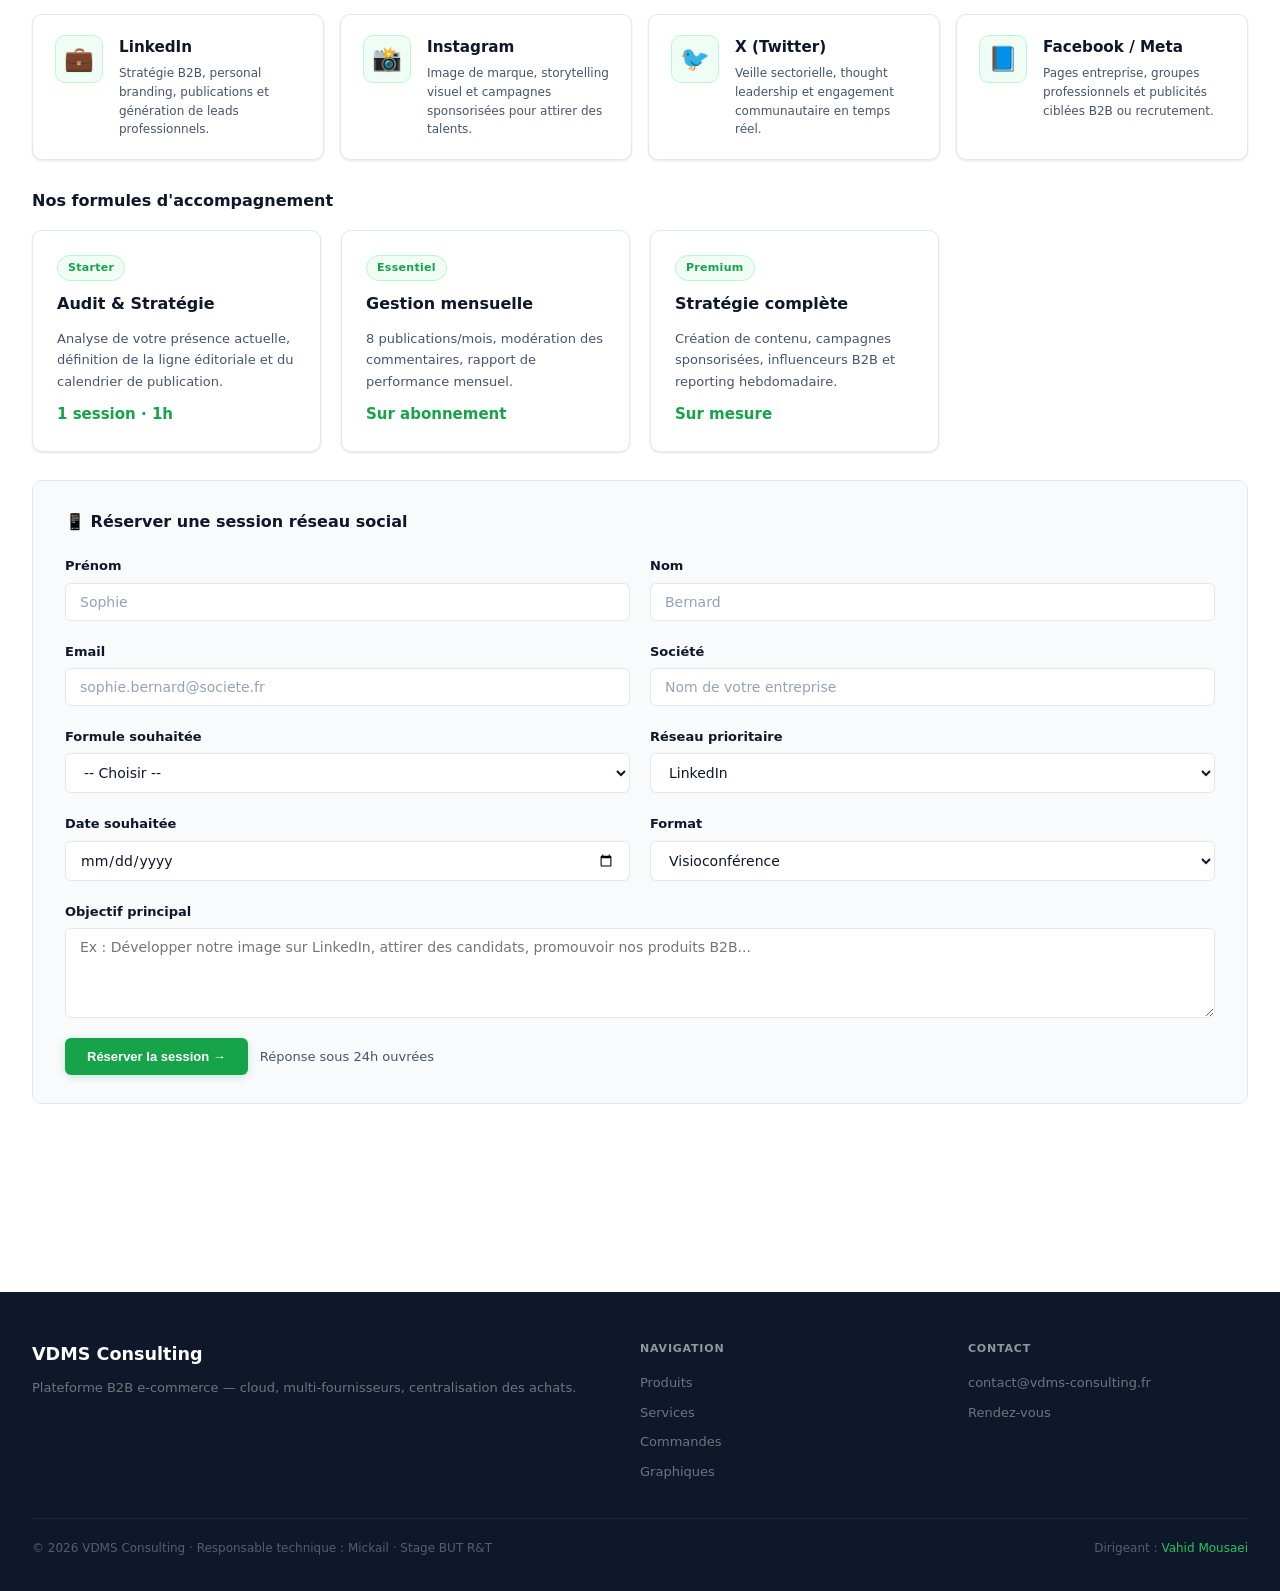
<file: rendez-vous.html>
<!DOCTYPE html>
<html lang="fr" dir="ltr">
<head>
  <meta charset="UTF-8"/>
  <meta name="viewport" content="width=device-width, initial-scale=1.0"/>
  <title>Rendez-vous — VDMS Consulting</title>
  <meta name="description" content="Prenez rendez-vous avec VDMS Consulting : conseil juridique, médical ou gestion de votre réseau social professionnel."/>
  <link rel="stylesheet" href="style.css"/>
</head>
<body>

<!-- HEADER -->
<header>
  <div class="header-inner">
    <a class="logo-block" href="index.html">
      <div class="logo-icon">V</div>
      <h1>VDMS <em>Consulting</em></h1>
    </a>
    <button class="burger" onclick="toggleMenu()" aria-label="Menu"><span></span><span></span><span></span></button>
    <nav id="nav-menu">
      <a href="index.html" data-i18n="nav_home">Accueil</a>
      <a href="produits.html" data-i18n="nav_products">Produits</a>
      <a href="services.html" data-i18n="nav_services">Services</a>
      <a href="commandes.html" data-i18n="nav_orders">Commandes</a>
      <a href="contrats.html" data-i18n="nav_contracts">Contrats</a>
      <a href="fournisseurs.html" data-i18n="nav_suppliers">Fournisseurs</a>
      <a href="graphiques.html" data-i18n="nav_charts">Graphiques</a>
      <a href="qui-sommes-nous.html">Qui Sommes-Nous</a>
      <a href="rendez-vous.html" class="active">Rendez-vous</a>
      <a href="evenement.html">Événement</a>
    </nav>
    <div class="header-right">
      <select class="lang-select" id="lang-select" title="Language">
        <option value="fr">🇫🇷</option>
        <option value="en">🇬🇧</option>
        <option value="es">🇪🇸</option>
        <option value="de">🇩🇪</option>
        <option value="zh">🇨🇳</option>
        <option value="ar">🇸🇦</option>
      </select>
      <a class="panier-link" href="panier.html">
        🛒 <span data-i18n="nav_cart">Panier</span>
        <span class="compteur-panier">0</span>
      </a>
    </div>
  </div>
</header>

<!-- TOPBAR -->
<div class="topbar">
  <div class="topbar-inner">
    <span data-i18n="topbar_msg">Plateforme B2B e-commerce — Solutions cloud & centralisation des achats</span>
    <span class="topbar-tag" data-i18n="topbar_tag">Version bêta 2026</span>
  </div>
</div>

<main>

  <!-- HERO RDV -->
  <div class="rdv-hero">
    <div class="hero-label">Juridique · Médical · Réseau social</div>
    <h2>Prise de <em>Rendez-vous</em></h2>
    <p>Réservez un créneau avec nos experts partenaires : conseil juridique pour vos contrats B2B, suivi médical pour vos équipes, ou accompagnement dans votre stratégie de réseau social professionnel.</p>
  </div>

  <!-- ANCRES DE NAVIGATION -->
  <nav class="rdv-anchors" aria-label="Sections">
    <a href="#juridique" class="active-rdv">⚖️ Juridique</a>
    <a href="#medical">🏥 Médical</a>
    <a href="#reseau-social">📱 Réseau Social</a>
  </nav>

 

    

  <!-- ── SECTION 2 : MÉDICAL ─────────────────────────────────── -->
  <section id="medical">
    <h2>Médical</h2>

    <div class="section-box" style="margin-bottom:28px;">
      <p style="margin:0;font-size:15px;line-height:1.8;">
        La santé de vos collaborateurs est un pilier de la performance de votre entreprise. VDMS Consulting vous connecte à des professionnels de santé partenaires pour la <strong style="color:var(--navy)">médecine du travail, le suivi psychologique et la prévention des risques</strong> en milieu professionnel.
      </p>
    </div>

    <!-- Stats santé -->
    <div class="stat-row" style="margin-bottom:28px;">
      <div class="stat-card">
        <span class="stat-val">15+</span>
        <div class="stat-lbl">Médecins partenaires</div>
      </div>
      <div class="stat-card">
        <span class="stat-val">48h</span>
        <div class="stat-lbl">Délai moyen de RDV</div>
      </div>
      <div class="stat-card">
        <span class="stat-val">100 %</span>
        <div class="stat-lbl">Téléconsultation disponible</div>
      </div>
      <div class="stat-card">
        <span class="stat-val">5 ★</span>
        <div class="stat-lbl">Satisfaction patients</div>
      </div>
    </div>

     <!-- Formulaire RDV Médical -->
    <div class="section-box" style="margin:0;">
      <h3 style="color:var(--navy);margin-bottom:20px;">🏥 Réserver un rendez-vous médical</h3>
      <form id="form-medical" onsubmit="envoyerRdv(event,'medical')">
        <div class="form-grid">
          <div class="form-group">
            <label for="m-prenom">Prénom</label>
            <input type="text" id="m-prenom" placeholder="Marie" required/>
          </div>
          <div class="form-group">
            <label for="m-nom">Nom</label>
            <input type="text" id="m-nom" placeholder="Martin" required/>
          </div>
        </div>
        <div class="form-grid">
          <div class="form-group">
            <label for="m-email">Email</label>
            <input type="email" id="m-email" placeholder="marie.martin@societe.fr" required/>
          </div>
          <div class="form-group">
            <label for="m-tel">Téléphone</label>
            <input type="tel" id="m-tel" placeholder="+33 6 00 00 00 00" required/>
          </div>
        </div>
        <div class="form-grid">
          <div class="form-group">
            <label for="m-specialite">Type de consultation</label>
            <select id="m-specialite">
              <option value="">-- Choisir --</option>
              <option value="travail">Médecine du travail</option>
              <option value="psy">Soutien psychologique</option>
              <option value="prevention">Prévention & bien-être</option>
              <option value="teleconsult">Téléconsultation généraliste</option>
            </select>
          </div>
          <div class="form-group">
            <label for="m-format">Format</label>
            <select id="m-format">
              <option value="teleconsult">Téléconsultation (vidéo)</option>
              <option value="cabinet">En cabinet</option>
              <option value="entreprise">Sur site entreprise</option>
            </select>
          </div>
        </div>
        <div class="form-grid">
          <div class="form-group">
            <label for="m-date">Date souhaitée</label>
            <input type="date" id="m-date" required/>
          </div>
          <div class="form-group">
            <label for="m-nb">Nombre de salariés concernés</label>
            <select id="m-nb">
              <option value="1">1 personne</option>
              <option value="2-10">2 à 10 personnes</option>
              <option value="11-50">11 à 50 personnes</option>
              <option value="50+">Plus de 50 personnes</option>
            </select>
          </div>
        </div>
        <div class="form-group">
          <label for="m-notes">Informations complémentaires</label>
          <textarea id="m-notes" rows="3" placeholder="Ex : Bilan annuel pour l'équipe commerciale, suivi post-arrêt maladie..."></textarea>
        </div>
        <div id="alert-medical" class="alert alert-success" style="display:none;">✅ Votre demande de rendez-vous médical a bien été enregistrée. Un professionnel de santé vous contacte sous 48h.</div>
        <div class="form-actions">
          <button type="submit" class="btn">Confirmer le rendez-vous →</button>
          <span class="muted text-sm">Données médicales 100 % confidentielles</span>
        </div>
      </form>
    </div>
  </section>
    
    <!-- Spécialités médicales -->
    <div class="rdv-spec-grid" style="margin-bottom:28px;">
      <div class="rdv-spec-card">
        <div class="rdv-spec-icon">🩺</div>
        <h3>Médecine du travail</h3>
        <p>Visites médicales obligatoires, aptitude au poste et suivi des salariés exposés à des risques.</p>
      </div>
      <div class="rdv-spec-card">
        <div class="rdv-spec-icon">🧠</div>
        <h3>Soutien psychologique</h3>
        <p>Accompagnement individuel ou collectif pour prévenir le burn-out et gérer le stress professionnel.</p>
      </div>
      <div class="rdv-spec-card">
        <div class="rdv-spec-icon">🏃</div>
        <h3>Prévention & bien-être</h3>
        <p>Ateliers ergonomie, nutrition, activité physique adaptée et bilan de santé en entreprise.</p>
      </div>
      <div class="rdv-spec-card">
        <div class="rdv-spec-icon">💊</div>
        <h3>Téléconsultation</h3>
        <p>Consultations médicales à distance pour vos équipes, sans déplacement, en 30 minutes.</p>
      </div>
    </div>
 <!-- ── SECTION 1 : JURIDIQUE ───────────────────────────────── -->
  <section id="juridique">
    <h2>Juridique</h2>

    <div class="section-box" style="margin-bottom:28px;">
      <p style="margin:0;font-size:15px;line-height:1.8;">
        Nos juristes partenaires vous accompagnent sur tous les aspects légaux de votre activité B2B : rédaction et révision de contrats, conformité RGPD, litiges commerciaux et propriété intellectuelle. Chaque consultation est <strong style="color:var(--navy)">confidentielle et adaptée à votre secteur</strong>.
      </p>
    </div>

    <!-- Spécialités -->
    <div class="rdv-spec-grid" style="margin-bottom:28px;">
      <div class="rdv-spec-card">
        <div class="rdv-spec-icon">📄</div>
        <h3>Droit des contrats</h3>
        <p>Rédaction, révision et négociation de contrats commerciaux, CGV et accords de partenariat.</p>
      </div>
      <div class="rdv-spec-card">
        <div class="rdv-spec-icon">🔒</div>
        <h3>RGPD & Données</h3>
        <p>Mise en conformité, politique de confidentialité, registre des traitements et DPO externalisé.</p>
      </div>
      <div class="rdv-spec-card">
        <div class="rdv-spec-icon">⚖️</div>
        <h3>Litiges commerciaux</h3>
        <p>Résolution amiable ou judiciaire de conflits entre partenaires, clients ou fournisseurs.</p>
      </div>
      <div class="rdv-spec-card">
        <div class="rdv-spec-icon">💡</div>
        <h3>Propriété intellectuelle</h3>
        <p>Protection de marques, brevets, droits d'auteur et secrets commerciaux.</p>
      </div>
    </div>
    
  <!-- Formulaire RDV Juridique -->
    <div class="section-box" style="margin:0;">
      <h3 style="color:var(--navy);margin-bottom:20px;">⚖️ Réserver une consultation juridique</h3>
      <form id="form-juridique" onsubmit="envoyerRdv(event,'juridique')">
        <div class="form-grid">
          <div class="form-group">
            <label for="j-prenom">Prénom</label>
            <input type="text" id="j-prenom" placeholder="Jean" required/>
          </div>
          <div class="form-group">
            <label for="j-nom">Nom</label>
            <input type="text" id="j-nom" placeholder="Dupont" required/>
          </div>
        </div>
        <div class="form-grid">
          <div class="form-group">
            <label for="j-email">Email professionnel</label>
            <input type="email" id="j-email" placeholder="jean.dupont@societe.fr" required/>
          </div>
          <div class="form-group">
            <label for="j-tel">Téléphone</label>
            <input type="tel" id="j-tel" placeholder="+33 6 00 00 00 00"/>
          </div>
        </div>
        <div class="form-grid">
          <div class="form-group">
            <label for="j-specialite">Domaine juridique</label>
            <select id="j-specialite">
              <option value="">-- Choisir un domaine --</option>
              <option value="contrats">Droit des contrats</option>
              <option value="rgpd">RGPD & Données personnelles</option>
              <option value="litiges">Litiges commerciaux</option>
              <option value="pi">Propriété intellectuelle</option>
              <option value="social">Droit du travail</option>
              <option value="autre">Autre</option>
            </select>
          </div>
          <div class="form-group">
            <label for="j-urgence">Niveau d'urgence</label>
            <select id="j-urgence">
              <option value="normal">Normal — sous 7 jours</option>
              <option value="urgent">Urgent — sous 48h</option>
              <option value="critique">Critique — aujourd'hui</option>
            </select>
          </div>
        </div>
        <div class="form-grid">
          <div class="form-group">
            <label for="j-date">Date souhaitée</label>
            <input type="date" id="j-date" required/>
          </div>
          <div class="form-group">
            <label for="j-format">Format</label>
            <select id="j-format">
              <option value="visio">Visioconférence</option>
              <option value="tel">Téléphone</option>
              <option value="cabinet">En cabinet — Paris</option>
            </select>
          </div>
        </div>
        <div class="form-group">
          <label for="j-desc">Décrivez votre situation</label>
          <textarea id="j-desc" rows="3" placeholder="Ex : Révision d'un contrat fournisseur international, désaccord sur une clause de confidentialité..."></textarea>
        </div>
        <div id="alert-juridique" class="alert alert-success" style="display:none;">✅ Votre demande de consultation juridique a bien été enregistrée. Un juriste vous contacte sous 24h.</div>
        <div class="form-actions">
          <button type="submit" class="btn">Réserver la consultation →</button>
          <span class="muted text-sm">Première consultation offerte</span>
        </div>
      </form>
    </div>
  </section>

  <!-- ── SECTION 3 : RÉSEAU SOCIAL ──────────────────────────── -->
  <section id="reseau-social">
    <h2>Réseau Social</h2>

    <div class="section-box" style="margin-bottom:28px;">
      <p style="margin:0;font-size:15px;line-height:1.8;">
        Développez votre présence digitale B2B avec l'aide de nos experts en community management. De la stratégie de contenu à la gestion quotidienne de vos pages, nous vous aidons à <strong style="color:var(--navy)">attirer des clients, partenaires et talents</strong> sur les réseaux professionnels.
      </p>
    </div>

    <!-- Réseaux couverts -->
    <div class="rdv-reseau-grid" style="margin-bottom:28px;">
      <div class="rdv-reseau-card">
        <div class="rdv-reseau-logo">💼</div>
        <div>
          <h3>LinkedIn</h3>
          <p>Stratégie B2B, personal branding, publications et génération de leads professionnels.</p>
        </div>
      </div>
      <div class="rdv-reseau-card">
        <div class="rdv-reseau-logo">📸</div>
        <div>
          <h3>Instagram</h3>
          <p>Image de marque, storytelling visuel et campagnes sponsorisées pour attirer des talents.</p>
        </div>
      </div>
      <div class="rdv-reseau-card">
        <div class="rdv-reseau-logo">🐦</div>
        <div>
          <h3>X (Twitter)</h3>
          <p>Veille sectorielle, thought leadership et engagement communautaire en temps réel.</p>
        </div>
      </div>
      <div class="rdv-reseau-card">
        <div class="rdv-reseau-logo">📘</div>
        <div>
          <h3>Facebook / Meta</h3>
          <p>Pages entreprise, groupes professionnels et publicités ciblées B2B ou recrutement.</p>
        </div>
      </div>
    </div>

    <!-- Offres -->
    <h3 style="color:var(--navy);margin-bottom:16px;font-size:1rem;">Nos formules d'accompagnement</h3>
    <div class="card-container" style="margin-bottom:28px;">
      <div class="card">
        <div class="card-badge">Starter</div>
        <h3>Audit & Stratégie</h3>
        <p>Analyse de votre présence actuelle, définition de la ligne éditoriale et du calendrier de publication.</p>
        <div class="mt-auto"><span class="highlight">1 session · 1h</span></div>
      </div>
      <div class="card">
        <div class="card-badge">Essentiel</div>
        <h3>Gestion mensuelle</h3>
        <p>8 publications/mois, modération des commentaires, rapport de performance mensuel.</p>
        <div class="mt-auto"><span class="highlight">Sur abonnement</span></div>
      </div>
      <div class="card">
        <div class="card-badge">Premium</div>
        <h3>Stratégie complète</h3>
        <p>Création de contenu, campagnes sponsorisées, influenceurs B2B et reporting hebdomadaire.</p>
        <div class="mt-auto"><span class="highlight">Sur mesure</span></div>
      </div>
    </div>

    <!-- Formulaire RDV Réseau Social -->
    <div class="section-box" style="margin:0;">
      <h3 style="color:var(--navy);margin-bottom:20px;">📱 Réserver une session réseau social</h3>
      <form id="form-reseau" onsubmit="envoyerRdv(event,'reseau')">
        <div class="form-grid">
          <div class="form-group">
            <label for="r-prenom">Prénom</label>
            <input type="text" id="r-prenom" placeholder="Sophie" required/>
          </div>
          <div class="form-group">
            <label for="r-nom">Nom</label>
            <input type="text" id="r-nom" placeholder="Bernard" required/>
          </div>
        </div>
        <div class="form-grid">
          <div class="form-group">
            <label for="r-email">Email</label>
            <input type="email" id="r-email" placeholder="sophie.bernard@societe.fr" required/>
          </div>
          <div class="form-group">
            <label for="r-societe">Société</label>
            <input type="text" id="r-societe" placeholder="Nom de votre entreprise" required/>
          </div>
        </div>
        <div class="form-grid">
          <div class="form-group">
            <label for="r-formule">Formule souhaitée</label>
            <select id="r-formule">
              <option value="">-- Choisir --</option>
              <option value="audit">Starter — Audit & Stratégie</option>
              <option value="mensuel">Essentiel — Gestion mensuelle</option>
              <option value="premium">Premium — Stratégie complète</option>
            </select>
          </div>
          <div class="form-group">
            <label for="r-reseau">Réseau prioritaire</label>
            <select id="r-reseau">
              <option value="linkedin">LinkedIn</option>
              <option value="instagram">Instagram</option>
              <option value="twitter">X (Twitter)</option>
              <option value="facebook">Facebook / Meta</option>
              <option value="multi">Multi-réseaux</option>
            </select>
          </div>
        </div>
        <div class="form-grid">
          <div class="form-group">
            <label for="r-date">Date souhaitée</label>
            <input type="date" id="r-date" required/>
          </div>
          <div class="form-group">
            <label for="r-format">Format</label>
            <select id="r-format">
              <option value="visio">Visioconférence</option>
              <option value="tel">Téléphone</option>
              <option value="presentiel">Présentiel — Paris</option>
            </select>
          </div>
        </div>
        <div class="form-group">
          <label for="r-objectif">Objectif principal</label>
          <textarea id="r-objectif" rows="3" placeholder="Ex : Développer notre image sur LinkedIn, attirer des candidats, promouvoir nos produits B2B..."></textarea>
        </div>
        <div id="alert-reseau" class="alert alert-success" style="display:none;">✅ Votre demande de session réseau social a bien été enregistrée. Un expert vous contacte sous 24h.</div>
        <div class="form-actions">
          <button type="submit" class="btn">Réserver la session →</button>
          <span class="muted text-sm">Réponse sous 24h ouvrées</span>
        </div>
      </form>
    </div>
  </section>

</main>

<!-- FOOTER -->
<footer class="footer">
  <div class="footer-inner">
    <div class="footer-brand">
      <h3>VDMS Consulting</h3>
      <p data-i18n="footer_desc">Plateforme B2B e-commerce — cloud, multi-fournisseurs, centralisation des achats professionnels.</p>
    </div>
    <div class="footer-col">
      <h4 data-i18n="footer_nav">Navigation</h4>
      <a href="produits.html" data-i18n="nav_products">Produits</a>
      <a href="services.html" data-i18n="nav_services">Services</a>
      <a href="commandes.html" data-i18n="nav_orders">Commandes</a>
      <a href="graphiques.html" data-i18n="nav_charts">Graphiques</a>
    </div>
    <div class="footer-col">
      <h4 data-i18n="footer_contact">Contact</h4>
      <a href="qui-sommes-nous.html#contact">contact@vdms-consulting.fr</a>
      <a href="rendez-vous.html">Rendez-vous</a>
    </div>
  </div>
  <div class="footer-bottom">
    <span data-i18n="footer_legal"></span>
    <span>Dirigeant : <em>Vahid Mousaei</em></span>
  </div>
</footer>

<script src="script.js"></script>
<script>
  // Dates minimum = aujourd'hui
  document.addEventListener('DOMContentLoaded', function () {
    const today = new Date().toISOString().split('T')[0];
    ['j-date','m-date','r-date'].forEach(id => {
      const el = document.getElementById(id);
      if (el) el.min = today;
    });
  });

  // Soumission formulaires
  function envoyerRdv(e, type) {
    e.preventDefault();
    const alert = document.getElementById('alert-' + type);
    if (alert) {
      alert.style.display = 'block';
      e.target.reset();
      setTimeout(() => { alert.style.display = 'none'; }, 5000);
    }
  }

  // Highlight ancre active au scroll
  const anchors = document.querySelectorAll('.rdv-anchors a');
  const sections = ['juridique', 'medical', 'reseau-social'];

  window.addEventListener('scroll', () => {
    let current = '';
    sections.forEach(id => {
      const el = document.getElementById(id);
      if (el && el.getBoundingClientRect().top <= 120) current = id;
    });
    anchors.forEach(a => {
      a.classList.remove('active-rdv');
      if (a.getAttribute('href') === '#' + current) a.classList.add('active-rdv');
    });
  });
</script>
</body>
</html>
</file>
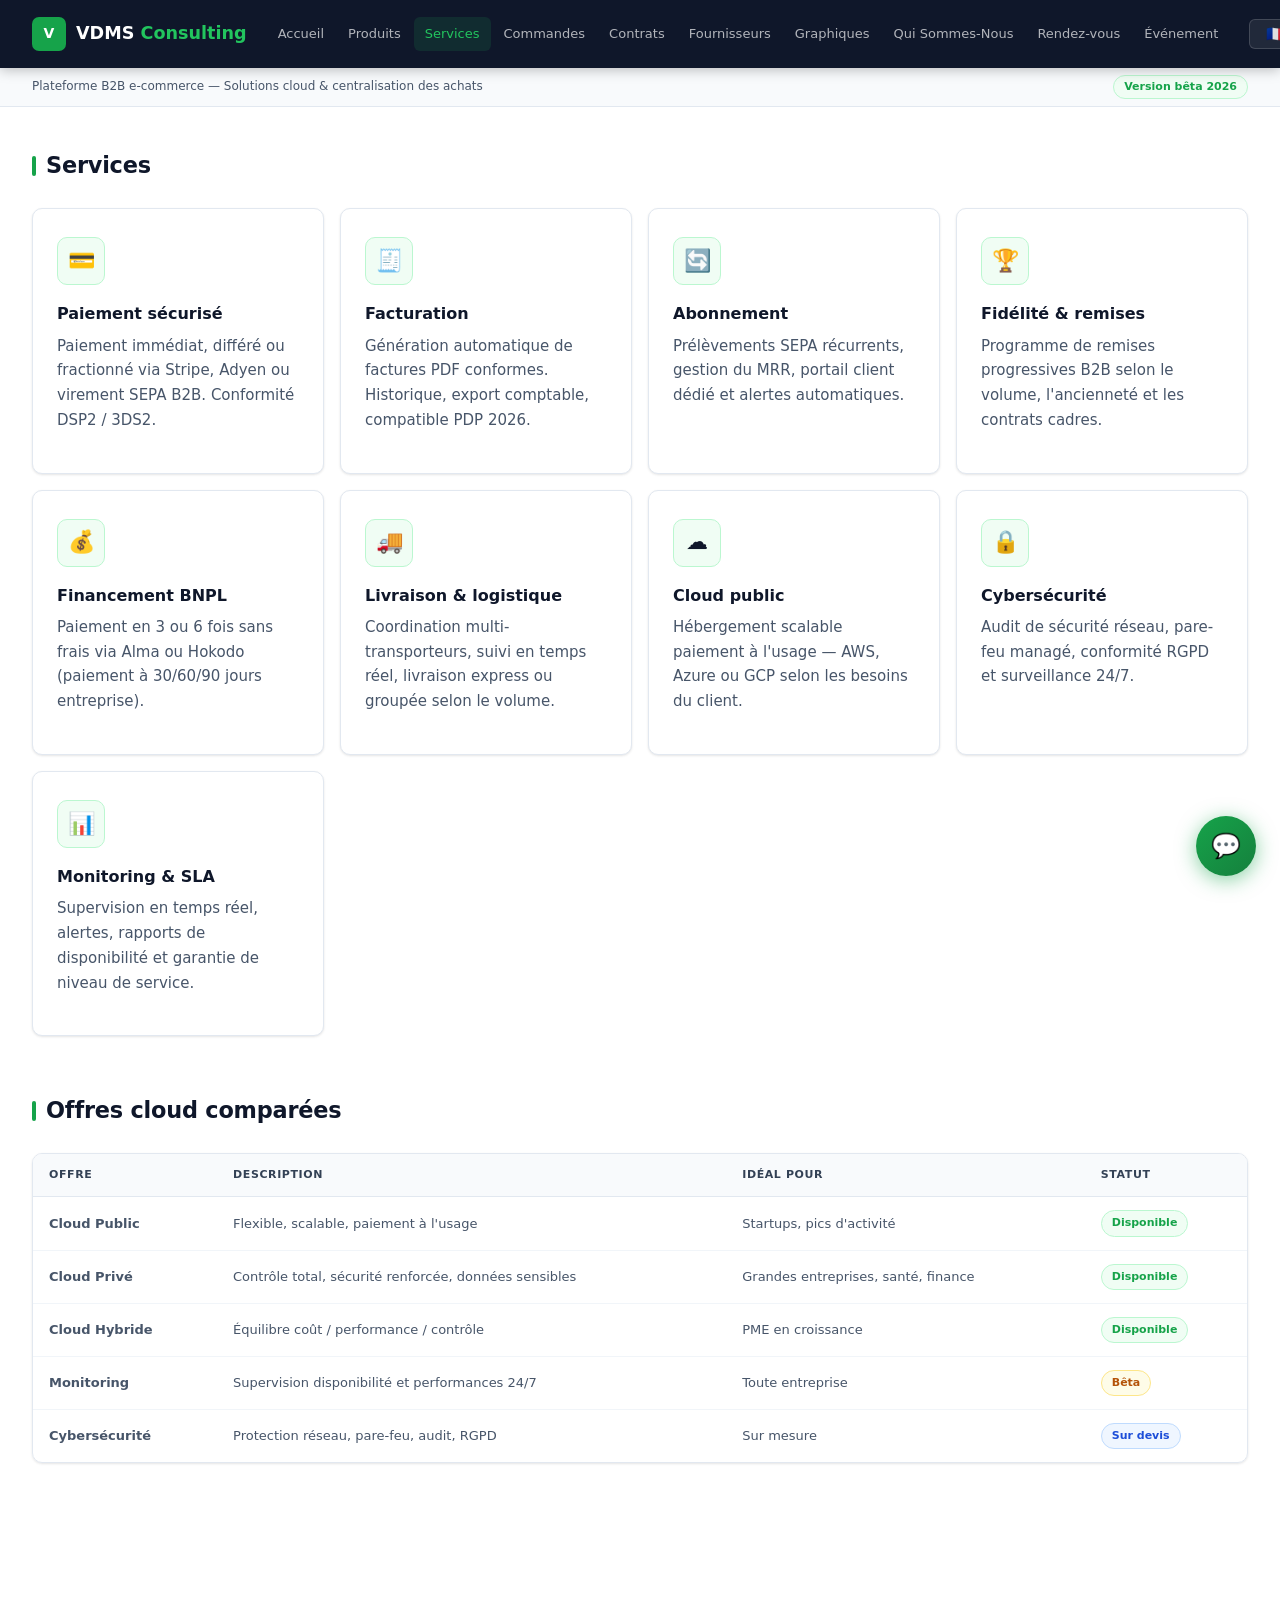
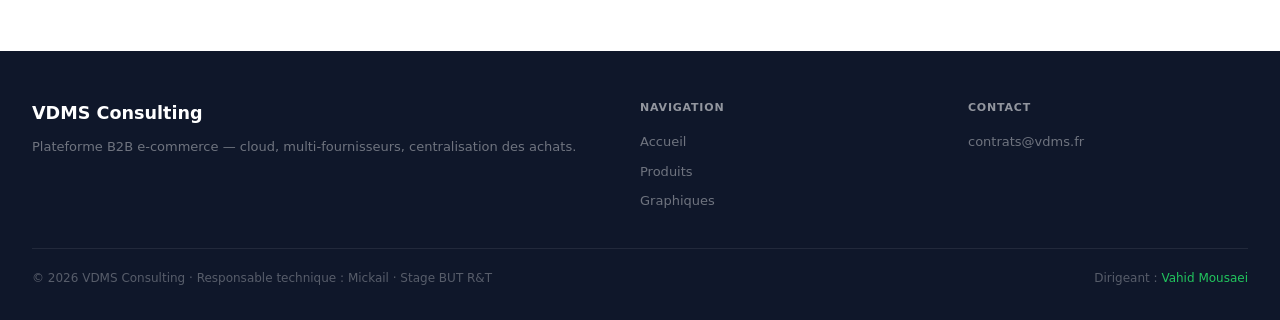
<file: services.html>
<!DOCTYPE html>
<html lang="fr" dir="ltr">
<head>
  <meta charset="UTF-8"/>
  <meta name="viewport" content="width=device-width, initial-scale=1.0"/>
  <title>VDMS Consulting — Services</title>
  <link rel="stylesheet" href="style.css"/>
</head>
<body>
<header>
  <div class="header-inner">
    <a class="logo-block" href="index.html"><div class="logo-icon">V</div><h1>VDMS <em>Consulting</em></h1></a>
    <button class="burger" onclick="toggleMenu()" aria-label="Menu"><span></span><span></span><span></span></button>
    <nav id="nav-menu">
      <a href="index.html" data-i18n="nav_home">Accueil</a>
      <a href="produits.html" data-i18n="nav_products">Produits</a>
      <a href="services.html" class="active" data-i18n="nav_services">Services</a>
      <a href="commandes.html" data-i18n="nav_orders">Commandes</a>
      <a href="contrats.html" data-i18n="nav_contracts">Contrats</a>
      <a href="fournisseurs.html" data-i18n="nav_suppliers">Fournisseurs</a>
      <a href="graphiques.html" data-i18n="nav_charts">Graphiques</a>
      <a href="qui-sommes-nous.html">Qui Sommes-Nous</a>
      <a href="rendez-vous.html">Rendez-vous</a>
      <a href="evenement.html">Événement</a>
    </nav>
    <div class="header-right">
            <select class="lang-select" id="lang-select" title="Language">
        <option value="fr">🇫🇷</option>
        <option value="en">🇬🇧</option>
        <option value="es">🇪🇸</option>
        <option value="de">🇩🇪</option>
        <option value="zh">🇨🇳</option>
        <option value="ar">🇸🇦</option>
      </select>
      <a class="panier-link" href="panier.html">🛒 <span data-i18n="nav_cart">Panier</span> <span class="compteur-panier">0</span></a>
    </div>
  </div>
</header>
<div class="topbar"><div class="topbar-inner"><span data-i18n="topbar_msg"></span><span class="topbar-tag" data-i18n="topbar_tag"></span></div></div>

<main>
  <section>
    <h2 data-i18n="nav_services">Services</h2>
    <div class="services-grid">
      <div class="service-card"><div class="service-icon">💳</div><h3>Paiement sécurisé</h3><p>Paiement immédiat, différé ou fractionné via Stripe, Adyen ou virement SEPA B2B. Conformité DSP2 / 3DS2.</p></div>
      <div class="service-card"><div class="service-icon">🧾</div><h3>Facturation</h3><p>Génération automatique de factures PDF conformes. Historique, export comptable, compatible PDP 2026.</p></div>
      <div class="service-card"><div class="service-icon">🔄</div><h3>Abonnement</h3><p>Prélèvements SEPA récurrents, gestion du MRR, portail client dédié et alertes automatiques.</p></div>
      <div class="service-card"><div class="service-icon">🏆</div><h3>Fidélité & remises</h3><p>Programme de remises progressives B2B selon le volume, l'ancienneté et les contrats cadres.</p></div>
      <div class="service-card"><div class="service-icon">💰</div><h3>Financement BNPL</h3><p>Paiement en 3 ou 6 fois sans frais via Alma ou Hokodo (paiement à 30/60/90 jours entreprise).</p></div>
      <div class="service-card"><div class="service-icon">🚚</div><h3>Livraison & logistique</h3><p>Coordination multi-transporteurs, suivi en temps réel, livraison express ou groupée selon le volume.</p></div>
      <div class="service-card"><div class="service-icon">☁️</div><h3>Cloud public</h3><p>Hébergement scalable paiement à l'usage — AWS, Azure ou GCP selon les besoins du client.</p></div>
      <div class="service-card"><div class="service-icon">🔒</div><h3>Cybersécurité</h3><p>Audit de sécurité réseau, pare-feu managé, conformité RGPD et surveillance 24/7.</p></div>
      <div class="service-card"><div class="service-icon">📊</div><h3>Monitoring & SLA</h3><p>Supervision en temps réel, alertes, rapports de disponibilité et garantie de niveau de service.</p></div>
    </div>
  </section>

  <section>
    <h2>Offres cloud comparées</h2>
    <div class="table-wrap">
      <table>
        <thead>
          <tr><th>Offre</th><th>Description</th><th>Idéal pour</th><th>Statut</th></tr>
        </thead>
        <tbody>
          <tr><td><strong>Cloud Public</strong></td><td>Flexible, scalable, paiement à l'usage</td><td>Startups, pics d'activité</td><td><span class="badge badge-green">Disponible</span></td></tr>
          <tr><td><strong>Cloud Privé</strong></td><td>Contrôle total, sécurité renforcée, données sensibles</td><td>Grandes entreprises, santé, finance</td><td><span class="badge badge-green">Disponible</span></td></tr>
          <tr><td><strong>Cloud Hybride</strong></td><td>Équilibre coût / performance / contrôle</td><td>PME en croissance</td><td><span class="badge badge-green">Disponible</span></td></tr>
          <tr><td><strong>Monitoring</strong></td><td>Supervision disponibilité et performances 24/7</td><td>Toute entreprise</td><td><span class="badge badge-yellow">Bêta</span></td></tr>
          <tr><td><strong>Cybersécurité</strong></td><td>Protection réseau, pare-feu, audit, RGPD</td><td>Sur mesure</td><td><span class="badge badge-blue">Sur devis</span></td></tr>
        </tbody>
      </table>
    </div>
  </section>
</main>

<footer class="footer">
  <div class="footer-inner">
    <div class="footer-brand"><h3>VDMS Consulting</h3><p data-i18n="footer_desc"></p></div>
    <div class="footer-col"><h4 data-i18n="footer_nav">Navigation</h4>
      <a href="index.html" data-i18n="nav_home">Accueil</a>
      <a href="produits.html" data-i18n="nav_products">Produits</a>
      <a href="graphiques.html" data-i18n="nav_charts">Graphiques</a>
    </div>
    <div class="footer-col"><h4 data-i18n="footer_contact">Contact</h4><a href="mailto:contrats@vdms.fr">contrats@vdms.fr</a></div>
  </div>
  <div class="footer-bottom">
    <span data-i18n="footer_legal"></span>
    <span>Dirigeant : <em>Vahid Mousaei</em></span>
  </div>
</footer>
<script src="script.js"></script>
</body>
</html>
</file>
<file: style.css>
/* ============================================================
   VDMS CONSULTING — THÈME PROFESSIONNEL B2B
   Fond blanc · Menu noir/vert · Sobre & crédible
   ============================================================ */

:root {
  --green:       #16a34a;
  --green-light: #22c55e;
  --green-bg:    #f0fdf4;
  --green-border:#bbf7d0;
  --navy:        #0f172a;
  --navy-2:      #1e293b;
  --navy-3:      #334155;
  --white:       #ffffff;
  --gray-50:     #f8fafc;
  --gray-100:    #f1f5f9;
  --gray-200:    #e2e8f0;
  --gray-400:    #94a3b8;
  --gray-600:    #475569;
  --text:        #0f172a;
  --text-muted:  #475569;
  --text-dim:    #94a3b8;
  --radius:      10px;
  --radius-sm:   6px;
  --shadow-sm:   0 1px 3px rgba(0,0,0,0.07),0 1px 2px rgba(0,0,0,0.04);
  --shadow:      0 4px 16px rgba(0,0,0,0.08);
}

*,*::before,*::after{box-sizing:border-box;margin:0;padding:0}
html{scroll-behavior:smooth}
body{background:var(--white);color:var(--text);font-family:'Segoe UI',system-ui,-apple-system,Arial,sans-serif;font-size:15px;line-height:1.65;min-height:100vh}

/* ── HEADER ───────────────────────────────────────────────── */
header{background:var(--navy);padding:0 32px;position:sticky;top:0;z-index:200;box-shadow:0 2px 12px rgba(0,0,0,0.25)}
.header-inner{max-width:1320px;margin:0 auto;display:flex;align-items:center;justify-content:space-between;height:68px;gap:20px}
.logo-block{display:flex;align-items:center;gap:10px;text-decoration:none;flex-shrink:0}
.logo-icon{width:34px;height:34px;background:var(--green);border-radius:7px;display:flex;align-items:center;justify-content:center;font-weight:900;font-size:14px;color:#fff}
header h1{color:#fff;font-size:1.1rem;font-weight:700;white-space:nowrap}
header h1 em{color:var(--green-light);font-style:normal}
nav{display:flex;align-items:center;gap:2px}
nav a{color:rgba(255,255,255,0.68);text-decoration:none;font-size:13px;font-weight:500;padding:6px 11px;border-radius:var(--radius-sm);transition:.15s;white-space:nowrap}
nav a:hover{color:#fff;background:rgba(255,255,255,0.08)}
nav a.active{color:var(--green-light);background:rgba(34,197,94,0.12)}
.header-right{display:flex;align-items:center;gap:10px;flex-shrink:0}
.lang-select{background:rgba(255,255,255,0.08);border:1px solid rgba(255,255,255,0.15);color:rgba(255,255,255,0.85);padding:5px 9px;border-radius:var(--radius-sm);font-size:12px;font-weight:600;cursor:pointer;font-family:inherit}
.lang-select option{background:var(--navy);color:#fff}
.lang-select:focus{outline:none;border-color:var(--green-light)}
.panier-link{background:rgba(255,255,255,0.08);border:1px solid rgba(255,255,255,0.15);color:rgba(255,255,255,0.85);padding:6px 14px;border-radius:var(--radius-sm);font-size:13px;font-weight:500;text-decoration:none;display:flex;align-items:center;gap:6px;transition:.15s;white-space:nowrap}
.panier-link:hover{background:rgba(255,255,255,0.14);color:#fff}
.compteur-panier{background:var(--green);color:#fff;border-radius:20px;padding:1px 7px;font-size:11px;font-weight:700;min-width:18px;text-align:center}
.burger{display:none;flex-direction:column;gap:5px;cursor:pointer;padding:8px;border:none;background:transparent}
.burger span{display:block;width:22px;height:2px;background:rgba(255,255,255,0.8);border-radius:2px;transition:.3s}
#nav-menu{display:flex}
@media(max-width:960px){
  .burger{display:flex}
  #nav-menu{display:none;position:absolute;top:68px;left:0;right:0;background:var(--navy-2);border-bottom:1px solid rgba(255,255,255,0.08);flex-direction:column;padding:12px 20px 20px;gap:2px;z-index:199;box-shadow:0 8px 24px rgba(0,0,0,0.3)}
  #nav-menu.open{display:flex}
  #nav-menu a{font-size:14px;padding:11px 14px}
}

/* ── TOPBAR ───────────────────────────────────────────────── */
.topbar{background:var(--gray-50);border-bottom:1px solid var(--gray-200);padding:7px 32px;font-size:12px;color:var(--text-muted)}
.topbar-inner{max-width:1320px;margin:0 auto;display:flex;justify-content:space-between;align-items:center;gap:16px;flex-wrap:wrap}
.topbar-tag{display:inline-flex;align-items:center;gap:5px;background:var(--green-bg);color:var(--green);border:1px solid var(--green-border);padding:2px 10px;border-radius:20px;font-weight:700;font-size:11px}

/* ── MAIN ─────────────────────────────────────────────────── */
main{max-width:1320px;margin:0 auto;padding:40px 32px 72px}
@media(max-width:640px){main{padding:24px 16px 56px}}
section{margin-bottom:56px}

/* ── HERO ─────────────────────────────────────────────────── */
.hero{background:linear-gradient(130deg,var(--navy) 0%,var(--navy-2) 100%);border-radius:16px;padding:72px 60px;margin-bottom:48px;position:relative;overflow:hidden}
.hero::after{content:'';position:absolute;right:-60px;bottom:-80px;width:360px;height:360px;background:radial-gradient(circle,rgba(34,197,94,.1) 0%,transparent 70%);pointer-events:none}
.hero-label{display:inline-flex;align-items:center;gap:6px;background:rgba(34,197,94,.12);border:1px solid rgba(34,197,94,.25);color:var(--green-light);padding:4px 14px;border-radius:20px;font-size:12px;font-weight:700;margin-bottom:20px;letter-spacing:.3px}
.hero h2{font-size:clamp(1.9rem,4vw,3.2rem);color:#fff;margin-bottom:16px;line-height:1.12;font-weight:800;letter-spacing:-1px;display:block}
.hero h2::before{display:none}
.hero h2 em{color:var(--green-light);font-style:normal}
.hero p{color:rgba(255,255,255,0.6);max-width:560px;margin-bottom:32px;font-size:16px;line-height:1.75}
.hero-actions{display:flex;gap:12px;flex-wrap:wrap}
@media(max-width:640px){.hero{padding:40px 24px}}

/* ── TYPOGRAPHY ───────────────────────────────────────────── */
h2{color:var(--navy);font-size:clamp(1.1rem,2.5vw,1.4rem);font-weight:700;margin-bottom:24px;display:flex;align-items:center;gap:10px;letter-spacing:-.2px}
h2::before{content:'';display:inline-block;width:4px;height:20px;background:var(--green);border-radius:2px;flex-shrink:0}
h3{color:var(--navy);font-size:1rem;font-weight:700;margin-bottom:6px}
p{color:var(--text-muted);margin-bottom:12px}
.highlight{color:var(--green);font-weight:700}

/* ── BUTTONS ──────────────────────────────────────────────── */
.btn{display:inline-flex;align-items:center;gap:6px;background:var(--green);color:#fff;padding:11px 22px;border-radius:var(--radius-sm);font-weight:700;font-size:13px;text-decoration:none;border:none;cursor:pointer;transition:background .2s,transform .15s,box-shadow .2s;white-space:nowrap;box-shadow:0 2px 8px rgba(22,163,74,.2)}
.btn:hover{background:#15803d;transform:translateY(-1px);box-shadow:0 4px 16px rgba(22,163,74,.3)}
.btn:active{transform:translateY(0)}
.btn-outline{display:inline-flex;align-items:center;gap:6px;background:transparent;color:var(--green);border:1.5px solid var(--green);padding:10px 20px;border-radius:var(--radius-sm);font-weight:600;font-size:13px;text-decoration:none;cursor:pointer;transition:background .2s;white-space:nowrap}
.btn-outline:hover{background:var(--green-bg)}
.btn-ghost{display:inline-flex;align-items:center;gap:6px;background:transparent;color:#fff;border:1.5px solid rgba(255,255,255,.35);padding:10px 20px;border-radius:var(--radius-sm);font-weight:600;font-size:13px;text-decoration:none;cursor:pointer;transition:background .2s;white-space:nowrap}
.btn-ghost:hover{background:rgba(255,255,255,.1)}
.btn-danger{background:#dc2626;color:#fff;padding:8px 16px;border-radius:var(--radius-sm);font-size:13px;font-weight:600;border:none;cursor:pointer;transition:background .2s}
.btn-danger:hover{background:#b91c1c}

/* ── STAT ROW ─────────────────────────────────────────────── */
.stat-row{display:grid;grid-template-columns:repeat(auto-fit,minmax(180px,1fr));gap:16px;margin-bottom:40px}
.stat-card{background:var(--white);border:1px solid var(--gray-200);border-radius:var(--radius);padding:24px 20px;text-align:center;box-shadow:var(--shadow-sm);transition:box-shadow .2s,transform .2s}
.stat-card:hover{box-shadow:var(--shadow);transform:translateY(-2px)}
.stat-card .stat-val{font-size:2.1rem;font-weight:800;color:var(--green);display:block;letter-spacing:-1.5px}
.stat-card .stat-lbl{font-size:12px;color:var(--text-dim);margin-top:4px}

/* ── CARDS ────────────────────────────────────────────────── */
.card-container{display:grid;grid-template-columns:repeat(auto-fill,minmax(270px,1fr));gap:20px}
.card{background:var(--white);border:1px solid var(--gray-200);border-radius:var(--radius);padding:24px;box-shadow:var(--shadow-sm);transition:border-color .2s,box-shadow .2s,transform .2s;display:flex;flex-direction:column;gap:10px}
.card:hover{border-color:var(--green);box-shadow:var(--shadow);transform:translateY(-3px)}
.card img{width:100%;height:180px;object-fit:cover;border-radius:var(--radius-sm);background:var(--gray-100)}
.card-badge{display:inline-block;font-size:11px;font-weight:700;padding:3px 10px;border-radius:20px;background:var(--green-bg);color:var(--green);border:1px solid var(--green-border);width:fit-content;letter-spacing:.3px}
.card h3{margin-bottom:0}
.card p{margin-bottom:0;font-size:13px;color:var(--text-muted)}
.card .prix{font-size:1.3rem;font-weight:800;color:var(--navy)}
.card .mt-auto{margin-top:auto}

/* ── TABLES ───────────────────────────────────────────────── */
.table-wrap{overflow-x:auto;border-radius:var(--radius);border:1px solid var(--gray-200);box-shadow:var(--shadow-sm)}
table{width:100%;border-collapse:collapse;font-size:13px}
thead tr{background:var(--gray-50)}
th{padding:12px 16px;text-align:left;color:var(--navy-3);font-weight:700;font-size:11px;text-transform:uppercase;letter-spacing:.6px;border-bottom:1px solid var(--gray-200);white-space:nowrap}
td{padding:13px 16px;border-bottom:1px solid var(--gray-100);color:var(--text-muted);vertical-align:middle}
tbody tr:last-child td{border-bottom:none}
tbody tr:hover{background:var(--gray-50)}
.badge{display:inline-block;font-size:11px;font-weight:700;padding:3px 10px;border-radius:20px}
.badge-green{background:var(--green-bg);color:var(--green);border:1px solid var(--green-border)}
.badge-yellow{background:#fefce8;color:#b45309;border:1px solid #fde68a}
.badge-red{background:#fef2f2;color:#dc2626;border:1px solid #fecaca}
.badge-blue{background:#eff6ff;color:#1d4ed8;border:1px solid #bfdbfe}
.badge-gray{background:var(--gray-100);color:var(--gray-600);border:1px solid var(--gray-200)}

/* ── FORMS ────────────────────────────────────────────────── */
.form-grid{display:grid;grid-template-columns:1fr 1fr;gap:20px}
@media(max-width:640px){.form-grid{grid-template-columns:1fr}}
.form-group{margin-bottom:20px;display:flex;flex-direction:column;gap:6px}
label{font-size:13px;font-weight:600;color:var(--navy)}
input,select,textarea{width:100%;padding:10px 14px;border:1.5px solid var(--gray-200);border-radius:var(--radius-sm);background:var(--white);color:var(--text);font-size:14px;font-family:inherit;transition:border-color .2s,box-shadow .2s}
input:focus,select:focus,textarea:focus{outline:none;border-color:var(--green);box-shadow:0 0 0 3px rgba(22,163,74,.1)}
input::placeholder{color:var(--gray-400)}
textarea{resize:vertical;min-height:90px}
.form-actions{display:flex;gap:12px;align-items:center;flex-wrap:wrap}
.search-bar{display:flex;gap:10px;margin-bottom:24px;flex-wrap:wrap;align-items:center}
.search-bar input{flex:1;min-width:200px}
.search-bar select{width:auto;min-width:170px}

/* ── SECTION BOX ──────────────────────────────────────────── */
.section-box{background:var(--gray-50);border:1px solid var(--gray-200);border-radius:var(--radius);padding:28px 32px;margin-bottom:28px}

/* ── PANIER ───────────────────────────────────────────────── */
.panier-summary{background:var(--navy);border-radius:var(--radius);padding:28px 32px;display:grid;grid-template-columns:repeat(auto-fit,minmax(160px,1fr));gap:20px;margin-bottom:28px}
.summary-item{display:flex;flex-direction:column;gap:4px}
.summary-item .lbl{font-size:11px;color:rgba(255,255,255,.45);text-transform:uppercase;letter-spacing:.5px}
.summary-item .val{font-size:1.6rem;font-weight:800;color:var(--green-light)}

/* ── SERVICES ─────────────────────────────────────────────── */
.services-grid{display:grid;grid-template-columns:repeat(auto-fill,minmax(250px,1fr));gap:16px}
.service-card{background:var(--white);border:1px solid var(--gray-200);border-radius:var(--radius);padding:28px 24px;box-shadow:var(--shadow-sm);transition:border-color .2s,box-shadow .2s}
.service-card:hover{border-color:var(--green);box-shadow:var(--shadow)}
.service-icon{width:48px;height:48px;border-radius:10px;background:var(--green-bg);border:1px solid var(--green-border);display:flex;align-items:center;justify-content:center;margin-bottom:16px;font-size:22px}

/* ── SIMULATION ───────────────────────────────────────────── */
.sim-results{display:grid;grid-template-columns:repeat(auto-fit,minmax(180px,1fr));gap:14px;margin:20px 0}
.sim-card{background:var(--white);border:1px solid var(--gray-200);border-radius:var(--radius-sm);padding:18px;box-shadow:var(--shadow-sm)}
.sim-card .lbl{font-size:11px;color:var(--text-dim);margin-bottom:8px;text-transform:uppercase;letter-spacing:.4px}
.sim-card .val{font-size:1.4rem;font-weight:800;color:var(--navy)}
.reco-box{background:var(--green-bg);border:1px solid var(--green-border);border-radius:var(--radius-sm);padding:14px 18px;color:var(--green);font-size:14px;font-weight:600;margin-top:16px}

/* ── GRAPHIQUES ───────────────────────────────────────────── */
.graph-links{display:flex;flex-wrap:wrap;gap:8px;margin:16px 0 32px}
.graph-links a{text-decoration:none;color:var(--text-muted);border:1px solid var(--gray-200);padding:7px 16px;border-radius:999px;font-size:13px;font-weight:500;background:var(--white);transition:.2s;box-shadow:var(--shadow-sm)}
.graph-links a:hover{background:var(--navy);color:#fff;border-color:var(--navy)}
.graph-section{background:var(--white);border:1px solid var(--gray-200);border-radius:14px;padding:32px;margin-bottom:32px;box-shadow:var(--shadow-sm)}
.graph-badge{display:inline-block;font-size:11px;font-weight:700;padding:4px 12px;border-radius:999px;margin-bottom:12px;letter-spacing:.3px}
.graph-title{font-size:clamp(1.1rem,2vw,1.4rem);margin-bottom:6px;color:var(--navy);font-weight:700}
.graph-title::before{display:none}
.graph-desc{color:var(--text-dim);font-size:13px;margin-bottom:20px}
.chart-box{position:relative;width:100%;height:460px;background:var(--white);border-radius:var(--radius-sm);border:1px solid var(--gray-100);padding:16px}
@media(max-width:640px){.chart-box{height:320px;padding:8px}.graph-section{padding:20px}}
.graph-cards,.info-row{display:grid;grid-template-columns:repeat(auto-fit,minmax(200px,1fr));gap:12px;margin-top:20px}
.mini-card{border-radius:var(--radius-sm);padding:14px 16px}
.mini-card small{display:block;font-size:11px;margin-bottom:5px;font-weight:600}
.mini-card strong{display:block;font-size:14px;margin-bottom:4px;color:var(--navy)}
.mini-card span{font-size:11px;color:var(--text-muted);line-height:1.4}
.graph-source{font-size:11px;color:var(--text-dim);margin-top:16px;padding-top:12px;border-top:1px solid var(--gray-100);line-height:1.5}
.season-tabs{display:flex;gap:8px;margin-bottom:16px;flex-wrap:wrap}
.stab{font-size:12px;padding:7px 14px;border-radius:20px;border:1px solid var(--gray-200);background:var(--white);color:var(--text-muted);cursor:pointer;display:flex;align-items:center;gap:6px;font-weight:600;transition:.2s;box-shadow:var(--shadow-sm)}
.stab.active{color:#fff;border-color:transparent}
.stab.s0.active{background:#1d4ed8}.stab.s1.active{background:var(--green)}.stab.s2.active{background:#b45309}.stab.s3.active{background:#b45309}
.dot{width:8px;height:8px;border-radius:50%;display:inline-block}

/* ── FOURNISSEURS ─────────────────────────────────────────── */
.fournisseur-card{background:var(--white);border:1px solid var(--gray-200);border-radius:var(--radius);padding:28px;box-shadow:var(--shadow-sm);transition:.2s;display:flex;flex-direction:column;gap:10px}
.fournisseur-card:hover{border-color:var(--green);box-shadow:var(--shadow);transform:translateY(-2px)}
.fournisseur-logo{font-size:2.2rem;margin-bottom:4px}

/* ── FOOTER ───────────────────────────────────────────────── */
.footer{background:var(--navy);padding:48px 32px 32px;margin-top:60px}
.footer-inner{max-width:1320px;margin:0 auto;display:grid;grid-template-columns:2fr 1fr 1fr;gap:48px}
@media(max-width:768px){.footer-inner{grid-template-columns:1fr;gap:28px}}
.footer-brand h3{color:#fff;font-size:1.1rem;margin-bottom:8px;font-weight:700}
.footer-brand p{color:rgba(255,255,255,.4);font-size:13px;line-height:1.75}
.footer-col h4{color:rgba(255,255,255,.55);font-size:11px;font-weight:700;text-transform:uppercase;letter-spacing:.8px;margin-bottom:14px}
.footer-col a{display:block;color:rgba(255,255,255,.4);text-decoration:none;font-size:13px;margin-bottom:8px;transition:color .2s}
.footer-col a:hover{color:var(--green-light)}
.footer-bottom{max-width:1320px;margin:28px auto 0;padding-top:20px;border-top:1px solid rgba(255,255,255,.08);display:flex;justify-content:space-between;align-items:center;flex-wrap:wrap;gap:12px;font-size:12px;color:rgba(255,255,255,.3)}
.footer-bottom em{color:var(--green-light);font-style:normal}

/* ── ALERTS ───────────────────────────────────────────────── */
.alert{padding:12px 16px;border-radius:var(--radius-sm);font-size:13px;margin-bottom:16px}
.alert-success{background:var(--green-bg);border:1px solid var(--green-border);color:var(--green)}
.alert-error{background:#fef2f2;border:1px solid #fecaca;color:#dc2626}

/* ── UTILS ────────────────────────────────────────────────── */
.flex{display:flex}.gap-8{gap:8px}.gap-12{gap:12px}.gap-20{gap:20px}
.mb-8{margin-bottom:8px}.mb-16{margin-bottom:16px}.mb-24{margin-bottom:24px}
.mt-16{margin-top:16px}.mt-24{margin-top:24px}
.text-sm{font-size:13px}.text-xs{font-size:11px}.fw-bold{font-weight:700}
.green{color:var(--green)}.muted{color:var(--text-muted)}.w-full{width:100%}
.divider{border:none;border-top:1px solid var(--gray-200);margin:40px 0}
@media(max-width:480px){.hide-mobile{display:none!important}}
/* ── FILTRES PRODUITS ÉTENDUS ─────────────────────────────── */
.filter-bar {
  display: flex;
  gap: 10px;
  margin-bottom: 24px;
  flex-wrap: wrap;
  align-items: center;
}
.filter-bar input { flex: 1; min-width: 180px; }
.filter-bar select { width: auto; min-width: 150px; }
.filter-label {
  font-size: 11px;
  font-weight: 700;
  color: var(--text-dim);
  text-transform: uppercase;
  letter-spacing: .5px;
  white-space: nowrap;
  align-self: center;
}

/* ── LANG SELECT — drapeau seul ───────────────────────────── */
.lang-select {
  min-width: 64px;
  text-align: center;
  font-size: 15px;
  padding: 4px 8px;
  cursor: pointer;
}

/* ── CHATBOT OVERRIDE ─────────────────────────────────────── */
#vdms-chat-btn:focus { outline: none; box-shadow: 0 0 0 3px rgba(22,163,74,.4); }
#vdms-chat-win input:focus { outline: none; border-color: #16a34a; box-shadow: 0 0 0 2px rgba(22,163,74,.15); }

/* ── QUI SOMMES-NOUS ──────────────────────────────────────── */
.qsn-hero {
  background: linear-gradient(130deg, var(--navy) 0%, var(--navy-2) 100%);
  border-radius: 16px;
  padding: 56px 60px;
  margin-bottom: 48px;
  position: relative;
  overflow: hidden;
}
.qsn-hero::after {
  content: '';
  position: absolute;
  right: -60px;
  bottom: -80px;
  width: 360px;
  height: 360px;
  background: radial-gradient(circle, rgba(34,197,94,.1) 0%, transparent 70%);
  pointer-events: none;
}
.qsn-hero .hero-label {
  display: inline-flex;
  align-items: center;
  gap: 6px;
  background: rgba(34,197,94,.12);
  border: 1px solid rgba(34,197,94,.25);
  color: var(--green-light);
  padding: 4px 14px;
  border-radius: 20px;
  font-size: 12px;
  font-weight: 700;
  margin-bottom: 20px;
  letter-spacing: .3px;
}
.qsn-hero h2 {
  font-size: clamp(1.9rem, 4vw, 2.8rem);
  color: #fff;
  margin-bottom: 14px;
  line-height: 1.12;
  font-weight: 800;
  letter-spacing: -1px;
  display: block;
}
.qsn-hero h2::before { display: none; }
.qsn-hero h2 em { color: var(--green-light); font-style: normal; }
.qsn-hero p {
  color: rgba(255,255,255,0.6);
  max-width: 560px;
  font-size: 16px;
  line-height: 1.75;
  margin-bottom: 0;
}
@media(max-width:640px){ .qsn-hero { padding: 36px 24px; } }

/* ── Ancres de navigation interne ─────────────────────────── */
.qsn-anchors {
  display: flex;
  flex-wrap: wrap;
  gap: 8px;
  margin-bottom: 40px;
}
.qsn-anchors a {
  text-decoration: none;
  color: var(--text-muted);
  border: 1px solid var(--gray-200);
  padding: 7px 18px;
  border-radius: 999px;
  font-size: 13px;
  font-weight: 600;
  background: var(--white);
  transition: .2s;
  box-shadow: var(--shadow-sm);
}
.qsn-anchors a:hover {
  background: var(--navy);
  color: #fff;
  border-color: var(--navy);
}
.qsn-anchors a.active-anchor {
  background: var(--green);
  color: #fff;
  border-color: var(--green);
}

/* ── Team card ────────────────────────────────────────────── */
.team-grid {
  display: grid;
  grid-template-columns: repeat(auto-fill, minmax(240px, 1fr));
  gap: 20px;
}
.team-card {
  background: var(--white);
  border: 1px solid var(--gray-200);
  border-radius: var(--radius);
  padding: 28px 24px;
  box-shadow: var(--shadow-sm);
  text-align: center;
  transition: border-color .2s, box-shadow .2s, transform .2s;
  display: flex;
  flex-direction: column;
  align-items: center;
  gap: 10px;
}
.team-card:hover {
  border-color: var(--green);
  box-shadow: var(--shadow);
  transform: translateY(-3px);
}
.team-avatar {
  width: 64px;
  height: 64px;
  border-radius: 50%;
  background: var(--green-bg);
  border: 2px solid var(--green-border);
  display: flex;
  align-items: center;
  justify-content: center;
  font-size: 28px;
  margin-bottom: 4px;
}
.team-card h3 { margin-bottom: 2px; }
.team-card .role {
  font-size: 12px;
  font-weight: 700;
  color: var(--green);
  background: var(--green-bg);
  border: 1px solid var(--green-border);
  padding: 3px 10px;
  border-radius: 20px;
}
.team-card p {
  font-size: 13px;
  color: var(--text-muted);
  margin: 0;
  line-height: 1.6;
}

/* ── Secteur client card ──────────────────────────────────── */
.secteur-grid {
  display: grid;
  grid-template-columns: repeat(auto-fill, minmax(200px, 1fr));
  gap: 16px;
}
.secteur-card {
  background: var(--white);
  border: 1px solid var(--gray-200);
  border-radius: var(--radius);
  padding: 22px 18px;
  box-shadow: var(--shadow-sm);
  display: flex;
  flex-direction: column;
  align-items: flex-start;
  gap: 8px;
  transition: border-color .2s, box-shadow .2s, transform .2s;
}
.secteur-card:hover {
  border-color: var(--green);
  box-shadow: var(--shadow);
  transform: translateY(-2px);
}
.secteur-icon {
  width: 44px;
  height: 44px;
  border-radius: 10px;
  background: var(--green-bg);
  border: 1px solid var(--green-border);
  display: flex;
  align-items: center;
  justify-content: center;
  font-size: 20px;
}
.secteur-card h3 { font-size: 0.95rem; margin: 0; }
.secteur-card p { font-size: 12px; margin: 0; color: var(--text-muted); line-height: 1.5; }

/* ── Entretien steps ──────────────────────────────────────── */
.steps-list {
  display: flex;
  flex-direction: column;
  gap: 16px;
}
.step-item {
  display: flex;
  align-items: flex-start;
  gap: 18px;
  background: var(--white);
  border: 1px solid var(--gray-200);
  border-radius: var(--radius);
  padding: 22px 24px;
  box-shadow: var(--shadow-sm);
  transition: border-color .2s, box-shadow .2s;
}
.step-item:hover {
  border-color: var(--green);
  box-shadow: var(--shadow);
}
.step-num {
  flex-shrink: 0;
  width: 40px;
  height: 40px;
  border-radius: 50%;
  background: var(--green);
  color: #fff;
  font-size: 16px;
  font-weight: 800;
  display: flex;
  align-items: center;
  justify-content: center;
}
.step-body h3 { margin-bottom: 4px; }
.step-body p { margin: 0; font-size: 13px; }

/* ── Contact grid ─────────────────────────────────────────── */
.contact-grid {
  display: grid;
  grid-template-columns: 1fr 1fr;
  gap: 40px;
  align-items: start;
}
@media(max-width:768px){ .contact-grid { grid-template-columns: 1fr; } }
.contact-info-list {
  display: flex;
  flex-direction: column;
  gap: 14px;
}
.contact-info-item {
  display: flex;
  align-items: center;
  gap: 14px;
  background: var(--white);
  border: 1px solid var(--gray-200);
  border-radius: var(--radius);
  padding: 16px 20px;
  box-shadow: var(--shadow-sm);
}
.contact-info-icon {
  width: 40px;
  height: 40px;
  border-radius: 10px;
  background: var(--green-bg);
  border: 1px solid var(--green-border);
  display: flex;
  align-items: center;
  justify-content: center;
  font-size: 18px;
  flex-shrink: 0;
}
.contact-info-item .info-text { display: flex; flex-direction: column; gap: 2px; }
.contact-info-item .info-text span:first-child {
  font-size: 11px;
  font-weight: 700;
  color: var(--text-dim);
  text-transform: uppercase;
  letter-spacing: .4px;
}
.contact-info-item .info-text span:last-child {
  font-size: 14px;
  font-weight: 600;
  color: var(--navy);
}

/* ── RENDEZ-VOUS ──────────────────────────────────────────── */
.rdv-hero {
  background: linear-gradient(130deg, var(--navy) 0%, var(--navy-2) 100%);
  border-radius: 16px;
  padding: 56px 60px;
  margin-bottom: 48px;
  position: relative;
  overflow: hidden;
}
.rdv-hero::after {
  content: '';
  position: absolute;
  right: -60px;
  bottom: -80px;
  width: 360px;
  height: 360px;
  background: radial-gradient(circle, rgba(34,197,94,.1) 0%, transparent 70%);
  pointer-events: none;
}
.rdv-hero .hero-label {
  display: inline-flex;
  align-items: center;
  gap: 6px;
  background: rgba(34,197,94,.12);
  border: 1px solid rgba(34,197,94,.25);
  color: var(--green-light);
  padding: 4px 14px;
  border-radius: 20px;
  font-size: 12px;
  font-weight: 700;
  margin-bottom: 20px;
  letter-spacing: .3px;
}
.rdv-hero h2 {
  font-size: clamp(1.9rem, 4vw, 2.8rem);
  color: #fff;
  margin-bottom: 14px;
  line-height: 1.12;
  font-weight: 800;
  letter-spacing: -1px;
  display: block;
}
.rdv-hero h2::before { display: none; }
.rdv-hero h2 em { color: var(--green-light); font-style: normal; }
.rdv-hero p {
  color: rgba(255,255,255,0.6);
  max-width: 580px;
  font-size: 16px;
  line-height: 1.75;
  margin-bottom: 0;
}
@media(max-width:640px){ .rdv-hero { padding: 36px 24px; } }

/* ── Ancres RDV ───────────────────────────────────────────── */
.rdv-anchors {
  display: flex;
  flex-wrap: wrap;
  gap: 8px;
  margin-bottom: 40px;
}
.rdv-anchors a {
  text-decoration: none;
  color: var(--text-muted);
  border: 1px solid var(--gray-200);
  padding: 7px 18px;
  border-radius: 999px;
  font-size: 13px;
  font-weight: 600;
  background: var(--white);
  transition: .2s;
  box-shadow: var(--shadow-sm);
}
.rdv-anchors a:hover {
  background: var(--navy);
  color: #fff;
  border-color: var(--navy);
}
.rdv-anchors a.active-rdv {
  background: var(--green);
  color: #fff;
  border-color: var(--green);
}

/* ── Spécialités card ─────────────────────────────────────── */
.rdv-spec-grid {
  display: grid;
  grid-template-columns: repeat(auto-fill, minmax(220px, 1fr));
  gap: 16px;
}
.rdv-spec-card {
  background: var(--white);
  border: 1px solid var(--gray-200);
  border-radius: var(--radius);
  padding: 24px 20px;
  box-shadow: var(--shadow-sm);
  display: flex;
  flex-direction: column;
  gap: 8px;
  transition: border-color .2s, box-shadow .2s, transform .2s;
}
.rdv-spec-card:hover {
  border-color: var(--green);
  box-shadow: var(--shadow);
  transform: translateY(-2px);
}
.rdv-spec-icon {
  width: 46px;
  height: 46px;
  border-radius: 10px;
  background: var(--green-bg);
  border: 1px solid var(--green-border);
  display: flex;
  align-items: center;
  justify-content: center;
  font-size: 22px;
}
.rdv-spec-card h3 { font-size: 0.95rem; margin: 0; }
.rdv-spec-card p  { font-size: 12px; margin: 0; color: var(--text-muted); line-height: 1.55; }

/* ── Réseau social card ───────────────────────────────────── */
.rdv-reseau-grid {
  display: grid;
  grid-template-columns: repeat(auto-fill, minmax(260px, 1fr));
  gap: 16px;
}
.rdv-reseau-card {
  background: var(--white);
  border: 1px solid var(--gray-200);
  border-radius: var(--radius);
  padding: 20px 22px;
  box-shadow: var(--shadow-sm);
  display: flex;
  align-items: flex-start;
  gap: 16px;
  transition: border-color .2s, box-shadow .2s, transform .2s;
}
.rdv-reseau-card:hover {
  border-color: var(--green);
  box-shadow: var(--shadow);
  transform: translateY(-2px);
}
.rdv-reseau-logo {
  width: 48px;
  height: 48px;
  border-radius: 10px;
  background: var(--green-bg);
  border: 1px solid var(--green-border);
  display: flex;
  align-items: center;
  justify-content: center;
  font-size: 24px;
  flex-shrink: 0;
}
.rdv-reseau-card h3 { font-size: 0.95rem; margin-bottom: 4px; }
.rdv-reseau-card p  { font-size: 12px; margin: 0; color: var(--text-muted); line-height: 1.55; }

/* ── ÉVÉNEMENT ────────────────────────────────────────────── */
.evt-hero {
  background: linear-gradient(130deg, var(--navy) 0%, var(--navy-2) 100%);
  border-radius: 16px;
  padding: 56px 60px;
  margin-bottom: 48px;
  position: relative;
  overflow: hidden;
}
.evt-hero::after {
  content: '';
  position: absolute;
  right: -60px;
  bottom: -80px;
  width: 360px;
  height: 360px;
  background: radial-gradient(circle, rgba(34,197,94,.1) 0%, transparent 70%);
  pointer-events: none;
}
.evt-hero .hero-label {
  display: inline-flex;
  align-items: center;
  gap: 6px;
  background: rgba(34,197,94,.12);
  border: 1px solid rgba(34,197,94,.25);
  color: var(--green-light);
  padding: 4px 14px;
  border-radius: 20px;
  font-size: 12px;
  font-weight: 700;
  margin-bottom: 20px;
  letter-spacing: .3px;
}
.evt-hero h2 {
  font-size: clamp(1.9rem, 4vw, 2.8rem);
  color: #fff;
  margin-bottom: 14px;
  line-height: 1.12;
  font-weight: 800;
  letter-spacing: -1px;
  display: block;
}
.evt-hero h2::before { display: none; }
.evt-hero h2 em { color: var(--green-light); font-style: normal; }
.evt-hero p {
  color: rgba(255,255,255,0.6);
  max-width: 580px;
  font-size: 16px;
  line-height: 1.75;
  margin-bottom: 32px;
}
@media(max-width:640px){ .evt-hero { padding: 36px 24px; } }

/* ── Valeurs RH ───────────────────────────────────────────── */
.evt-valeurs-grid {
  display: grid;
  grid-template-columns: repeat(auto-fill, minmax(220px, 1fr));
  gap: 16px;
}
.evt-valeur-card {
  background: var(--white);
  border: 1px solid var(--gray-200);
  border-radius: var(--radius);
  padding: 24px 20px;
  box-shadow: var(--shadow-sm);
  display: flex;
  flex-direction: column;
  gap: 8px;
  transition: border-color .2s, box-shadow .2s, transform .2s;
}
.evt-valeur-card:hover {
  border-color: var(--green);
  box-shadow: var(--shadow);
  transform: translateY(-2px);
}
.evt-valeur-icon {
  width: 46px;
  height: 46px;
  border-radius: 10px;
  background: var(--green-bg);
  border: 1px solid var(--green-border);
  display: flex;
  align-items: center;
  justify-content: center;
  font-size: 22px;
}
.evt-valeur-card h3 { font-size: 0.95rem; margin: 0; }
.evt-valeur-card p  { font-size: 12px; margin: 0; color: var(--text-muted); line-height: 1.55; }

/* ── Offres d'emploi ──────────────────────────────────────── */
.evt-offres-list {
  display: flex;
  flex-direction: column;
  gap: 16px;
}
.evt-offre-card {
  background: var(--white);
  border: 1px solid var(--gray-200);
  border-radius: var(--radius);
  padding: 24px 28px;
  box-shadow: var(--shadow-sm);
  display: flex;
  flex-direction: column;
  gap: 12px;
  transition: border-color .2s, box-shadow .2s;
}
.evt-offre-card:hover {
  border-color: var(--green);
  box-shadow: var(--shadow);
}
.evt-offre-header {
  display: flex;
  justify-content: space-between;
  align-items: flex-start;
  gap: 16px;
  flex-wrap: wrap;
}
.evt-offre-header h3 { margin-bottom: 4px; font-size: 1rem; }
.evt-offre-meta { font-size: 12px; color: var(--text-muted); margin: 0; }
.evt-offre-badges { display: flex; gap: 6px; flex-wrap: wrap; flex-shrink: 0; }
.evt-offre-desc { font-size: 13px; color: var(--text-muted); margin: 0; line-height: 1.65; }
.evt-offre-footer {
  display: flex;
  justify-content: space-between;
  align-items: center;
  gap: 12px;
  flex-wrap: wrap;
}
.evt-offre-tags { display: flex; gap: 6px; flex-wrap: wrap; }
.evt-tag {
  font-size: 11px;
  font-weight: 600;
  padding: 3px 10px;
  border-radius: 20px;
  background: var(--gray-100);
  color: var(--gray-600);
  border: 1px solid var(--gray-200);
}

/* ── Modale candidature ───────────────────────────────────── */
.evt-modale-overlay {
  position: fixed;
  inset: 0;
  background: rgba(0,0,0,0.5);
  z-index: 500;
  display: flex;
  align-items: center;
  justify-content: center;
  padding: 20px;
}
.evt-modale {
  background: var(--white);
  border-radius: 14px;
  padding: 32px;
  width: 100%;
  max-width: 580px;
  max-height: 90vh;
  overflow-y: auto;
  box-shadow: 0 20px 60px rgba(0,0,0,0.25);
}
.evt-modale-header {
  display: flex;
  justify-content: space-between;
  align-items: center;
  margin-bottom: 24px;
  gap: 12px;
}
.evt-modale-header h3 { color: var(--navy); font-size: 1rem; margin: 0; }
.evt-modale-header h3 em { color: var(--green); font-style: normal; }
.evt-modale-close {
  background: var(--gray-100);
  border: none;
  width: 32px;
  height: 32px;
  border-radius: 50%;
  font-size: 18px;
  cursor: pointer;
  display: flex;
  align-items: center;
  justify-content: center;
  color: var(--navy-3);
  flex-shrink: 0;
  transition: background .2s;
}
.evt-modale-close:hover { background: var(--gray-200); }
</file>
